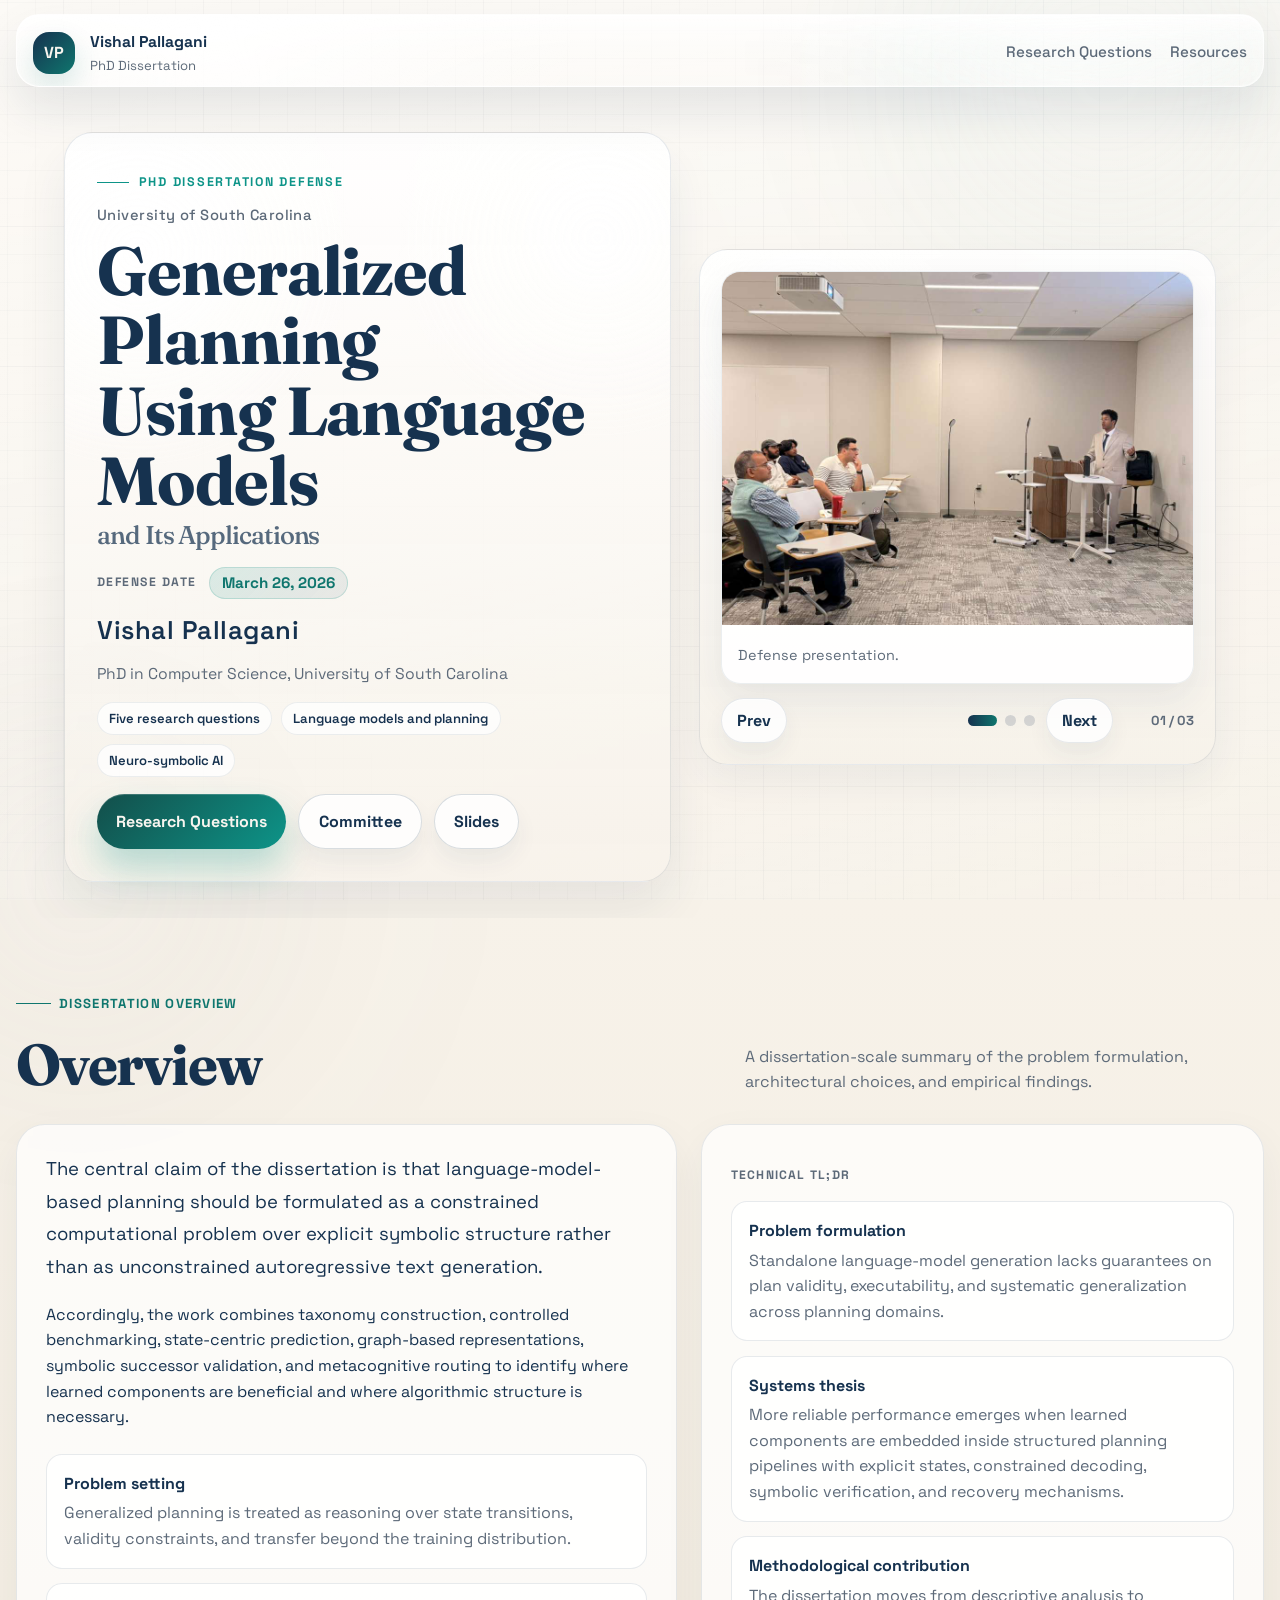
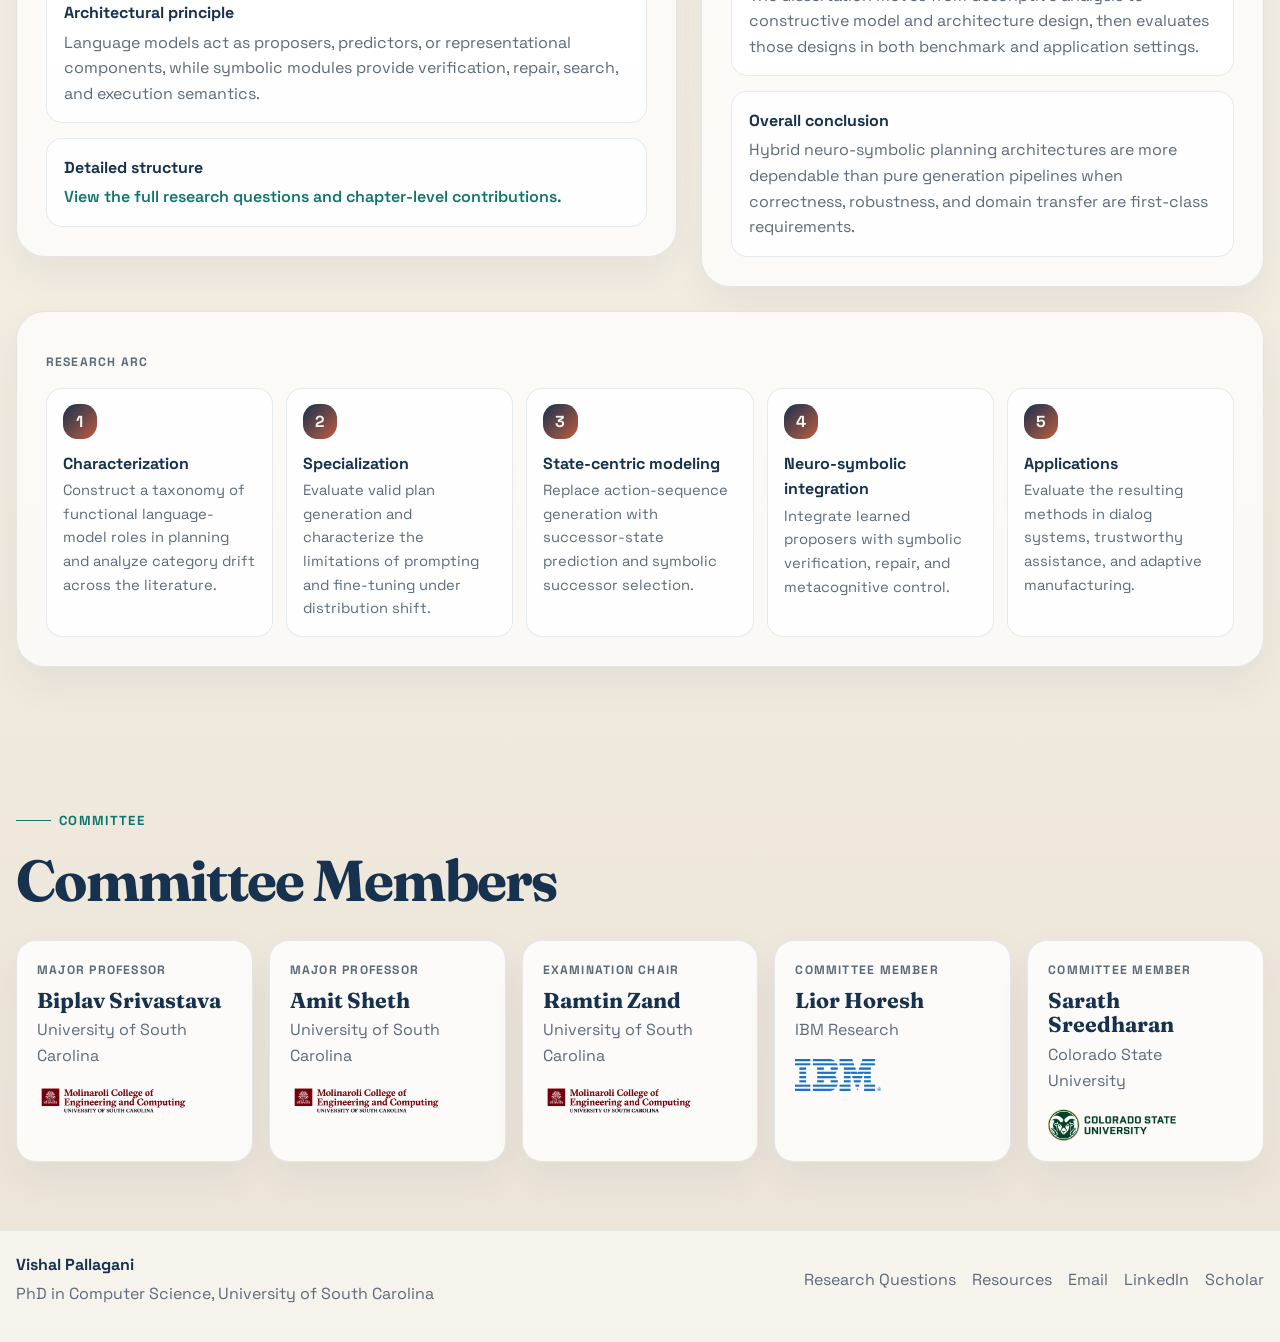
<file: index.html>
<!doctype html>
<html lang="en">

<head>
  <meta charset="UTF-8" />
  <meta name="viewport" content="width=device-width, initial-scale=1.0" />
  <meta name="description"
    content="Landing page for Vishal Pallagani's PhD dissertation, featuring the March 26, 2026 defense milestone, dissertation overview, committee, and defense gallery." />
  <title>Vishal Pallagani | PhD Dissertation</title>
  <link rel="icon"
    href="data:image/svg+xml,%3Csvg xmlns='http://www.w3.org/2000/svg' viewBox='0 0 64 64'%3E%3Crect width='64' height='64' rx='16' fill='%2316324f'/%3E%3Cpath d='M18 18h10l8 18 8-18h10L38 50h-12z' fill='%23f5f0e7'/%3E%3C/svg%3E" />
  <link rel="preconnect" href="https://fonts.googleapis.com" />
  <link rel="preconnect" href="https://fonts.gstatic.com" crossorigin />
  <link
    href="https://fonts.googleapis.com/css2?family=Fraunces:wght@500;600;700;800;900&family=Space+Grotesk:wght@400;500;700&display=swap"
    rel="stylesheet" />
  <link rel="stylesheet" href="styles.css" />
</head>

<body class="home-page">
  <div class="page-shell">
    <div class="ambient-grid" aria-hidden="true"></div>
    <header class="site-header">
      <a class="brand" href="#top">
        <span class="brand-mark">VP</span>
        <span class="brand-copy">
          <strong>Vishal Pallagani</strong>
          <span>PhD Dissertation</span>
        </span>
      </a>
      <button class="nav-toggle" type="button" aria-expanded="false" aria-controls="site-nav"
        aria-label="Toggle navigation">
        Menu
      </button>
      <nav class="site-nav" id="site-nav" aria-label="Primary">
        <a href="research-questions.html">Research Questions</a>
        <a href="resources.html">Resources</a>
      </nav>
    </header>

    <main id="top">
      <section class="hero hero-refined" id="hero-section">
        <div class="hero-inner hero-refined-inner">
          <div class="hero-title-panel panel">
            <p class="hero-eyebrow hero-eyebrow-refined">
              <span class="hero-eyebrow-line" aria-hidden="true"></span>
              PhD Dissertation Defense
            </p>
            <p class="hero-institution">University of South Carolina</p>
            <h1 class="hero-refined-title">
              <span class="hero-refined-line">Generalized Planning</span>
              <span class="hero-refined-line">Using Language Models</span>
              <span class="hero-refined-subtitle">and Its Applications</span>
            </h1>
            <div class="hero-meta-stack">
              <p class="hero-date-line">
                <span class="hero-date-label">Defense Date</span>
                <span class="hero-date-value">March 26, 2026</span>
              </p>
              <p class="hero-name">Vishal Pallagani</p>
              <p class="hero-role-line">PhD in Computer Science, University of South Carolina</p>
            </div>
            <div class="hero-fact-row">
              <span class="hero-fact">Five research questions</span>
              <span class="hero-fact">Language models and planning</span>
              <span class="hero-fact">Neuro-symbolic AI</span>
            </div>
            <div class="hero-actions hero-actions-refined">
              <a class="button button-primary" href="research-questions.html">Research Questions</a>
              <a class="button button-secondary" href="#committee">Committee</a>
              <a class="button button-secondary"
                href="https://docs.google.com/presentation/d/16_v1ZUR5Q1cwCLThZIlaUsHVXcTkjCGpHNDgqr-wP4o/edit?usp=sharing"
                target="_blank" rel="noopener noreferrer">Slides</a>
            </div>
          </div>
          <article class="hero-gallery-card gallery-slider panel reveal" data-gallery id="gallery">
            <div class="gallery-viewport">
              <div class="gallery-track">
                <figure class="gallery-slide">
                  <img src="images/slide2.jpg"
                    alt="Vishal Pallagani presenting his dissertation defense in a classroom on March 26, 2026."
                    loading="eager" />
                  <figcaption>Defense presentation.</figcaption>
                </figure>
                <figure class="gallery-slide">
                  <img src="images/slide_1.jpg"
                    alt="Vishal Pallagani posing after the defense with attendees in the room and remote participants on screen."
                    loading="lazy" />
                  <figcaption>Post-defense photo.</figcaption>
                </figure>
                <figure class="gallery-slide">
                  <img src="images/Vishal-PhD-cake.jpg"
                    alt="Vishal Pallagani celebrating after the dissertation defense."
                    loading="lazy" />
                  <figcaption>Celebration.</figcaption>
                </figure>
              </div>
            </div>
            <div class="gallery-controls">
              <button class="gallery-control" type="button" data-gallery-prev aria-label="Previous slide">Prev</button>
              <div class="gallery-dots" aria-label="Gallery slide navigation">
                <button class="gallery-dot" type="button" data-gallery-dot="0" aria-label="Go to slide 1"></button>
                <button class="gallery-dot" type="button" data-gallery-dot="1" aria-label="Go to slide 2"></button>
                <button class="gallery-dot" type="button" data-gallery-dot="2" aria-label="Go to slide 3"></button>
              </div>
              <button class="gallery-control" type="button" data-gallery-next aria-label="Next slide">Next</button>
              <span class="gallery-counter" data-gallery-counter>01 / 03</span>
            </div>
          </article>
        </div>
      </section>

      <section class="section" id="overview">
        <div class="section-heading reveal">
          <div>
            <p class="eyebrow">Dissertation Overview</p>
            <h2>Overview</h2>
          </div>
          <p>
            A dissertation-scale summary of the problem formulation, architectural choices, and empirical findings.
          </p>
        </div>

        <div class="overview-grid">
          <article class="panel narrative reveal">
            <p class="lead">
              The central claim of the dissertation is that language-model-based planning should be formulated as a
              constrained computational problem over explicit symbolic structure rather than as unconstrained
              autoregressive text generation.
            </p>
            <p>
              Accordingly, the work combines taxonomy construction, controlled benchmarking, state-centric prediction,
              graph-based representations, symbolic successor validation, and metacognitive routing to identify where
              learned components are beneficial and where algorithmic structure is necessary.
            </p>
            <div class="glance-list">
              <div class="glance-item">
                <strong>Problem setting</strong>
                <span>Generalized planning is treated as reasoning over state transitions, validity constraints, and
                  transfer beyond the training distribution.</span>
              </div>
              <div class="glance-item">
                <strong>Architectural principle</strong>
                <span>Language models act as proposers, predictors, or representational components, while symbolic
                  modules provide verification, repair, search, and execution semantics.</span>
              </div>
              <div class="glance-item">
                <strong>Detailed structure</strong>
                <span><a class="overview-link" href="research-questions.html">View the full research questions and
                    chapter-level contributions.</a></span>
              </div>
            </div>
          </article>

          <article class="panel flow reveal overview-synthesis-panel">
            <p class="visual-tag">Technical TL;DR</p>
            <div class="glance-list overview-glance-list">
              <div class="glance-item">
                <strong>Problem formulation</strong>
                <span>Standalone language-model generation lacks guarantees on plan validity, executability, and
                  systematic generalization across planning domains.</span>
              </div>
              <div class="glance-item">
                <strong>Systems thesis</strong>
                <span>More reliable performance emerges when learned components are embedded inside structured planning
                  pipelines with explicit states, constrained decoding, symbolic verification, and recovery
                  mechanisms.</span>
              </div>
              <div class="glance-item">
                <strong>Methodological contribution</strong>
                <span>The dissertation moves from descriptive analysis to constructive model and architecture design,
                  then evaluates those designs in both benchmark and application settings.</span>
              </div>
              <div class="glance-item">
                <strong>Overall conclusion</strong>
                <span>Hybrid neuro-symbolic planning architectures are more dependable than pure generation pipelines
                  when correctness, robustness, and domain transfer are first-class requirements.</span>
              </div>
            </div>
          </article>
        </div>

        <article class="panel flow reveal overview-arc-panel">
          <p class="visual-tag">Research Arc</p>
          <div class="flow-steps overview-arc-steps">
            <div class="flow-step">
              <span class="flow-badge">1</span>
              <div>
                <strong>Characterization</strong>
                <p>Construct a taxonomy of functional language-model roles in planning and analyze category drift across
                  the literature.</p>
              </div>
            </div>
            <div class="flow-step">
              <span class="flow-badge">2</span>
              <div>
                <strong>Specialization</strong>
                <p>Evaluate valid plan generation and characterize the limitations of prompting and fine-tuning under
                  distribution shift.</p>
              </div>
            </div>
            <div class="flow-step">
              <span class="flow-badge">3</span>
              <div>
                <strong>State-centric modeling</strong>
                <p>Replace action-sequence generation with successor-state prediction and symbolic successor
                  selection.</p>
              </div>
            </div>
            <div class="flow-step">
              <span class="flow-badge">4</span>
              <div>
                <strong>Neuro-symbolic integration</strong>
                <p>Integrate learned proposers with symbolic verification, repair, and metacognitive control.</p>
              </div>
            </div>
            <div class="flow-step">
              <span class="flow-badge">5</span>
              <div>
                <strong>Applications</strong>
                <p>Evaluate the resulting methods in dialog systems, trustworthy assistance, and adaptive
                  manufacturing.</p>
              </div>
            </div>
          </div>
        </article>
      </section>

      <section class="section" id="committee">
        <div class="section-heading reveal">
          <div>
            <p class="eyebrow">Committee</p>
            <h2>Committee Members</h2>
          </div>
        </div>

        <div class="committee-grid">
          <article class="committee-card panel reveal">
            <p class="committee-role">Major Professor</p>
            <h3>Biplav Srivastava</h3>
            <p>University of South Carolina</p>
            <img src="images/uofsc.png" alt="University of South Carolina" loading="lazy" />
          </article>
          <article class="committee-card panel reveal">
            <p class="committee-role">Major Professor</p>
            <h3>Amit Sheth</h3>
            <p>University of South Carolina</p>
            <img src="images/uofsc.png" alt="University of South Carolina" loading="lazy" />
          </article>
          <article class="committee-card panel reveal">
            <p class="committee-role">Examination Chair</p>
            <h3>Ramtin Zand</h3>
            <p>University of South Carolina</p>
            <img src="images/uofsc.png" alt="University of South Carolina" loading="lazy" />
          </article>
          <article class="committee-card panel reveal">
            <p class="committee-role">Committee Member</p>
            <h3>Lior Horesh</h3>
            <p>IBM Research</p>
            <img src="images/ibm.png" alt="IBM Research" loading="lazy" />
          </article>
          <article class="committee-card panel reveal">
            <p class="committee-role">Committee Member</p>
            <h3>Sarath Sreedharan</h3>
            <p>Colorado State University</p>
            <img src="images/colorado.png" alt="Colorado State University" loading="lazy" />
          </article>
        </div>
      </section>
    </main>

    <footer class="site-footer">
      <div class="footer-inner">
        <div>
          <strong>Vishal Pallagani</strong>
          <p>PhD in Computer Science, University of South Carolina</p>
        </div>
        <div class="footer-links">
          <a href="research-questions.html">Research Questions</a>
          <a href="resources.html">Resources</a>
          <a href="mailto:vishal.pallagani@gmail.com">Email</a>
          <a href="https://www.linkedin.com/in/vishalpallagani" target="_blank" rel="noopener noreferrer">LinkedIn</a>
          <a href="https://scholar.google.com/citations?user=uUkfixUAAAAJ&hl=en" target="_blank"
            rel="noopener noreferrer">Scholar</a>
        </div>
      </div>
    </footer>
  </div>
  <script src="script.js" defer></script>
</body>

</html>
</file>
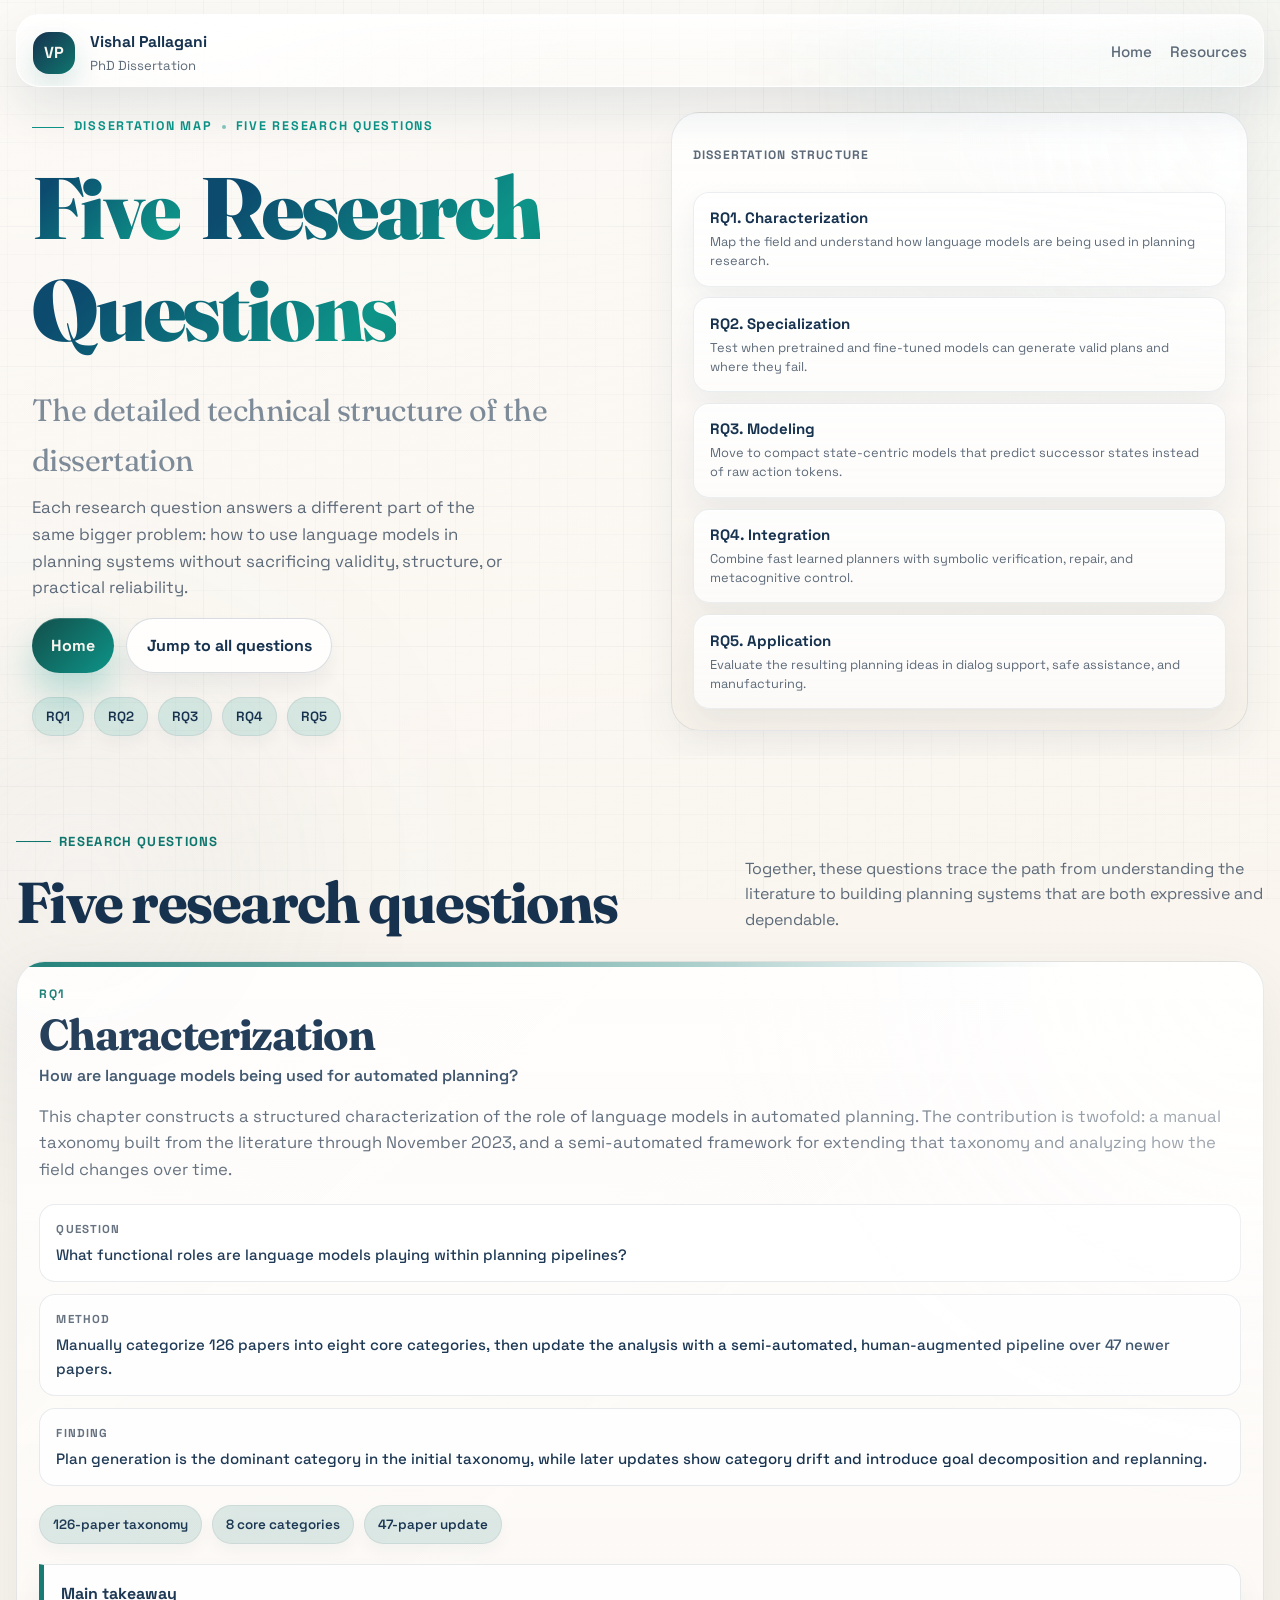
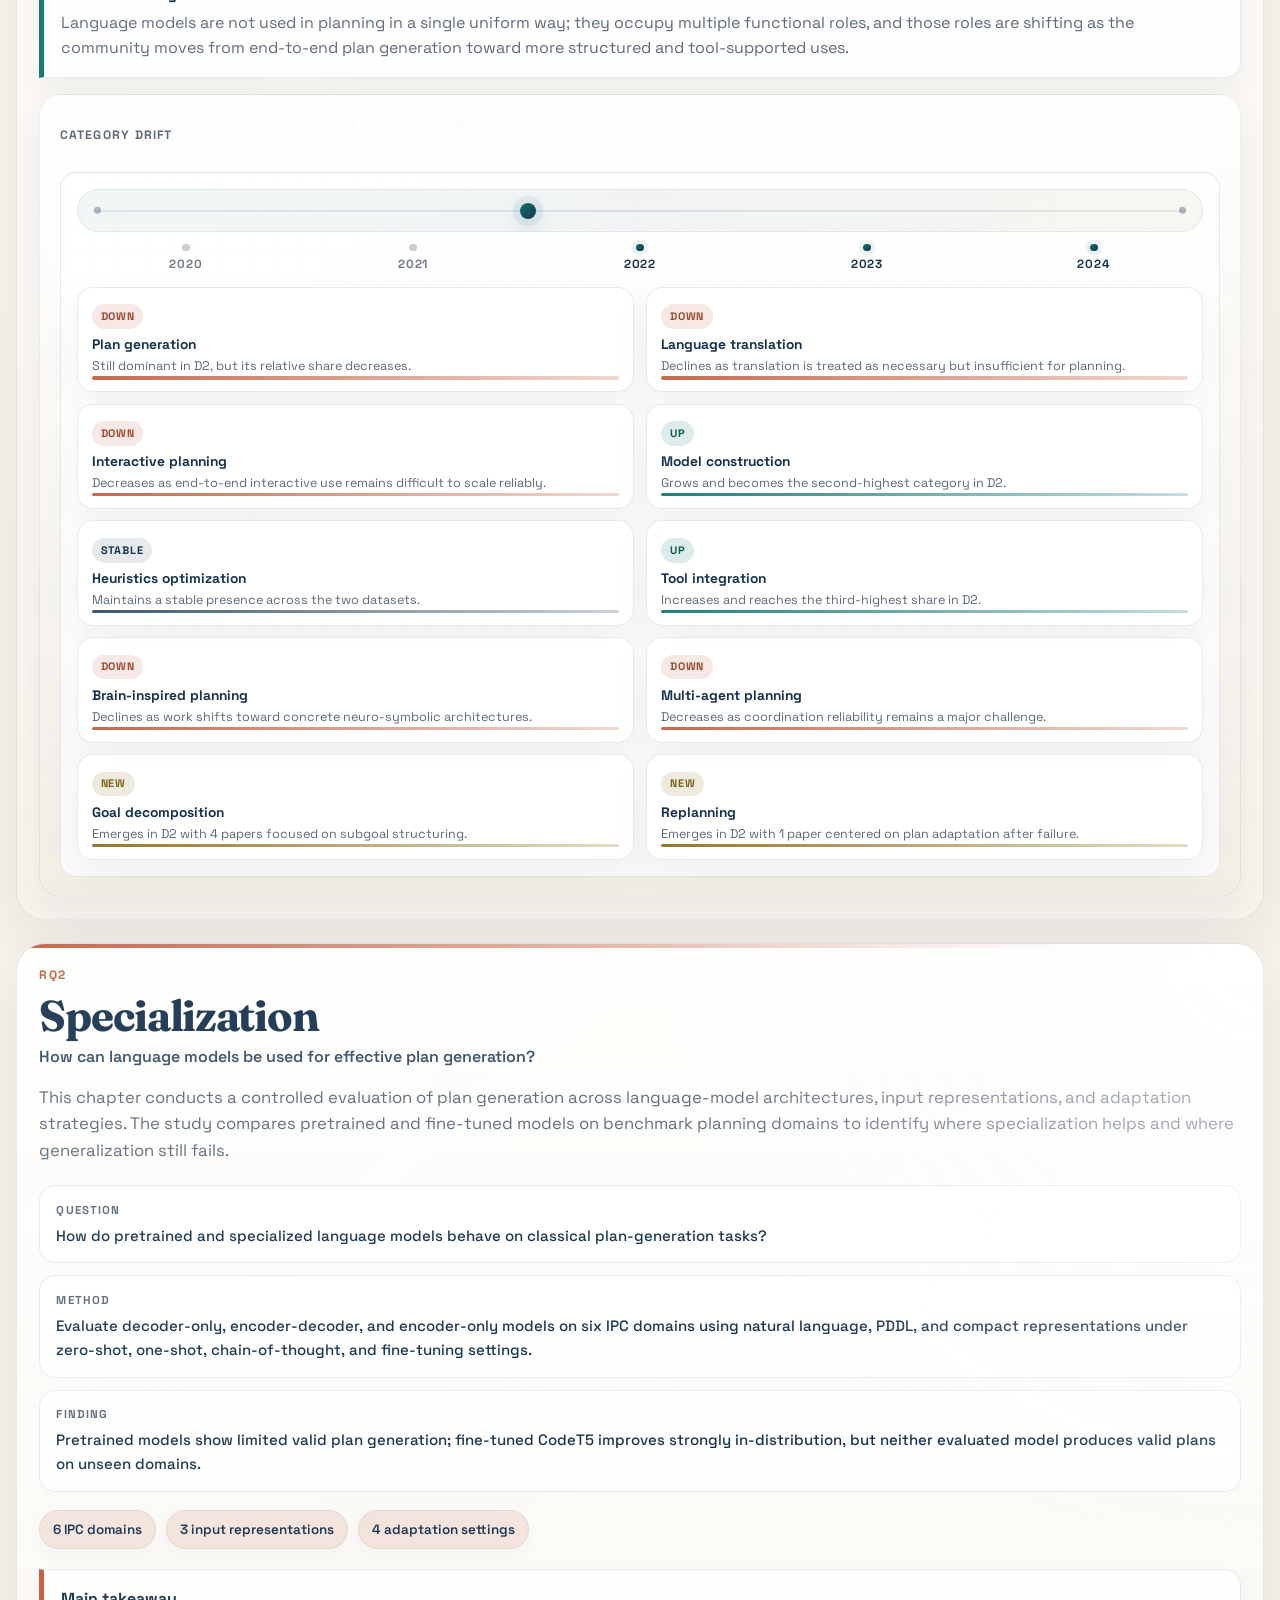
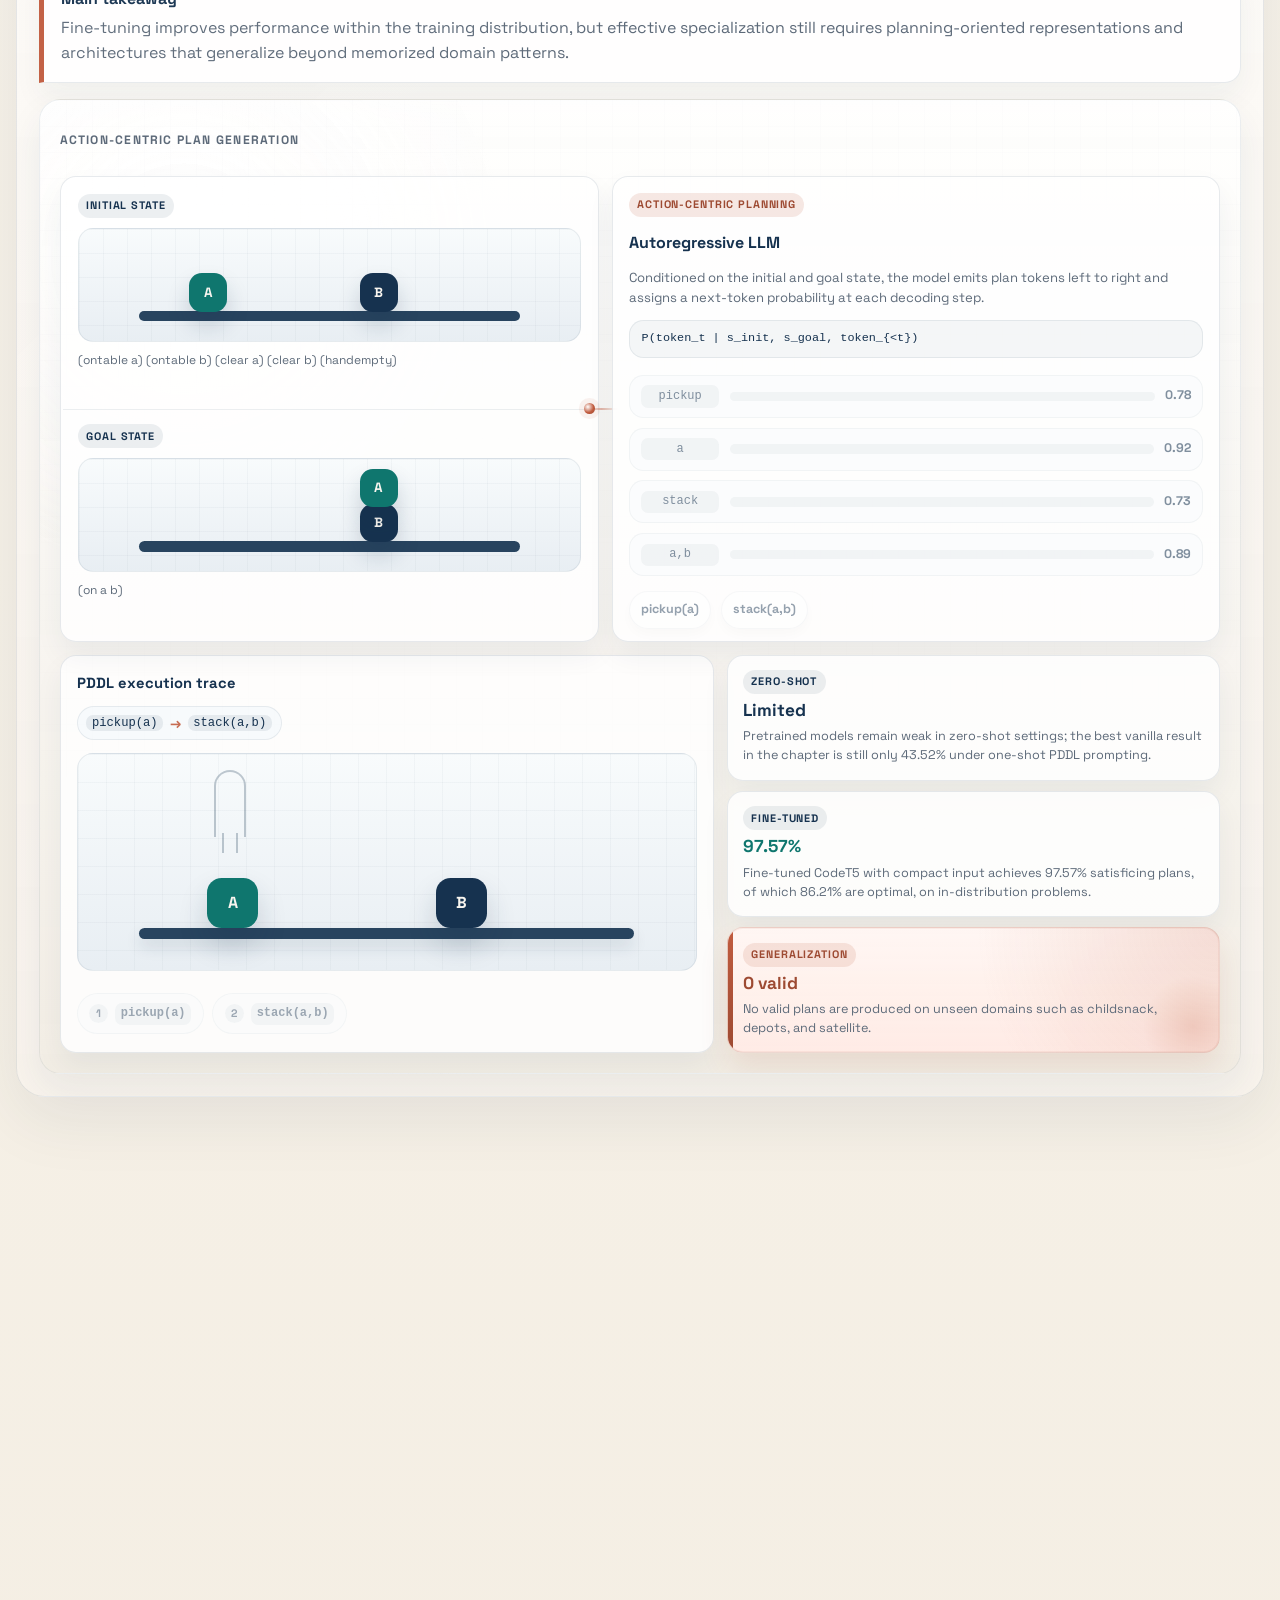
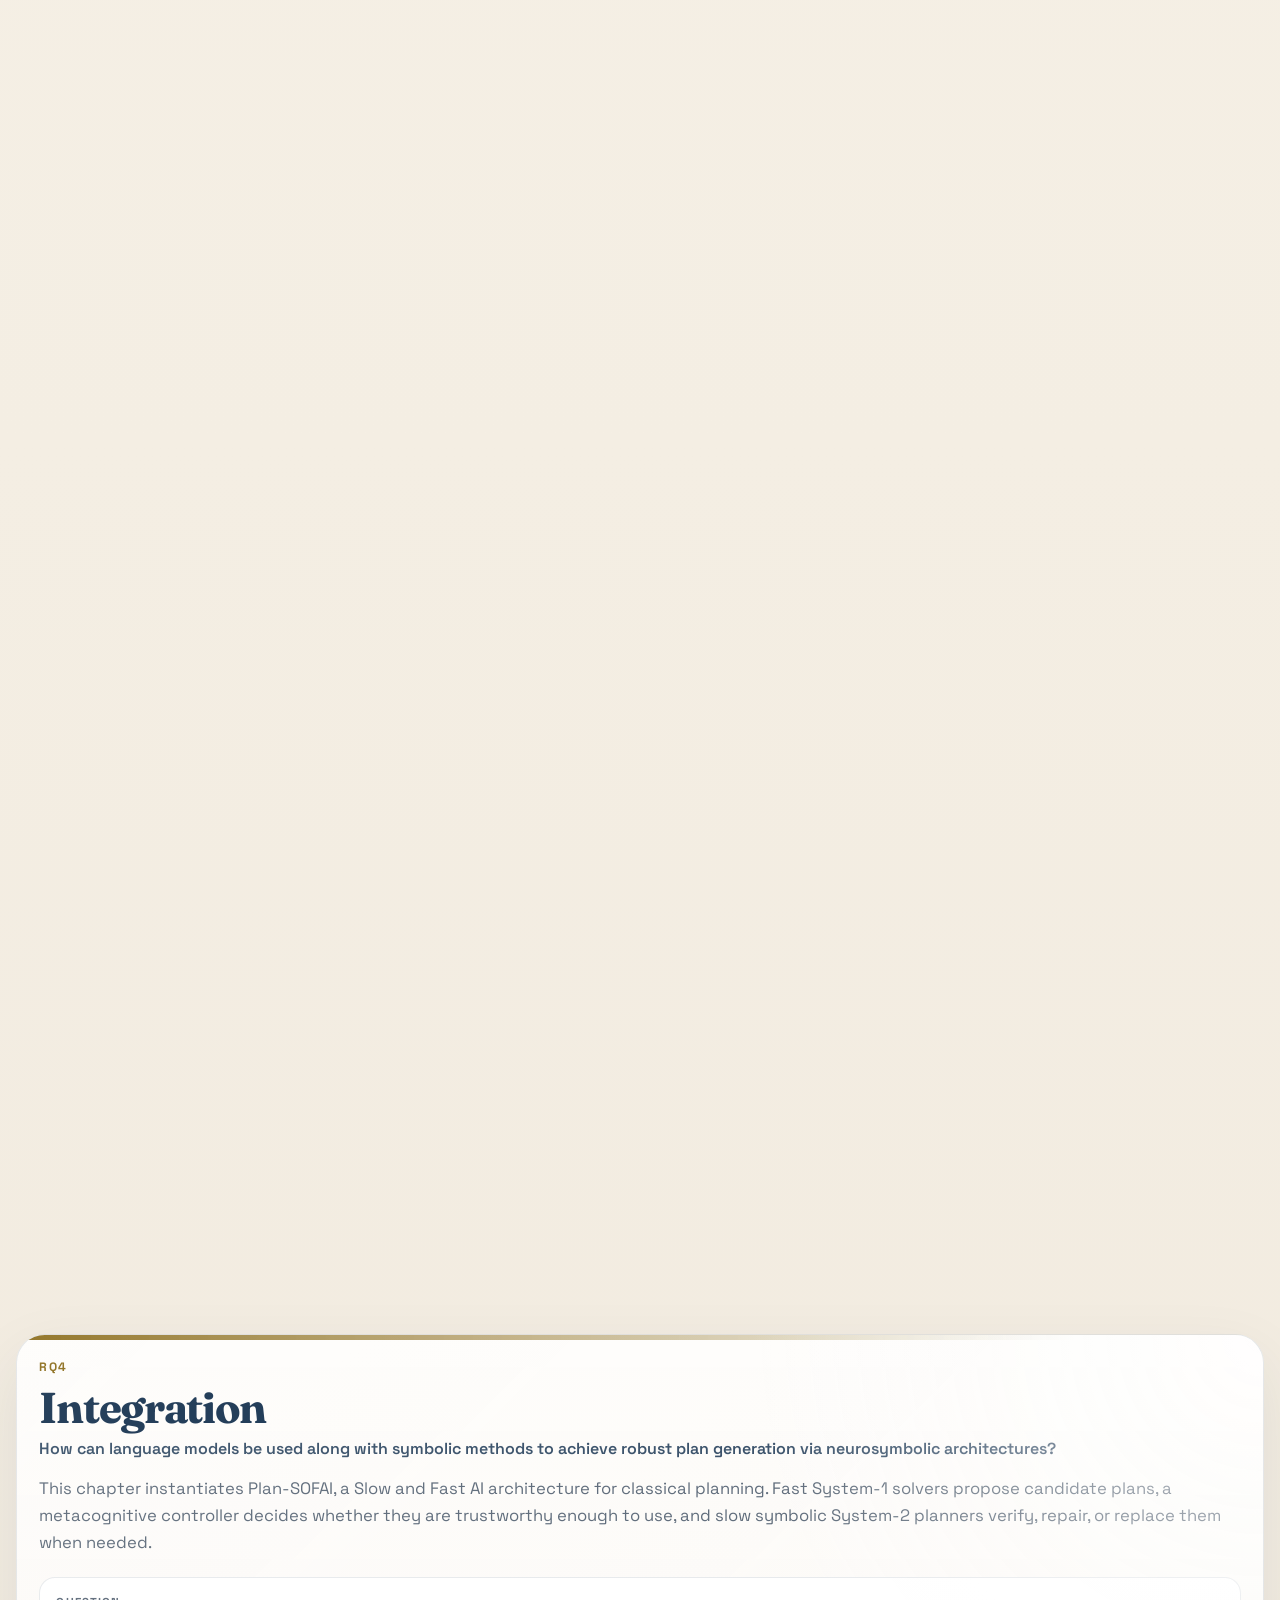
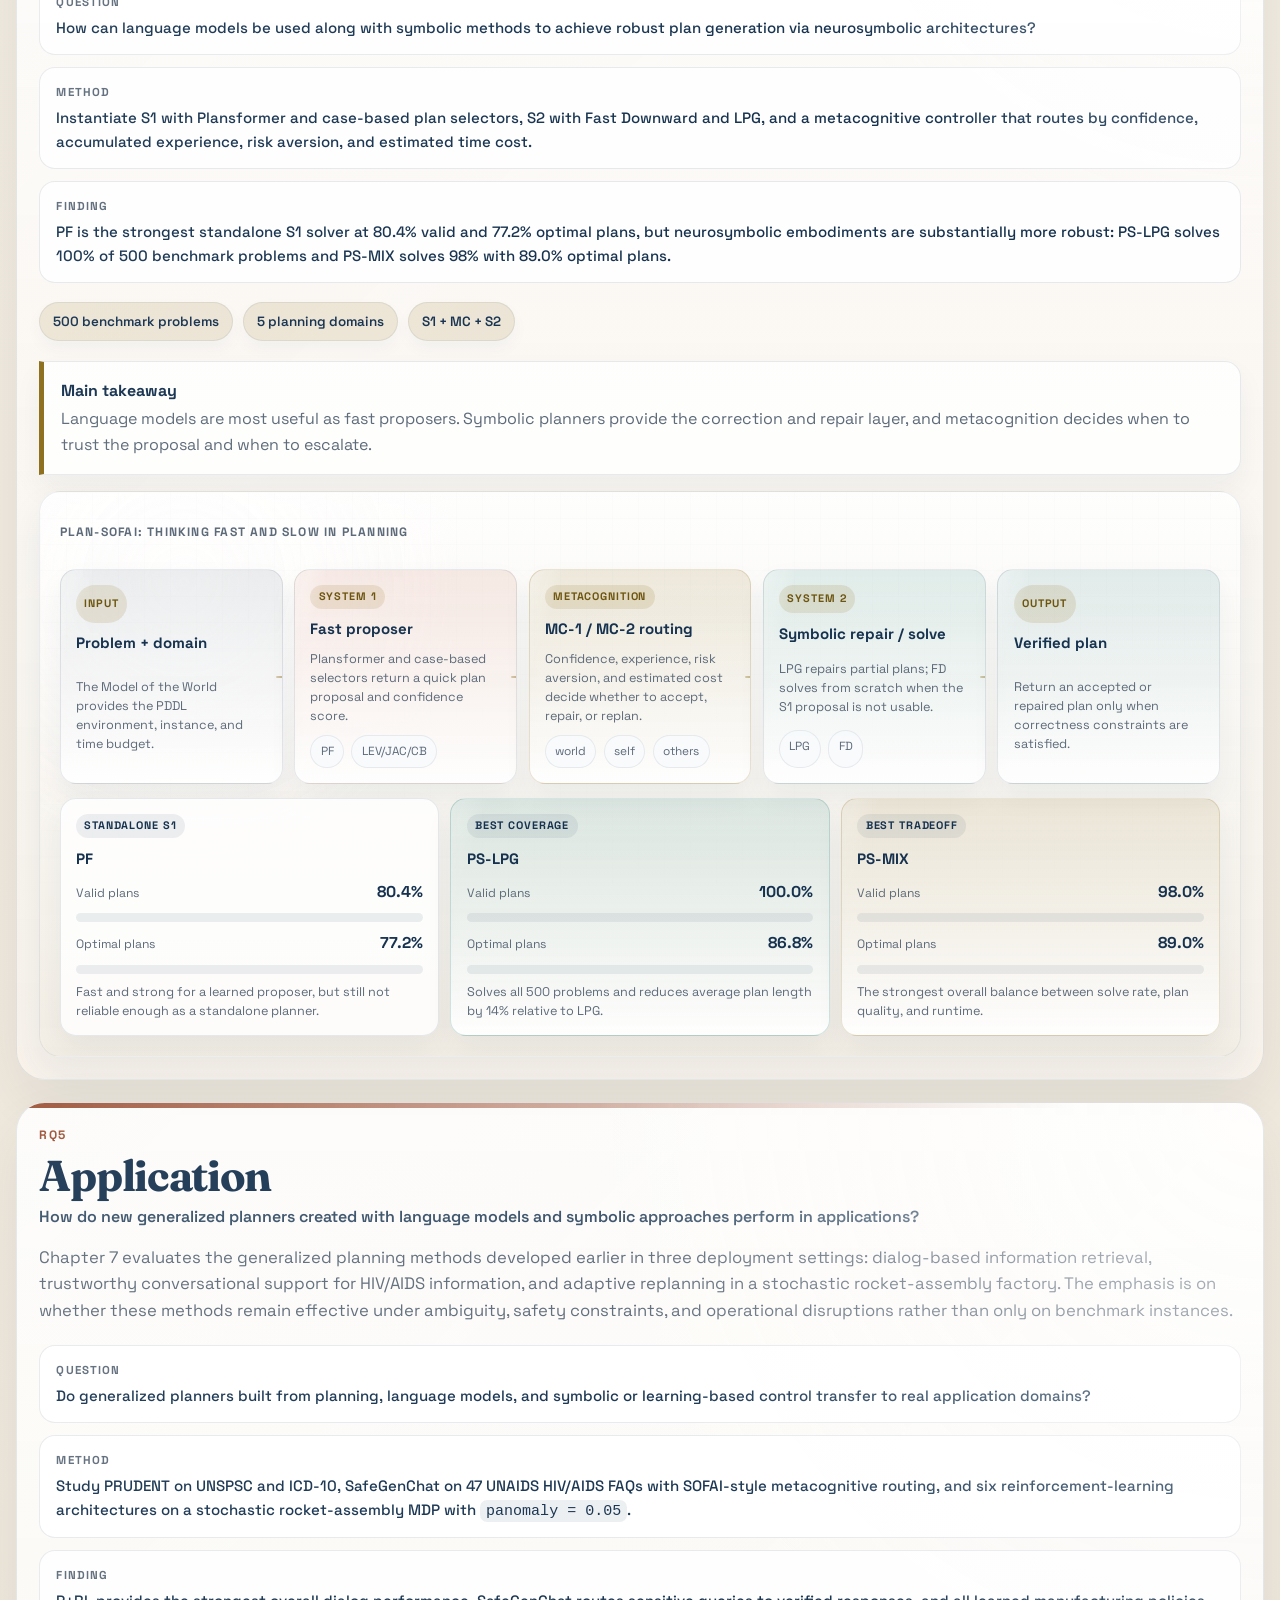
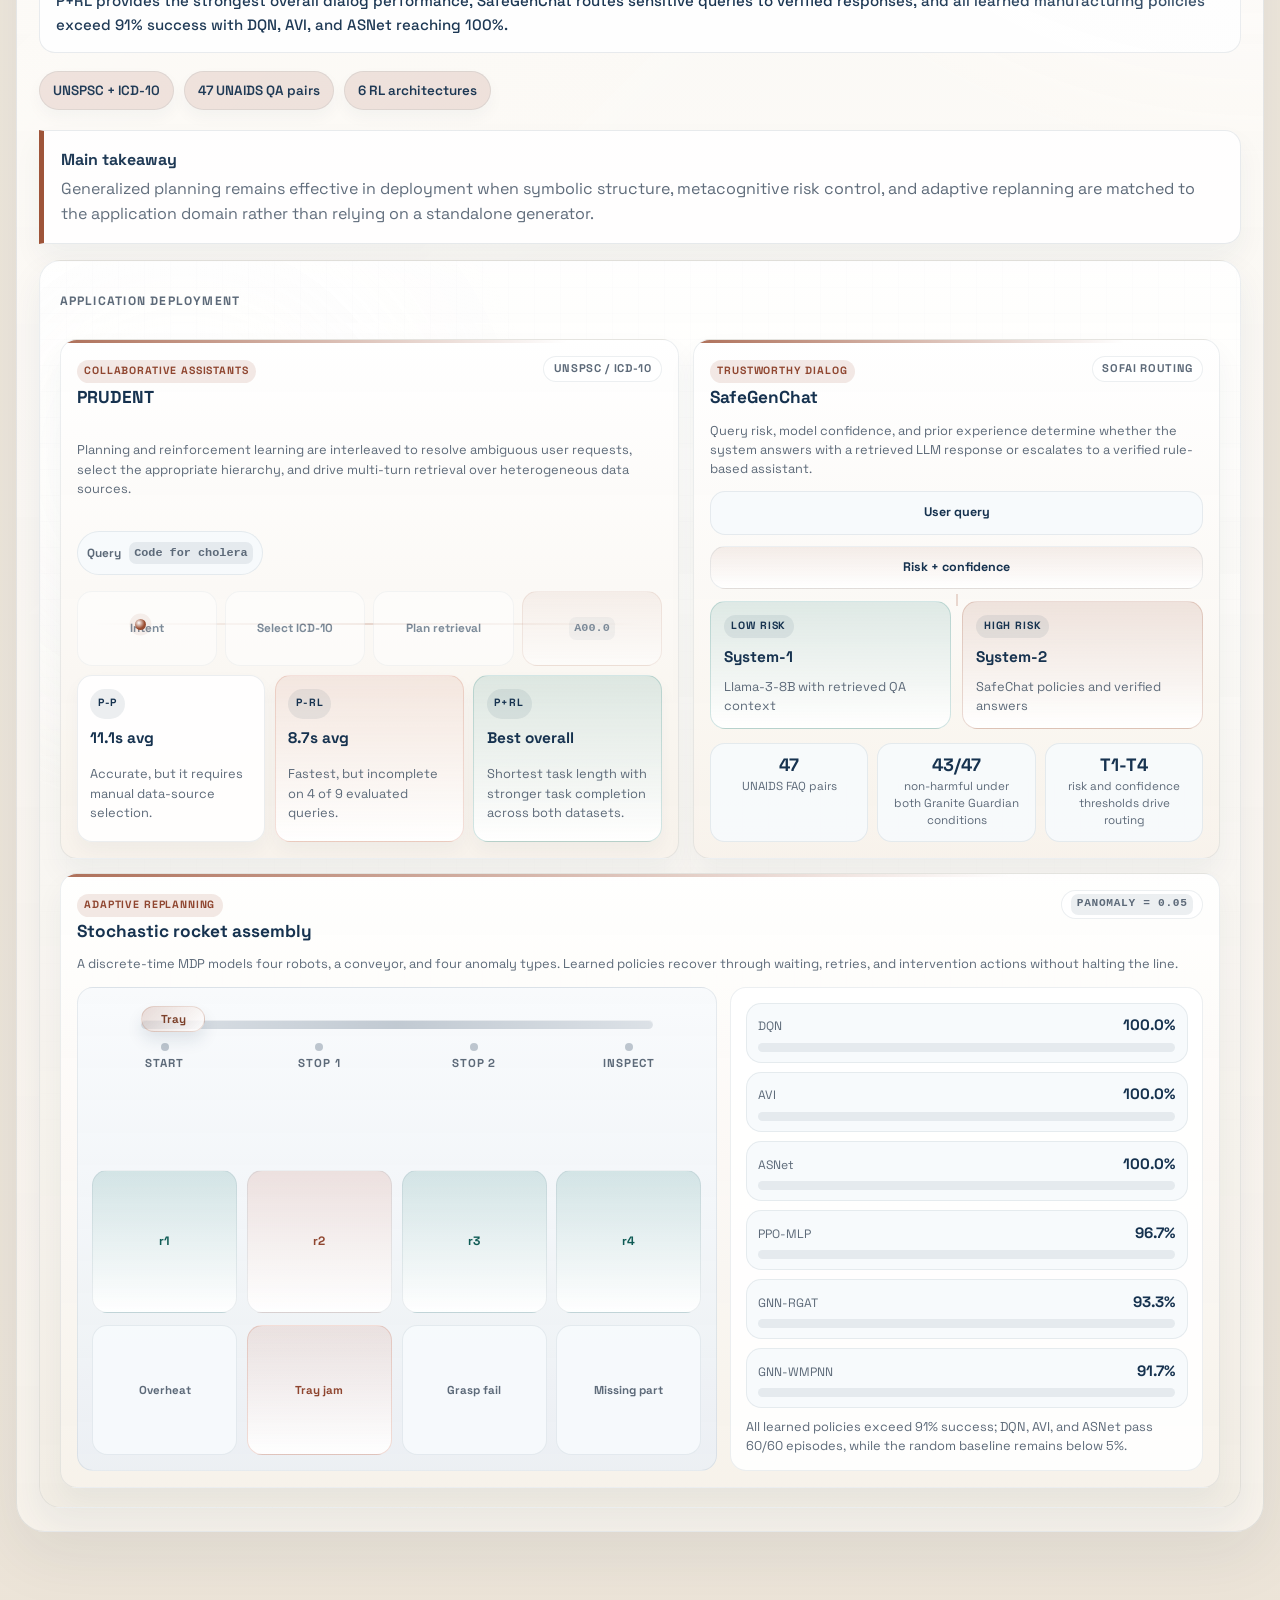
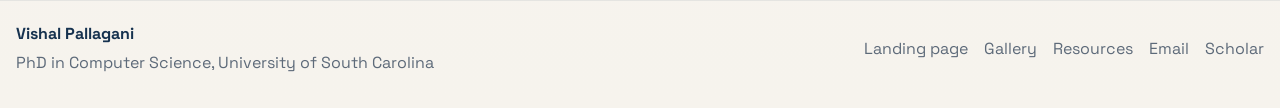
<file: research-questions.html>
<!doctype html>
<html lang="en">

<head>
  <meta charset="UTF-8" />
  <meta name="viewport" content="width=device-width, initial-scale=1.0" />
  <meta name="description"
    content="Detailed research questions from Vishal Pallagani's PhD dissertation on generalized planning using language models." />
  <title>Research Questions | Vishal Pallagani</title>
  <link rel="icon"
    href="data:image/svg+xml,%3Csvg xmlns='http://www.w3.org/2000/svg' viewBox='0 0 64 64'%3E%3Crect width='64' height='64' rx='16' fill='%2316324f'/%3E%3Cpath d='M18 18h10l8 18 8-18h10L38 50h-12z' fill='%23f5f0e7'/%3E%3C/svg%3E" />
  <link rel="preconnect" href="https://fonts.googleapis.com" />
  <link rel="preconnect" href="https://fonts.gstatic.com" crossorigin />
  <link
    href="https://fonts.googleapis.com/css2?family=Fraunces:wght@500;600;700;800;900&family=Space+Grotesk:wght@400;500;700&display=swap"
    rel="stylesheet" />
  <link rel="stylesheet" href="styles.css" />
</head>

<body class="questions-page">
  <div class="page-shell">
    <div class="ambient-grid" aria-hidden="true"></div>
    <header class="site-header">
      <a class="brand" href="index.html">
        <span class="brand-mark">VP</span>
        <span class="brand-copy">
          <strong>Vishal Pallagani</strong>
          <span>PhD Dissertation</span>
        </span>
      </a>
      <button class="nav-toggle" type="button" aria-expanded="false" aria-controls="site-nav"
        aria-label="Toggle navigation">
        Menu
      </button>
      <nav class="site-nav" id="site-nav" aria-label="Primary">
        <a href="index.html">Home</a>
        <a href="resources.html">Resources</a>
      </nav>
    </header>

    <main>
      <section class="hero" id="questions-top">
        <canvas id="hero-mesh" aria-hidden="true"></canvas>
        <div class="hero-inner page-hero-layout">
          <div class="hero-copy page-hero-copy">
            <p class="hero-eyebrow">
              <span class="hero-eyebrow-line" aria-hidden="true"></span>
              Dissertation map
              <span class="hero-eyebrow-dot" aria-hidden="true"></span>
              Five research questions
            </p>
            <h1 class="hero-headline page-hero-title">
              <span class="hero-word hero-word-1">Five</span>
              <span class="hero-word hero-word-2">Research</span>
              <span class="hero-word hero-word-3">Questions</span>
            </h1>
            <p class="hero-subtitle">The detailed technical structure of the dissertation</p>
            <p class="hero-description">
              Each research question answers a different part of the same bigger problem: how to use language
              models in planning systems without sacrificing validity, structure, or practical reliability.
            </p>
            <div class="hero-actions">
              <a class="button button-primary" href="index.html">Home</a>
              <a class="button button-secondary" href="#questions">Jump to all questions</a>
            </div>
            <div class="hero-chip-row page-chip-row">
              <a class="chip chip-link" href="#rq1">RQ1</a>
              <a class="chip chip-link" href="#rq2">RQ2</a>
              <a class="chip chip-link" href="#rq3">RQ3</a>
              <a class="chip chip-link" href="#rq4">RQ4</a>
              <a class="chip chip-link" href="#rq5">RQ5</a>
            </div>
          </div>

          <aside class="page-summary-card panel reveal">
            <p class="visual-tag">Dissertation structure</p>
            <div class="page-summary-list">
              <article class="page-summary-item">
                <strong>RQ1. Characterization</strong>
                <p>Map the field and understand how language models are being used in planning research.</p>
              </article>
              <article class="page-summary-item">
                <strong>RQ2. Specialization</strong>
                <p>Test when pretrained and fine-tuned models can generate valid plans and where they fail.</p>
              </article>
              <article class="page-summary-item">
                <strong>RQ3. Modeling</strong>
                <p>Move to compact state-centric models that predict successor states instead of raw action tokens.</p>
              </article>
              <article class="page-summary-item">
                <strong>RQ4. Integration</strong>
                <p>Combine fast learned planners with symbolic verification, repair, and metacognitive control.</p>
              </article>
              <article class="page-summary-item">
                <strong>RQ5. Application</strong>
                <p>Evaluate the resulting planning ideas in dialog support, safe assistance, and manufacturing.</p>
              </article>
            </div>
          </aside>
        </div>
      </section>

      <section class="section" id="questions">
        <div class="section-heading reveal">
          <div>
            <p class="eyebrow">Research Questions</p>
            <h2>Five research questions</h2>
          </div>
          <p>
            Together, these questions trace the path from understanding the literature to building planning
            systems that are both expressive and dependable.
          </p>
        </div>

        <div class="rq-stack">
          <article class="rq-card reveal" id="rq1" style="--accent: #0f766e; --accent-soft: rgba(15, 118, 110, 0.14);">
            <div class="rq-copy">
              <p class="rq-kicker">RQ1</p>
              <h3>Characterization</h3>
              <p class="rq-question">How are language models being used for automated planning?</p>
              <p class="rq-brief">
                This chapter constructs a structured characterization of the role of language models in
                automated planning. The contribution is twofold: a manual taxonomy built from the
                literature through November 2023, and a semi-automated framework for extending that
                taxonomy and analyzing how the field changes over time.
              </p>
              <div class="fact-grid">
                <div class="fact-row">
                  <span class="fact-label">Question</span>
                  <span class="fact-value">What functional roles are language models playing within planning
                    pipelines?</span>
                </div>
                <div class="fact-row">
                  <span class="fact-label">Method</span>
                  <span class="fact-value">Manually categorize 126 papers into eight core categories, then update the
                    analysis with a semi-automated, human-augmented pipeline over 47 newer papers.</span>
                </div>
                <div class="fact-row">
                  <span class="fact-label">Finding</span>
                  <span class="fact-value">Plan generation is the dominant category in the initial taxonomy, while later
                    updates show category drift and introduce goal decomposition and replanning.</span>
                </div>
              </div>
              <div class="chip-row">
                <span class="chip">126-paper taxonomy</span>
                <span class="chip">8 core categories</span>
                <span class="chip">47-paper update</span>
              </div>
              <div class="takeaway">
                <strong>Main takeaway</strong>
                <p>Language models are not used in planning in a single uniform way; they occupy multiple functional
                  roles, and those roles are shifting as the community moves from end-to-end plan generation toward more
                  structured and tool-supported uses.</p>
              </div>
            </div>

            <div class="visual-panel survey-visual">
              <p class="visual-title">Category drift</p>
              <div class="taxonomy-drift">
                <div class="drift-timeline">
                  <div class="drift-timeline-track" aria-hidden="true">
                    <span class="drift-timeline-line"></span>
                    <span class="drift-timeline-pulse"></span>
                  </div>
                  <div class="drift-year-row">
                    <span class="drift-year">2020</span>
                    <span class="drift-year">2021</span>
                    <span class="drift-year drift-year-active">2022</span>
                    <span class="drift-year drift-year-active">2023</span>
                    <span class="drift-year drift-year-active">2024</span>
                  </div>
                </div>
                <div class="drift-grid">
                  <article class="drift-card drift-card-down">
                    <span class="drift-badge">Down</span>
                    <strong>Plan generation</strong>
                    <p>Still dominant in D2, but its relative share decreases.</p>
                  </article>
                  <article class="drift-card drift-card-down">
                    <span class="drift-badge">Down</span>
                    <strong>Language translation</strong>
                    <p>Declines as translation is treated as necessary but insufficient for planning.</p>
                  </article>
                  <article class="drift-card drift-card-down">
                    <span class="drift-badge">Down</span>
                    <strong>Interactive planning</strong>
                    <p>Decreases as end-to-end interactive use remains difficult to scale reliably.</p>
                  </article>
                  <article class="drift-card drift-card-up">
                    <span class="drift-badge">Up</span>
                    <strong>Model construction</strong>
                    <p>Grows and becomes the second-highest category in D2.</p>
                  </article>
                  <article class="drift-card drift-card-stable">
                    <span class="drift-badge">Stable</span>
                    <strong>Heuristics optimization</strong>
                    <p>Maintains a stable presence across the two datasets.</p>
                  </article>
                  <article class="drift-card drift-card-up">
                    <span class="drift-badge">Up</span>
                    <strong>Tool integration</strong>
                    <p>Increases and reaches the third-highest share in D2.</p>
                  </article>
                  <article class="drift-card drift-card-down">
                    <span class="drift-badge">Down</span>
                    <strong>Brain-inspired planning</strong>
                    <p>Declines as work shifts toward concrete neuro-symbolic architectures.</p>
                  </article>
                  <article class="drift-card drift-card-down">
                    <span class="drift-badge">Down</span>
                    <strong>Multi-agent planning</strong>
                    <p>Decreases as coordination reliability remains a major challenge.</p>
                  </article>
                  <article class="drift-card drift-card-new">
                    <span class="drift-badge">New</span>
                    <strong>Goal decomposition</strong>
                    <p>Emerges in D2 with 4 papers focused on subgoal structuring.</p>
                  </article>
                  <article class="drift-card drift-card-new">
                    <span class="drift-badge">New</span>
                    <strong>Replanning</strong>
                    <p>Emerges in D2 with 1 paper centered on plan adaptation after failure.</p>
                  </article>
                </div>
              </div>
            </div>
          </article>

          <article class="rq-card reveal" id="rq2" style="--accent: #c15c3f; --accent-soft: rgba(193, 92, 63, 0.14);">
            <div class="rq-copy">
              <p class="rq-kicker">RQ2</p>
              <h3>Specialization</h3>
              <p class="rq-question">How can language models be used for effective plan generation?</p>
              <p class="rq-brief">
                This chapter conducts a controlled evaluation of plan generation across language-model
                architectures, input representations, and adaptation strategies. The study compares
                pretrained and fine-tuned models on benchmark planning domains to identify where
                specialization helps and where generalization still fails.
              </p>
              <div class="fact-grid">
                <div class="fact-row">
                  <span class="fact-label">Question</span>
                  <span class="fact-value">How do pretrained and specialized language models behave on classical
                    plan-generation tasks?</span>
                </div>
                <div class="fact-row">
                  <span class="fact-label">Method</span>
                  <span class="fact-value">Evaluate decoder-only, encoder-decoder, and encoder-only models on six IPC
                    domains using natural language, PDDL, and compact representations under zero-shot, one-shot,
                    chain-of-thought, and fine-tuning settings.</span>
                </div>
                <div class="fact-row">
                  <span class="fact-label">Finding</span>
                  <span class="fact-value">Pretrained models show limited valid plan generation; fine-tuned CodeT5
                    improves strongly in-distribution, but neither evaluated model produces valid plans on unseen
                    domains.</span>
                </div>
              </div>
              <div class="chip-row">
                <span class="chip">6 IPC domains</span>
                <span class="chip">3 input representations</span>
                <span class="chip">4 adaptation settings</span>
              </div>
              <div class="takeaway">
                <strong>Main takeaway</strong>
                <p>Fine-tuning improves performance within the training distribution, but effective specialization still
                  requires planning-oriented representations and architectures that generalize beyond memorized domain
                  patterns.</p>
              </div>
            </div>

            <div class="visual-panel plan-visual">
              <p class="visual-title">Action-centric plan generation</p>
              <div class="action-centric-grid">
                <div class="state-column">
                  <article class="planning-state-card">
                    <span class="planning-state-label">Initial state</span>
                    <div class="mini-state-scene mini-state-initial" aria-hidden="true">
                      <div class="mini-table"></div>
                      <div class="mini-block mini-block-a">A</div>
                      <div class="mini-block mini-block-b">B</div>
                    </div>
                    <p>(ontable a) (ontable b) (clear a) (clear b) (handempty)</p>
                  </article>
                  <article class="planning-state-card">
                    <span class="planning-state-label">Goal state</span>
                    <div class="mini-state-scene mini-state-goal" aria-hidden="true">
                      <div class="mini-table"></div>
                      <div class="mini-block mini-block-b">B</div>
                      <div class="mini-block mini-block-a mini-block-a-stacked">A</div>
                    </div>
                    <p>(on a b)</p>
                  </article>
                </div>

                <div class="autoreg-card">
                  <span class="autoreg-badge">Action-centric planning</span>
                  <strong>Autoregressive LLM</strong>
                  <p>Conditioned on the initial and goal state, the model emits plan tokens left to right and assigns a
                    next-token probability at each decoding step.</p>
                  <code class="autoreg-formula">P(token_t | s_init, s_goal, token_{&lt;t})</code>
                  <div class="token-probability-list">
                    <div class="token-probability token-probability-1">
                      <code>pickup</code>
                      <div class="token-probability-bar"><span style="--value: 78%"></span></div>
                      <span>0.78</span>
                    </div>
                    <div class="token-probability token-probability-2">
                      <code>a</code>
                      <div class="token-probability-bar"><span style="--value: 92%"></span></div>
                      <span>0.92</span>
                    </div>
                    <div class="token-probability token-probability-3">
                      <code>stack</code>
                      <div class="token-probability-bar"><span style="--value: 73%"></span></div>
                      <span>0.73</span>
                    </div>
                    <div class="token-probability token-probability-4">
                      <code>a,b</code>
                      <div class="token-probability-bar"><span style="--value: 89%"></span></div>
                      <span>0.89</span>
                    </div>
                  </div>
                  <div class="generated-plan-strip">
                    <span class="generated-plan-chip generated-plan-chip-1">pickup(a)</span>
                    <span class="generated-plan-chip generated-plan-chip-2">stack(a,b)</span>
                  </div>
                </div>
              </div>

              <div class="execution-card">
                <div class="execution-header">
                  <strong>PDDL execution trace</strong>
                  <div class="execution-sequence">
                    <code>pickup(a)</code>
                    <span class="execution-arrow">&rarr;</span>
                    <code>stack(a,b)</code>
                  </div>
                </div>
                <div class="execution-scene" aria-hidden="true">
                  <div class="execution-grid"></div>
                  <div class="execution-table"></div>
                  <div class="execution-gripper"></div>
                  <div class="execution-block execution-block-a">A</div>
                  <div class="execution-block execution-block-b">B</div>
                </div>
                <div class="execution-steps">
                  <span class="execution-step execution-step-1"><span
                      class="execution-step-index">1</span><code>pickup(a)</code></span>
                  <span class="execution-step execution-step-2"><span
                      class="execution-step-index">2</span><code>stack(a,b)</code></span>
                </div>
              </div>

              <div class="rq2-metric-grid">
                <article class="rq2-metric-card">
                  <span class="rq2-metric-label">Zero-shot</span>
                  <strong>Limited</strong>
                  <p>Pretrained models remain weak in zero-shot settings; the best vanilla result in the chapter is
                    still only 43.52% under one-shot PDDL prompting.</p>
                </article>
                <article class="rq2-metric-card">
                  <span class="rq2-metric-label">Fine-tuned</span>
                  <strong>97.57%</strong>
                  <p>Fine-tuned CodeT5 with compact input achieves 97.57% satisficing plans, of which 86.21% are
                    optimal, on in-distribution problems.</p>
                </article>
                <article class="rq2-metric-card rq2-metric-card-generalization">
                  <span class="rq2-metric-label">Generalization</span>
                  <strong>0 valid</strong>
                  <p>No valid plans are produced on unseen domains such as childsnack, depots, and satellite.</p>
                </article>
              </div>
            </div>
          </article>

          <article class="rq-card reveal" id="rq3" style="--accent: #186d73; --accent-soft: rgba(24, 109, 115, 0.14);">
            <div class="rq-copy">
              <p class="rq-kicker">RQ3</p>
              <h3>Modeling</h3>
              <p class="rq-question">How can compact foundation models be trained from scratch to support plan
                generation?</p>
              <p class="rq-brief">
                This chapter reformulates generalized planning as transition-model learning. Instead of
                predicting action tokens autoregressively, a compact model predicts successor-state
                embeddings from explicit symbolic states and goals, then recovers executable actions through
                symbolic successor verification.
              </p>
              <div class="fact-grid">
                <div class="fact-row">
                  <span class="fact-label">Question</span>
                  <span class="fact-value">Can generalized planning be learned as state-to-state transition prediction
                    instead of autoregressive action generation?</span>
                </div>
                <div class="fact-row">
                  <span class="fact-label">Method</span>
                  <span class="fact-value">Encode each state-goal pair as an Instance Learning Graph (ILG), tokenize it
                    with WL, Shortest Path, GraphBPE, or SimHash, learn residual transitions with LSTM or XGBoost, and
                    decode actions by nearest valid successor matching in Succ(s_t).</span>
                </div>
                <div class="fact-row">
                  <span class="fact-label">Finding</span>
                  <span class="fact-value">Compact 1.2M-parameter state-centric models achieve strong size extrapolation
                    when the tokenizer matches the domain structure: WL+XGBoost+ reaches 45.0% on Blocksworld and 87.2%
                    on VisitAll.</span>
                </div>
              </div>
              <div class="chip-row">
                <span class="chip">4 IPC domains</span>
                <span class="chip">4 graph tokenizers</span>
                <span class="chip">1.2M parameters</span>
              </div>
              <div class="takeaway">
                <strong>Main takeaway</strong>
                <p>Generalization comes from the representation as much as the model: explicit symbolic states, ILGs,
                  and the right tokenizer reduce state drift and let compact transition models extrapolate beyond the
                  training object range.</p>
              </div>
            </div>

            <div class="visual-panel state-visual">
              <p class="visual-title">State-centric transition learning</p>
              <div class="state-centric-grid">
                <div class="state-centric-board">
                  <div class="state-problem-pair">
                    <article class="planning-state-card state-problem-card">
                      <span class="planning-state-label">Current state s_t</span>
                      <div class="mini-state-scene" aria-hidden="true">
                        <div class="mini-table"></div>
                        <div class="mini-block mini-block-a">A</div>
                        <div class="mini-block mini-block-b">B</div>
                      </div>
                      <p>(ontable a) (ontable b) (clear a) (clear b) (handempty)</p>
                    </article>
                    <article class="planning-state-card state-problem-card">
                      <span class="planning-state-label">Goal g</span>
                      <div class="mini-state-scene" aria-hidden="true">
                        <div class="mini-table"></div>
                        <div class="mini-block mini-block-b">B</div>
                        <div class="mini-block mini-block-a mini-block-a-stacked">A</div>
                      </div>
                      <p>(on a b)</p>
                    </article>
                  </div>

                  <div class="state-formulation-strip">
                    <article class="state-formulation-node">
                      <strong>ILG encoder</strong>
                      <code>&phi;(s_t, g)</code>
                    </article>
                    <article class="state-formulation-node state-formulation-node-accent">
                      <strong>Residual transition model</strong>
                      <code>v_t = &phi;(s_t) + f(&phi;(s_t), &phi;(g))</code>
                    </article>
                    <article class="state-formulation-node">
                      <strong>Neuro-symbolic decoding</strong>
                      <code>argmin s in Succ(s_t) ||&phi;(s) - v_t||_2</code>
                    </article>
                  </div>

                  <div class="state-decode-grid">
                    <article class="decode-card decode-card-step-1">
                      <span class="decode-label">Step 1</span>
                      <div class="state-rollout-scene state-rollout-scene-holding" aria-hidden="true">
                        <div class="mini-table"></div>
                        <div class="state-gripper"></div>
                        <div class="mini-block mini-block-b">B</div>
                        <div class="mini-block mini-block-a state-block-a-held">A</div>
                      </div>
                      <strong>Predict a valid successor state</strong>
                      <p>From <code>s_0</code>, the model predicts an embedding for the next state and the decoder
                        recovers <code>pickup(a)</code> by matching against valid successors.</p>
                    </article>
                    <article class="decode-card decode-card-step-2">
                      <span class="decode-label">Step 2</span>
                      <div class="state-rollout-scene state-rollout-scene-stacked" aria-hidden="true">
                        <div class="mini-table"></div>
                        <div class="mini-block mini-block-b">B</div>
                        <div class="mini-block mini-block-a mini-block-a-stacked">A</div>
                      </div>
                      <strong>Keep the symbolic state explicit</strong>
                      <p>At the next step, successor verification selects the state that supports
                        <code>stack(a,b)</code>, so the rollout remains executable throughout.</p>
                    </article>
                  </div>
                </div>

                <aside class="ilg-card">
                  <span class="ilg-badge">Instance learning graph</span>
                  <strong>ILG for (s_t, g)</strong>
                  <svg class="ilg-svg" viewBox="0 0 440 296" role="img"
                    aria-label="Instance learning graph for Blocksworld state and goal">
                    <path class="ilg-edge-line ilg-edge-line-1" d="M104 74 L168 122" />
                    <path class="ilg-edge-line ilg-edge-line-2" d="M330 74 L230 122" />
                    <path class="ilg-edge-line ilg-edge-line-3" d="M104 74 L150 186" />
                    <path class="ilg-edge-line ilg-edge-line-4" d="M330 74 L248 186" />
                    <path class="ilg-edge-line ilg-edge-line-5" d="M104 74 L184 244" />
                    <path class="ilg-edge-line ilg-edge-line-6" d="M330 74 L204 244" />
                    <rect class="ilg-node ilg-node-object" x="70" y="44" width="68" height="36" rx="14" />
                    <rect class="ilg-node ilg-node-object" x="296" y="44" width="68" height="36" rx="14" />
                    <rect class="ilg-node ilg-node-state" x="138" y="108" width="122" height="34" rx="14" />
                    <rect class="ilg-node ilg-node-state" x="118" y="172" width="162" height="34" rx="14" />
                    <rect class="ilg-node ilg-node-goal" x="148" y="230" width="112" height="34" rx="14" />
                    <circle class="ilg-node-dot" cx="104" cy="62" r="5" />
                    <circle class="ilg-node-dot" cx="330" cy="62" r="5" />
                    <circle class="ilg-node-dot" cx="198" cy="125" r="5" />
                    <circle class="ilg-node-dot" cx="198" cy="189" r="5" />
                    <circle class="ilg-node-dot" cx="204" cy="247" r="5" />
                    <text x="104" y="67">obj:a</text>
                    <text x="330" y="67">obj:b</text>
                    <text x="199" y="129">state: ontable</text>
                    <text x="199" y="193">state: clear</text>
                    <text x="204" y="251">goal: on(a,b)</text>
                  </svg>
                  <p>Each state-goal pair is encoded as an ILG whose nodes represent objects, state propositions, and
                    goal conditions. Edges connect proposition nodes to their argument objects with position labels.</p>
                  <div class="ilg-legend">
                    <span class="ilg-legend-chip">objects</span>
                    <span class="ilg-legend-chip">state propositions</span>
                    <span class="ilg-legend-chip">goal propositions</span>
                  </div>
                </aside>
              </div>

              <div class="tokenizer-grid">
                <article class="tokenizer-card tokenizer-card-wl">
                  <span class="tokenizer-name">WL</span>
                  <strong>Local color refinement</strong>
                  <p>Permutation- and size-invariant; best when local neighborhoods determine transition dynamics.</p>
                  <div class="tokenizer-metric">
                    <span>Blocksworld best ext.</span>
                    <strong>45.0%</strong>
                  </div>
                </article>
                <article class="tokenizer-card tokenizer-card-sp">
                  <span class="tokenizer-name">Shortest Path</span>
                  <strong>Global connectivity</strong>
                  <p>Captures reachability structure directly; strongest and most consistent on VisitAll.</p>
                  <div class="tokenizer-metric">
                    <span>VisitAll best ext.</span>
                    <strong>87.2%</strong>
                  </div>
                </article>
                <article class="tokenizer-card tokenizer-card-bpe">
                  <span class="tokenizer-name">GraphBPE</span>
                  <strong>Data-driven graph motifs</strong>
                  <p>Learns recurring ILG token patterns from DFS linearizations; best state-centric tokenizer on
                    Gripper.</p>
                  <div class="tokenizer-metric">
                    <span>Gripper best ext.</span>
                    <strong>43.8%</strong>
                  </div>
                </article>
                <article class="tokenizer-card tokenizer-card-sh">
                  <span class="tokenizer-name">SimHash</span>
                  <strong>Random projection hashing</strong>
                  <p>Fast and permutation-invariant, but lossy; retains some transport structure only with LSTM
                    decoding.</p>
                  <div class="tokenizer-metric">
                    <span>Gripper best ext.</span>
                    <strong>31.3%</strong>
                  </div>
                </article>
              </div>
            </div>
          </article>

          <article class="rq-card reveal" id="rq4" style="--accent: #8b6c1a; --accent-soft: rgba(139, 108, 26, 0.14);">
            <div class="rq-copy">
              <p class="rq-kicker">RQ4</p>
              <h3>Integration</h3>
              <p class="rq-question">How can language models be used along with symbolic methods to achieve robust plan
                generation via neurosymbolic architectures?</p>
              <p class="rq-brief">
                This chapter instantiates Plan-SOFAI, a Slow and Fast AI architecture for classical planning.
                Fast System-1 solvers propose candidate plans, a metacognitive controller decides whether
                they are trustworthy enough to use, and slow symbolic System-2 planners verify, repair, or
                replace them when needed.
              </p>
              <div class="fact-grid">
                <div class="fact-row">
                  <span class="fact-label">Question</span>
                  <span class="fact-value">How can language models be used along with symbolic methods to achieve robust
                    plan generation via neurosymbolic architectures?</span>
                </div>
                <div class="fact-row">
                  <span class="fact-label">Method</span>
                  <span class="fact-value">Instantiate S1 with Plansformer and case-based plan selectors, S2 with Fast
                    Downward and LPG, and a metacognitive controller that routes by confidence, accumulated experience,
                    risk aversion, and estimated time cost.</span>
                </div>
                <div class="fact-row">
                  <span class="fact-label">Finding</span>
                  <span class="fact-value">PF is the strongest standalone S1 solver at 80.4% valid and 77.2% optimal
                    plans, but neurosymbolic embodiments are substantially more robust: PS-LPG solves 100% of 500
                    benchmark problems and PS-MIX solves 98% with 89.0% optimal plans.</span>
                </div>
              </div>
              <div class="chip-row">
                <span class="chip">500 benchmark problems</span>
                <span class="chip">5 planning domains</span>
                <span class="chip">S1 + MC + S2</span>
              </div>
              <div class="takeaway">
                <strong>Main takeaway</strong>
                <p>Language models are most useful as fast proposers. Symbolic planners provide the correction and
                  repair layer, and metacognition decides when to trust the proposal and when to escalate.</p>
              </div>
            </div>

            <div class="visual-panel sofai-visual">
              <p class="visual-title">Plan-SOFAI: thinking fast and slow in planning</p>
              <div class="sofai-pipeline">
                <article class="sofai-stage sofai-stage-input">
                  <span class="sofai-stage-tag">Input</span>
                  <strong>Problem + domain</strong>
                  <p>The Model of the World provides the PDDL environment, instance, and time budget.</p>
                </article>
                <article class="sofai-stage sofai-stage-s1">
                  <span class="sofai-stage-tag">System 1</span>
                  <strong>Fast proposer</strong>
                  <p>Plansformer and case-based selectors return a quick plan proposal and confidence score.</p>
                  <div class="sofai-mini-row">
                    <span class="sofai-mini-chip">PF</span>
                    <span class="sofai-mini-chip">LEV/JAC/CB</span>
                  </div>
                </article>
                <article class="sofai-stage sofai-stage-mc">
                  <span class="sofai-stage-tag">Metacognition</span>
                  <strong>MC-1 / MC-2 routing</strong>
                  <p>Confidence, experience, risk aversion, and estimated cost decide whether to accept, repair, or
                    replan.</p>
                  <div class="sofai-model-row">
                    <span class="sofai-model-chip">world</span>
                    <span class="sofai-model-chip">self</span>
                    <span class="sofai-model-chip">others</span>
                  </div>
                </article>
                <article class="sofai-stage sofai-stage-s2">
                  <span class="sofai-stage-tag">System 2</span>
                  <strong>Symbolic repair / solve</strong>
                  <p>LPG repairs partial plans; FD solves from scratch when the S1 proposal is not usable.</p>
                  <div class="sofai-mini-row">
                    <span class="sofai-mini-chip">LPG</span>
                    <span class="sofai-mini-chip">FD</span>
                  </div>
                </article>
                <article class="sofai-stage sofai-stage-output">
                  <span class="sofai-stage-tag">Output</span>
                  <strong>Verified plan</strong>
                  <p>Return an accepted or repaired plan only when correctness constraints are satisfied.</p>
                </article>
              </div>

              <div class="sofai-results">
                <article class="sofai-result-card">
                  <span class="sofai-result-tag">Standalone S1</span>
                  <strong>PF</strong>
                  <div class="sofai-result-metric">
                    <span>Valid plans</span>
                    <strong>80.4%</strong>
                  </div>
                  <div class="sofai-result-bar"><span style="--value: 80.4%"></span></div>
                  <div class="sofai-result-metric">
                    <span>Optimal plans</span>
                    <strong>77.2%</strong>
                  </div>
                  <div class="sofai-result-bar"><span style="--value: 77.2%"></span></div>
                  <p>Fast and strong for a learned proposer, but still not reliable enough as a standalone planner.</p>
                </article>
                <article class="sofai-result-card sofai-result-card-primary">
                  <span class="sofai-result-tag">Best coverage</span>
                  <strong>PS-LPG</strong>
                  <div class="sofai-result-metric">
                    <span>Valid plans</span>
                    <strong>100.0%</strong>
                  </div>
                  <div class="sofai-result-bar"><span style="--value: 100%"></span></div>
                  <div class="sofai-result-metric">
                    <span>Optimal plans</span>
                    <strong>86.8%</strong>
                  </div>
                  <div class="sofai-result-bar"><span style="--value: 86.8%"></span></div>
                  <p>Solves all 500 problems and reduces average plan length by 14% relative to LPG.</p>
                </article>
                <article class="sofai-result-card sofai-result-card-secondary">
                  <span class="sofai-result-tag">Best tradeoff</span>
                  <strong>PS-MIX</strong>
                  <div class="sofai-result-metric">
                    <span>Valid plans</span>
                    <strong>98.0%</strong>
                  </div>
                  <div class="sofai-result-bar"><span style="--value: 98%"></span></div>
                  <div class="sofai-result-metric">
                    <span>Optimal plans</span>
                    <strong>89.0%</strong>
                  </div>
                  <div class="sofai-result-bar"><span style="--value: 89%"></span></div>
                  <p>The strongest overall balance between solve rate, plan quality, and runtime.</p>
                </article>
              </div>
            </div>
          </article>

          <article class="rq-card reveal" id="rq5" style="--accent: #9a4d31; --accent-soft: rgba(154, 77, 49, 0.14);">
            <div class="rq-copy">
              <p class="rq-kicker">RQ5</p>
              <h3>Application</h3>
              <p class="rq-question">How do new generalized planners created with language models and symbolic
                approaches perform in applications?</p>
              <p class="rq-brief">
                Chapter 7 evaluates the generalized planning methods developed earlier in three deployment
                settings: dialog-based information retrieval, trustworthy conversational support for HIV/AIDS
                information, and adaptive replanning in a stochastic rocket-assembly factory. The emphasis is
                on whether these methods remain effective under ambiguity, safety constraints, and operational
                disruptions rather than only on benchmark instances.
              </p>
              <div class="fact-grid">
                <div class="fact-row">
                  <span class="fact-label">Question</span>
                  <span class="fact-value">Do generalized planners built from planning, language models, and symbolic or
                    learning-based control transfer to real application domains?</span>
                </div>
                <div class="fact-row">
                  <span class="fact-label">Method</span>
                  <span class="fact-value">Study PRUDENT on UNSPSC and ICD-10, SafeGenChat on 47 UNAIDS HIV/AIDS FAQs
                    with SOFAI-style metacognitive routing, and six reinforcement-learning architectures on a stochastic
                    rocket-assembly MDP with <code>panomaly = 0.05</code>.</span>
                </div>
                <div class="fact-row">
                  <span class="fact-label">Finding</span>
                  <span class="fact-value">P+RL provides the strongest overall dialog performance, SafeGenChat routes
                    sensitive queries to verified responses, and all learned manufacturing policies exceed 91% success
                    with DQN, AVI, and ASNet reaching 100%.</span>
                </div>
              </div>
              <div class="chip-row">
                <span class="chip">UNSPSC + ICD-10</span>
                <span class="chip">47 UNAIDS QA pairs</span>
                <span class="chip">6 RL architectures</span>
              </div>
              <div class="takeaway">
                <strong>Main takeaway</strong>
                <p>Generalized planning remains effective in deployment when symbolic structure, metacognitive risk
                  control, and adaptive replanning are matched to the application domain rather than relying on a
                  standalone generator.</p>
              </div>
            </div>

            <div class="visual-panel application-visual">
              <p class="visual-title">Application deployment</p>
              <div class="application-grid">
                <article class="application-case prudent-case">
                  <div class="application-case-head">
                    <div>
                      <span class="application-case-kicker">Collaborative assistants</span>
                      <strong>PRUDENT</strong>
                    </div>
                    <span class="application-case-tag">UNSPSC / ICD-10</span>
                  </div>
                  <p class="application-case-copy">
                    Planning and reinforcement learning are interleaved to resolve ambiguous user requests,
                    select the appropriate hierarchy, and drive multi-turn retrieval over heterogeneous data
                    sources.
                  </p>
                  <div class="prudent-flow">
                    <div class="prudent-query">
                      <span>Query</span>
                      <code>Code for cholera</code>
                    </div>
                    <div class="prudent-path">
                      <span class="prudent-node">Intent</span>
                      <span class="prudent-node">Select ICD-10</span>
                      <span class="prudent-node">Plan retrieval</span>
                      <span class="prudent-node prudent-node-answer"><code>A00.0</code></span>
                    </div>
                  </div>
                  <div class="prudent-strategies">
                    <article class="strategy-card">
                      <span class="strategy-label">P-P</span>
                      <strong>11.1s avg</strong>
                      <p>Accurate, but it requires manual data-source selection.</p>
                    </article>
                    <article class="strategy-card strategy-card-warning">
                      <span class="strategy-label">P-RL</span>
                      <strong>8.7s avg</strong>
                      <p>Fastest, but incomplete on 4 of 9 evaluated queries.</p>
                    </article>
                    <article class="strategy-card strategy-card-best">
                      <span class="strategy-label">P+RL</span>
                      <strong>Best overall</strong>
                      <p>Shortest task length with stronger task completion across both datasets.</p>
                    </article>
                  </div>
                </article>

                <article class="application-case safegen-case">
                  <div class="application-case-head">
                    <div>
                      <span class="application-case-kicker">Trustworthy dialog</span>
                      <strong>SafeGenChat</strong>
                    </div>
                    <span class="application-case-tag">SOFAI routing</span>
                  </div>
                  <p class="application-case-copy">
                    Query risk, model confidence, and prior experience determine whether the system answers
                    with a retrieved LLM response or escalates to a verified rule-based assistant.
                  </p>
                  <div class="safegen-pipeline">
                    <div class="safegen-node safegen-node-query">User query</div>
                    <div class="safegen-node safegen-node-risk">Risk + confidence</div>
                    <div class="safegen-branches">
                      <article class="safegen-branch safegen-branch-s1">
                        <span class="safegen-branch-label">Low risk</span>
                        <strong>System-1</strong>
                        <p>Llama-3-8B with retrieved QA context</p>
                      </article>
                      <article class="safegen-branch safegen-branch-s2">
                        <span class="safegen-branch-label">High risk</span>
                        <strong>System-2</strong>
                        <p>SafeChat policies and verified answers</p>
                      </article>
                    </div>
                  </div>
                  <div class="safegen-stat-grid">
                    <div class="safe-stat">
                      <strong>47</strong>
                      <span>UNAIDS FAQ pairs</span>
                    </div>
                    <div class="safe-stat">
                      <strong>43/47</strong>
                      <span>non-harmful under both Granite Guardian conditions</span>
                    </div>
                    <div class="safe-stat">
                      <strong>T1-T4</strong>
                      <span>risk and confidence thresholds drive routing</span>
                    </div>
                  </div>
                </article>

                <article class="application-case factory-case">
                  <div class="application-case-head">
                    <div>
                      <span class="application-case-kicker">Adaptive replanning</span>
                      <strong>Stochastic rocket assembly</strong>
                    </div>
                    <span class="application-case-tag"><code>panomaly = 0.05</code></span>
                  </div>
                  <p class="application-case-copy">
                    A discrete-time MDP models four robots, a conveyor, and four anomaly types. Learned
                    policies recover through waiting, retries, and intervention actions without halting the line.
                  </p>
                  <div class="factory-layout">
                    <div class="factory-floor">
                      <div class="factory-rail">
                        <span class="factory-stop">Start</span>
                        <span class="factory-stop">Stop 1</span>
                        <span class="factory-stop">Stop 2</span>
                        <span class="factory-stop">Inspect</span>
                        <div class="factory-tray">Tray</div>
                      </div>
                      <div class="factory-robot-row">
                        <span class="factory-robot">r1</span>
                        <span class="factory-robot factory-robot-alert">r2</span>
                        <span class="factory-robot">r3</span>
                        <span class="factory-robot">r4</span>
                      </div>
                      <div class="factory-anomaly-row">
                        <span class="factory-anomaly">Overheat</span>
                        <span class="factory-anomaly factory-anomaly-alert">Tray jam</span>
                        <span class="factory-anomaly">Grasp fail</span>
                        <span class="factory-anomaly">Missing part</span>
                      </div>
                    </div>
                    <div class="factory-results">
                      <div class="factory-result">
                        <div class="factory-result-head"><span>DQN</span><strong>100.0%</strong></div>
                        <div class="factory-result-bar"><span style="--value: 100%"></span></div>
                      </div>
                      <div class="factory-result">
                        <div class="factory-result-head"><span>AVI</span><strong>100.0%</strong></div>
                        <div class="factory-result-bar"><span style="--value: 100%"></span></div>
                      </div>
                      <div class="factory-result">
                        <div class="factory-result-head"><span>ASNet</span><strong>100.0%</strong></div>
                        <div class="factory-result-bar"><span style="--value: 100%"></span></div>
                      </div>
                      <div class="factory-result">
                        <div class="factory-result-head"><span>PPO-MLP</span><strong>96.7%</strong></div>
                        <div class="factory-result-bar"><span style="--value: 96.7%"></span></div>
                      </div>
                      <div class="factory-result">
                        <div class="factory-result-head"><span>GNN-RGAT</span><strong>93.3%</strong></div>
                        <div class="factory-result-bar"><span style="--value: 93.3%"></span></div>
                      </div>
                      <div class="factory-result">
                        <div class="factory-result-head"><span>GNN-WMPNN</span><strong>91.7%</strong></div>
                        <div class="factory-result-bar"><span style="--value: 91.7%"></span></div>
                      </div>
                      <p class="factory-result-note">
                        All learned policies exceed 91% success; DQN, AVI, and ASNet pass 60/60 episodes,
                        while the random baseline remains below 5%.
                      </p>
                    </div>
                  </div>
                </article>
              </div>
            </div>
          </article>
        </div>
      </section>
    </main>

    <footer class="site-footer">
      <div class="footer-inner">
        <div>
          <strong>Vishal Pallagani</strong>
          <p>PhD in Computer Science, University of South Carolina</p>
        </div>
        <div class="footer-links">
          <a href="index.html">Landing page</a>
          <a href="index.html#gallery">Gallery</a>
          <a href="resources.html">Resources</a>
          <a href="mailto:vishal.pallagani@gmail.com">Email</a>
          <a href="https://scholar.google.com/citations?user=uUkfixUAAAAJ&hl=en" target="_blank"
            rel="noopener noreferrer">Scholar</a>
        </div>
      </div>
    </footer>
  </div>
  <script src="script.js" defer></script>
</body>

</html>
</file>
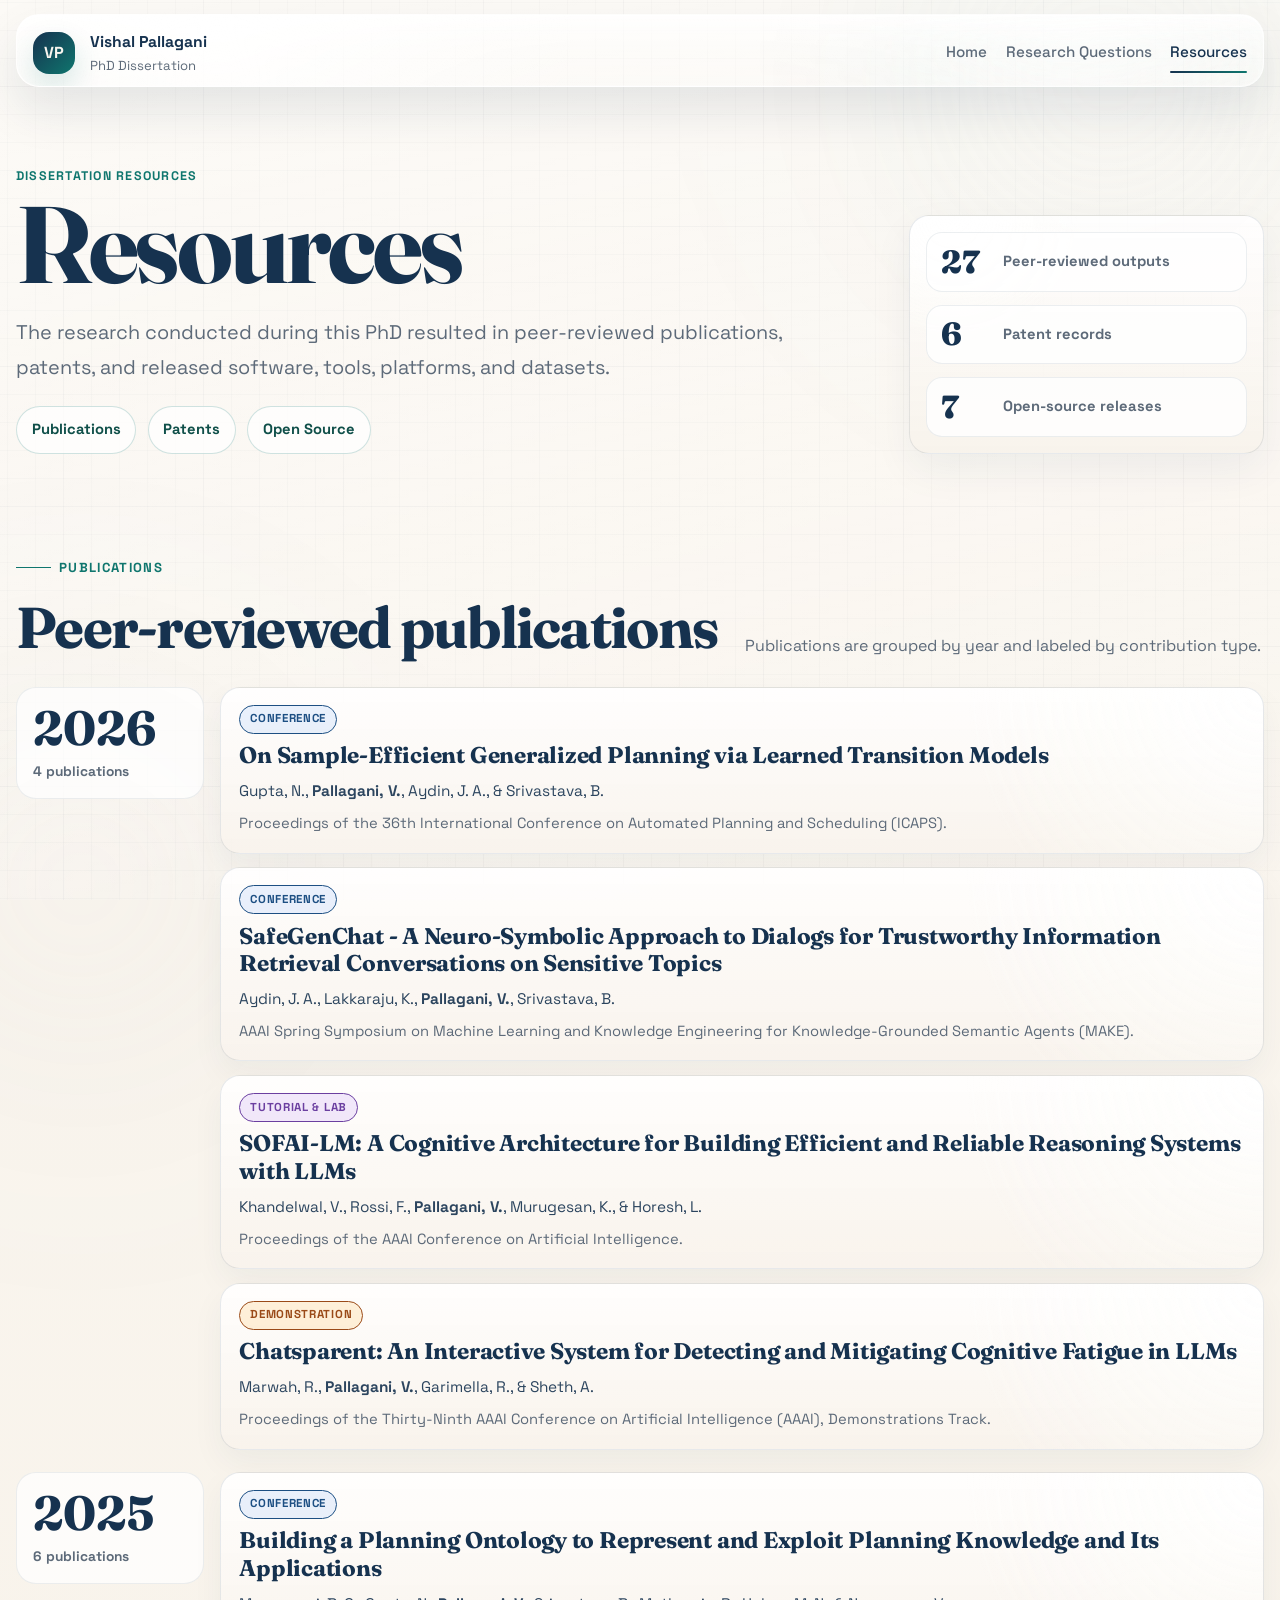
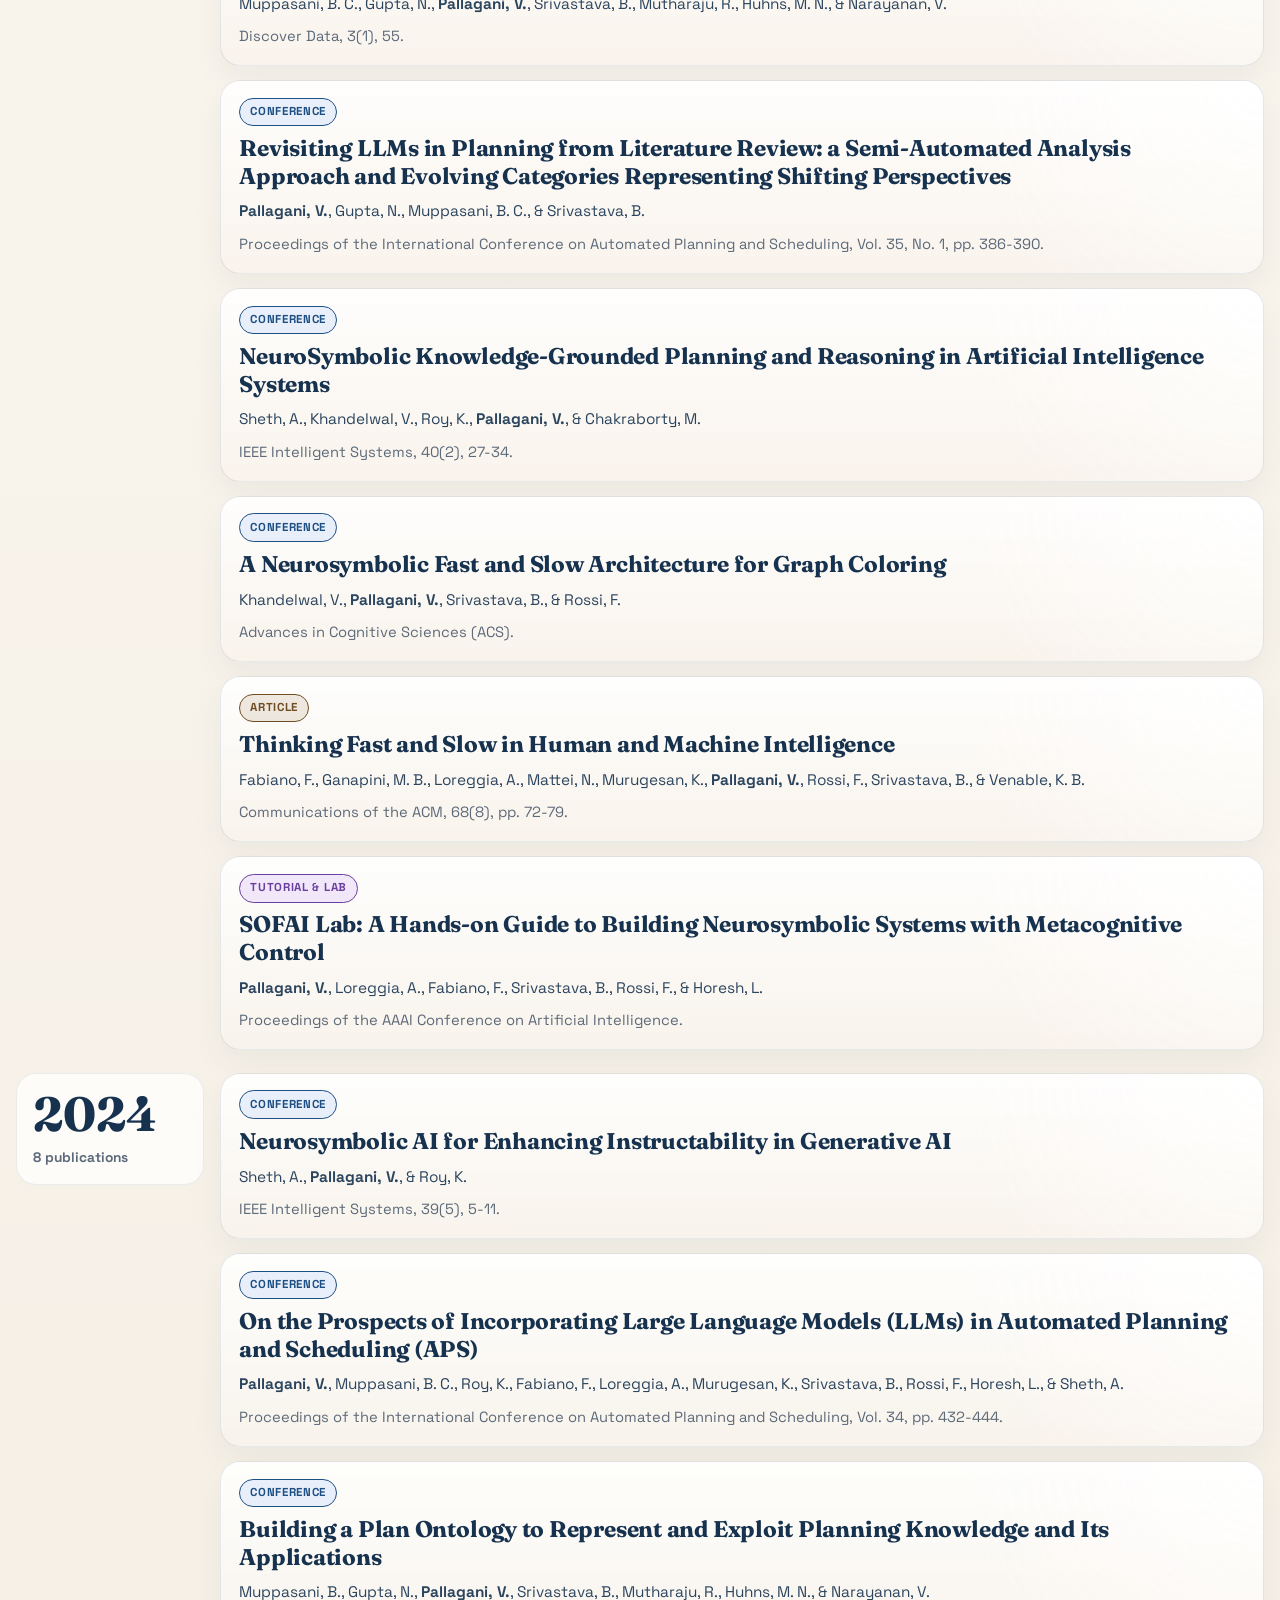
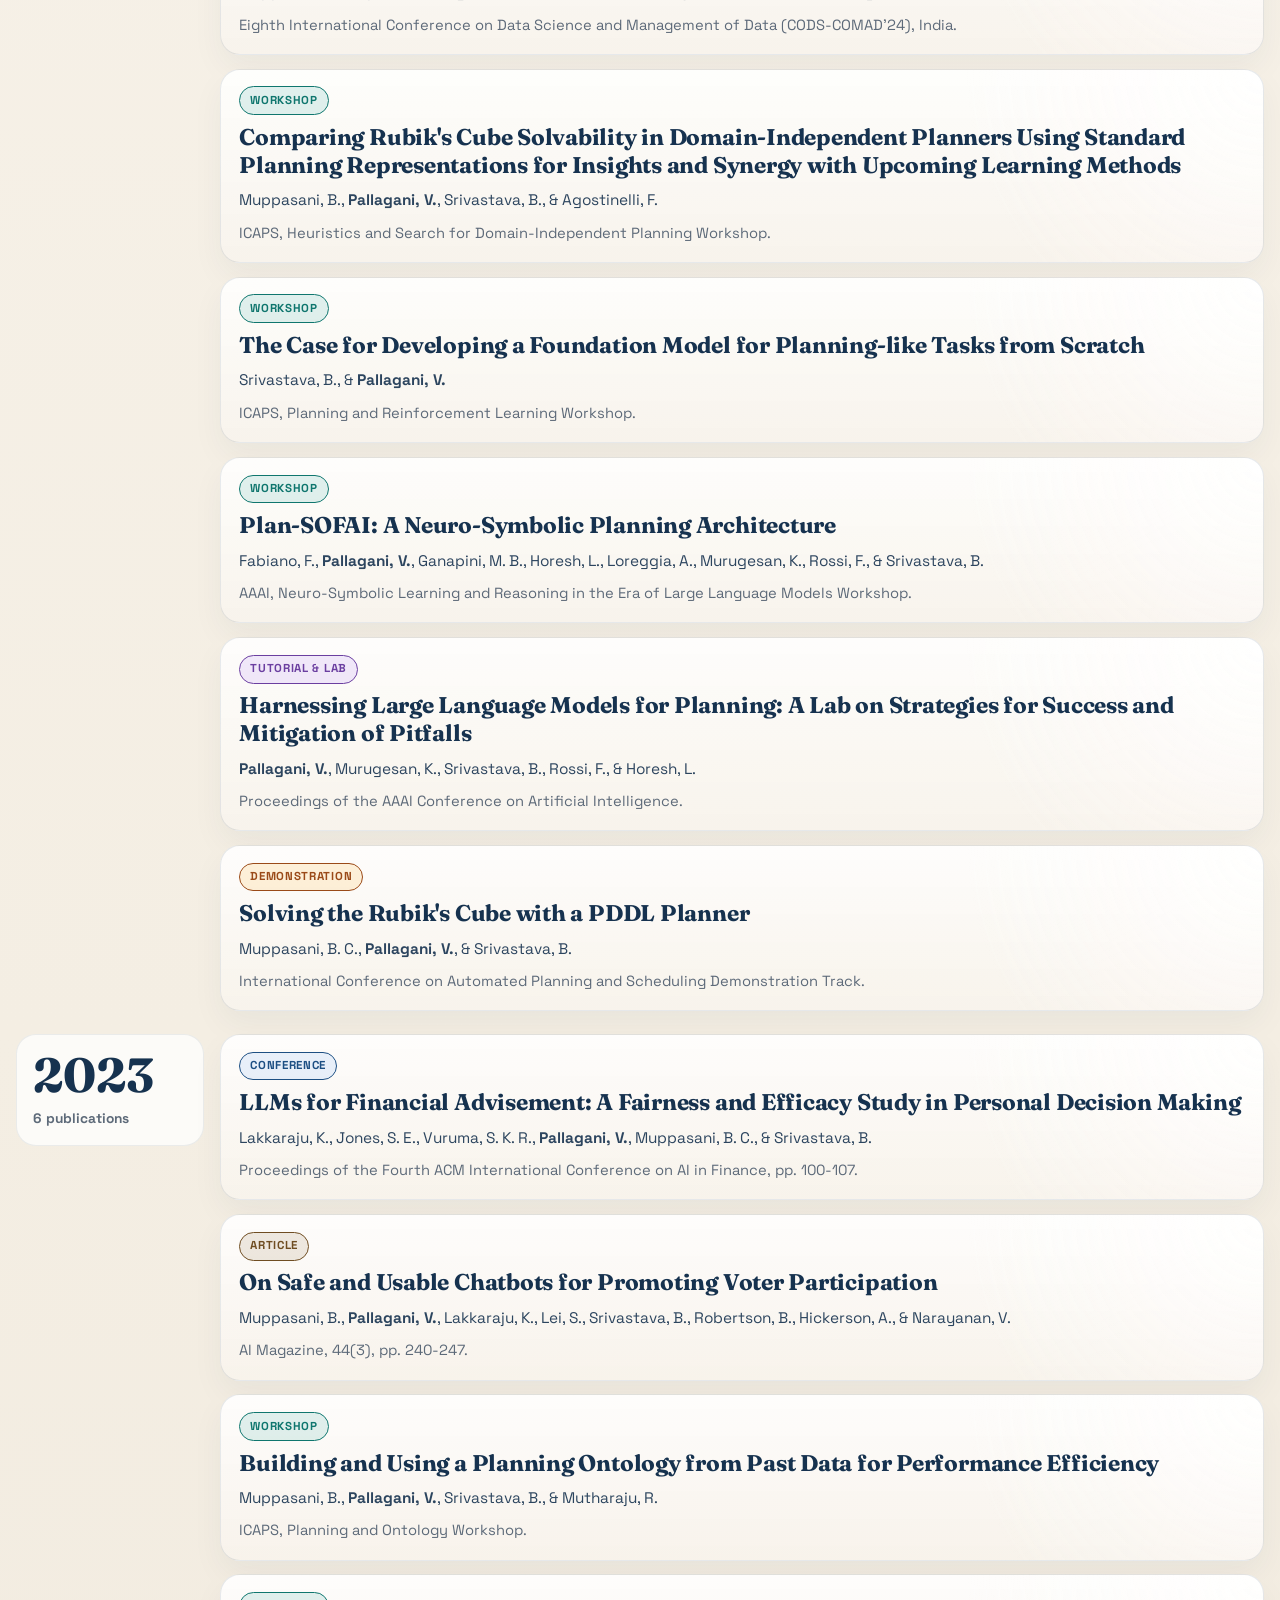
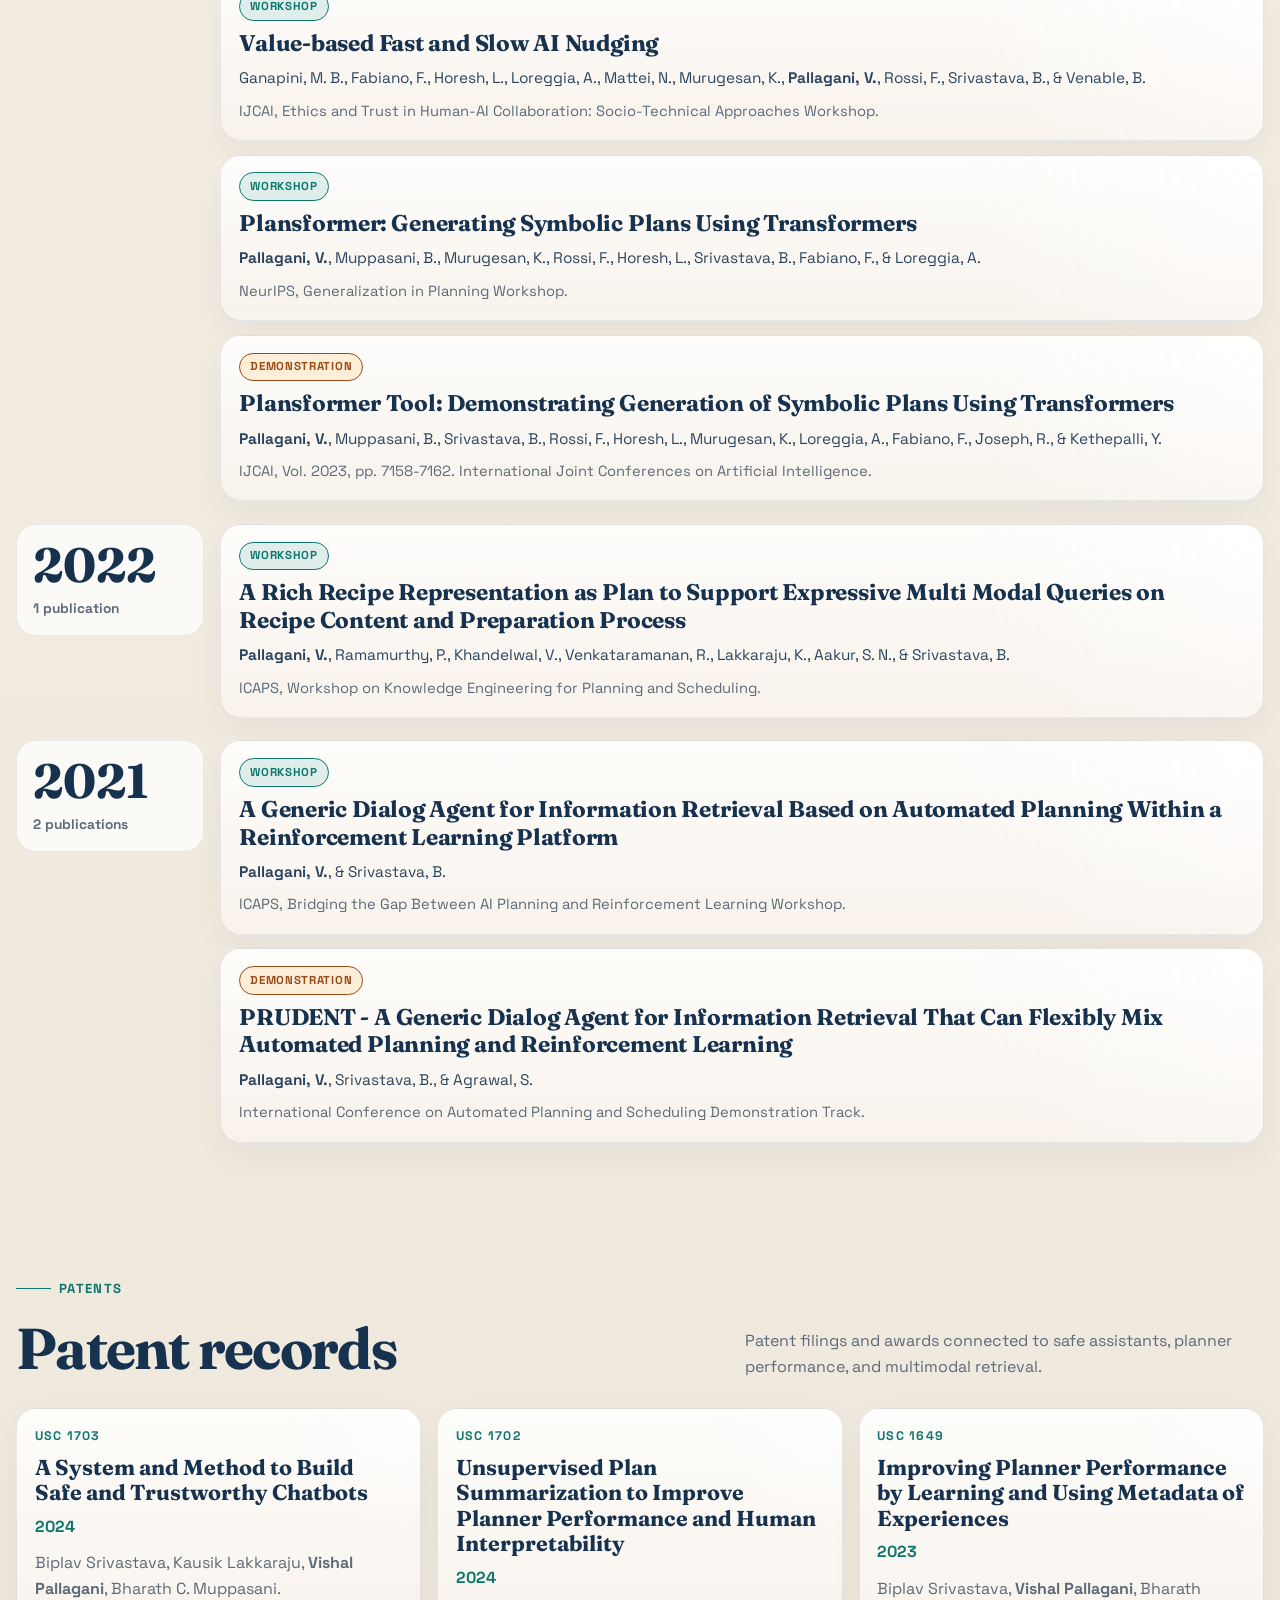
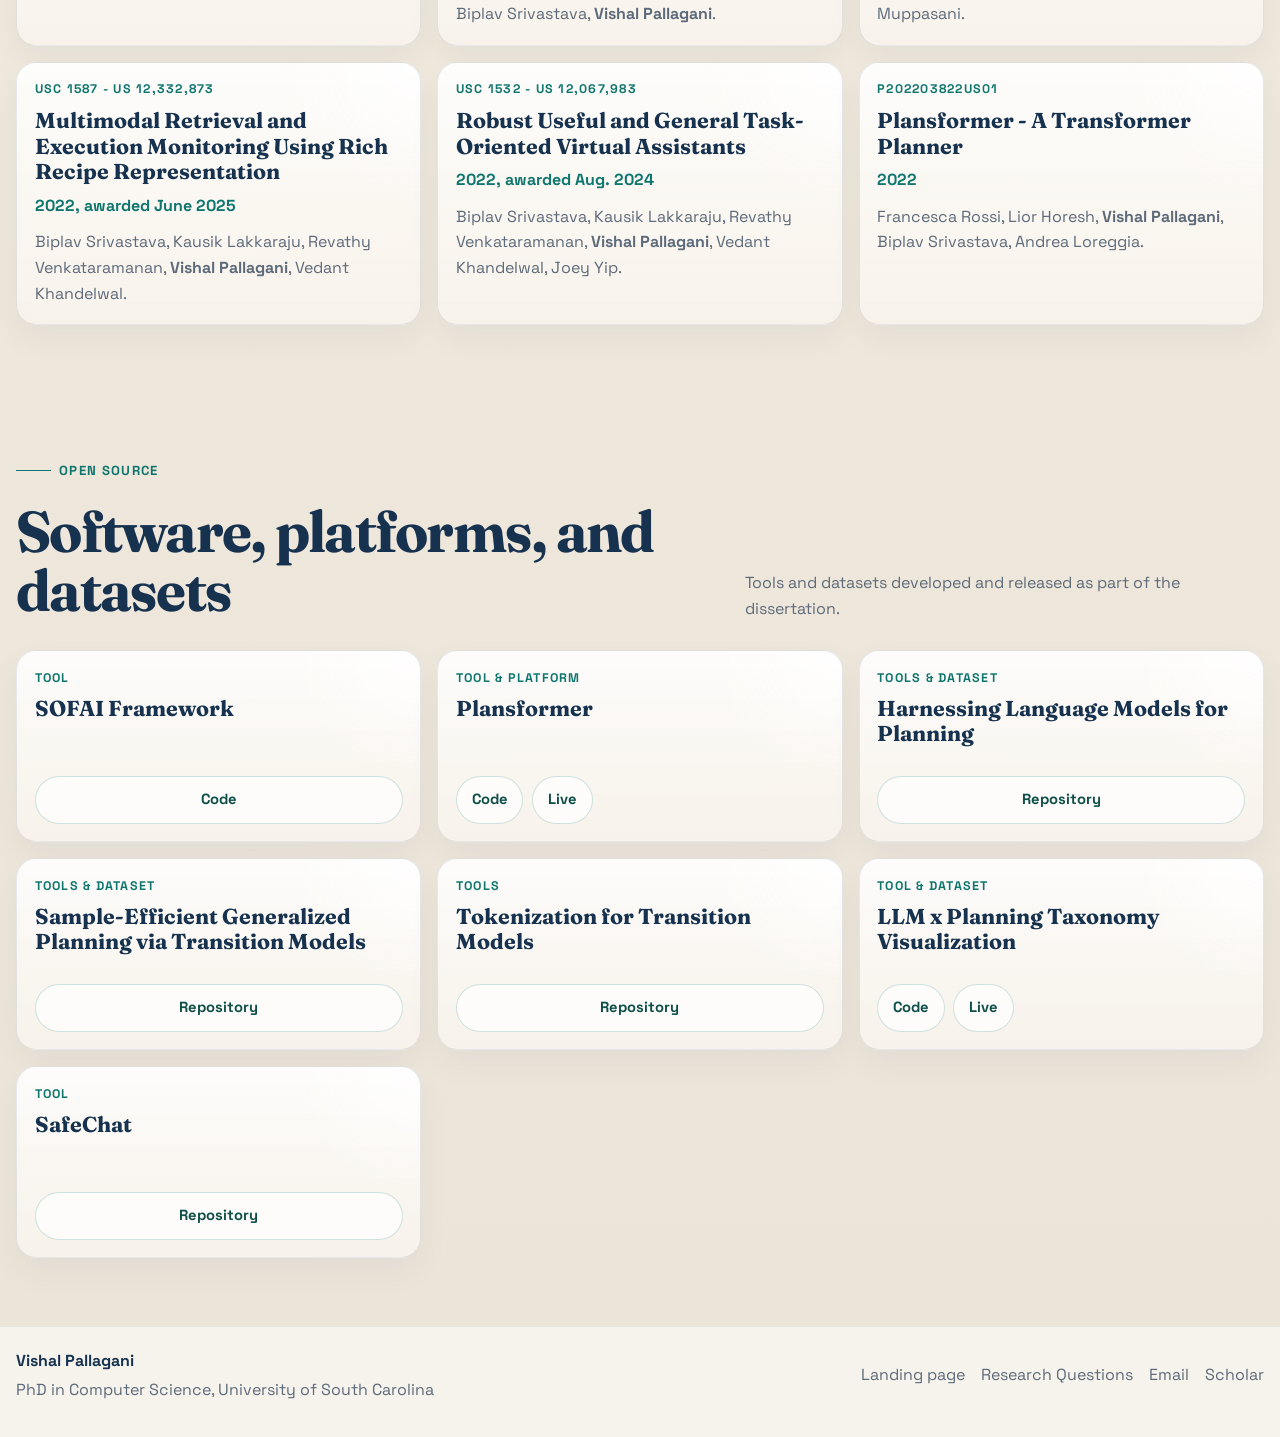
<file: resources.html>
<!doctype html>
<html lang="en" class="resources-root">

<head>
  <meta charset="UTF-8" />
  <meta name="viewport" content="width=device-width, initial-scale=1.0" />
  <meta name="description"
    content="Resources from Vishal Pallagani's PhD dissertation, including publications, patents, and open-source contributions." />
  <title>Resources | Vishal Pallagani</title>
  <link rel="icon"
    href="data:image/svg+xml,%3Csvg xmlns='http://www.w3.org/2000/svg' viewBox='0 0 64 64'%3E%3Crect width='64' height='64' rx='16' fill='%2316324f'/%3E%3Cpath d='M18 18h10l8 18 8-18h10L38 50h-12z' fill='%23f5f0e7'/%3E%3C/svg%3E" />
  <link rel="preconnect" href="https://fonts.googleapis.com" />
  <link rel="preconnect" href="https://fonts.gstatic.com" crossorigin />
  <link
    href="https://fonts.googleapis.com/css2?family=Fraunces:wght@500;600;700;800;900&amp;family=Space+Grotesk:wght@400;500;700&amp;display=swap"
    rel="stylesheet" />
  <link rel="stylesheet" href="styles.css" />
</head>

<body class="resources-page">
  <div class="page-shell">
    <div class="ambient-grid" aria-hidden="true"></div>
    <header class="site-header">
      <a class="brand" href="index.html">
        <span class="brand-mark">VP</span>
        <span class="brand-copy">
          <strong>Vishal Pallagani</strong>
          <span>PhD Dissertation</span>
        </span>
      </a>
      <button class="nav-toggle" type="button" aria-expanded="false" aria-controls="site-nav"
        aria-label="Toggle navigation">
        Menu
      </button>
      <nav class="site-nav" id="site-nav" aria-label="Primary">
        <a href="index.html">Home</a>
        <a href="research-questions.html">Research Questions</a>
        <a href="resources.html" aria-current="page">Resources</a>
      </nav>
    </header>

    <main>
      <section class="resources-hero" id="top">
        <div class="resources-hero-grid">
          <div class="resources-hero-copy">
            <p class="resources-kicker">Dissertation resources</p>
            <h1>Resources</h1>
            <p class="resources-lede">
              The research conducted during this PhD resulted in peer-reviewed publications, patents, and released
              software, tools, platforms, and datasets.
            </p>
            <nav class="resources-jump" aria-label="Resource sections">
              <a href="#publications">Publications</a>
              <a href="#patents">Patents</a>
              <a href="#open-source">Open Source</a>
            </nav>
          </div>

          <aside class="resources-stat-panel" aria-label="Resource summary">
            <div class="resource-stat">
              <span>27</span>
              <strong>Peer-reviewed outputs</strong>
            </div>
            <div class="resource-stat">
              <span>6</span>
              <strong>Patent records</strong>
            </div>
            <div class="resource-stat">
              <span>7</span>
              <strong>Open-source releases</strong>
            </div>
          </aside>
        </div>
      </section>

      <section class="section resource-section" id="publications">
        <div class="section-heading">
          <div>
            <p class="eyebrow">Publications</p>
            <h2>Peer-reviewed publications</h2>
          </div>
          <p>
            Publications are grouped by year and labeled by contribution type.
          </p>
        </div>

        <div class="publication-timeline">
          <section class="publication-year-block" aria-labelledby="pub-2026">
            <div class="publication-year-heading">
              <h3 id="pub-2026">2026</h3>
              <span>4 publications</span>
            </div>
            <div class="publication-list">
              <article class="publication-card">
                <div class="publication-topline">
                  <span class="paper-badge badge-conference">Conference</span>
                </div>
                <h4>On Sample-Efficient Generalized Planning via Learned Transition Models</h4>
                <p class="publication-authors">
                  Gupta, N., <strong>Pallagani, V.</strong>, Aydin, J. A., &amp; Srivastava, B.
                </p>
                <p class="publication-venue">
                  Proceedings of the 36th International Conference on Automated Planning and Scheduling (ICAPS).
                </p>
              </article>

              <article class="publication-card">
                <div class="publication-topline">
                  <span class="paper-badge badge-conference">Conference</span>
                </div>
                <h4>SafeGenChat - A Neuro-Symbolic Approach to Dialogs for Trustworthy Information Retrieval
                  Conversations on Sensitive Topics</h4>
                <p class="publication-authors">
                  Aydin, J. A., Lakkaraju, K., <strong>Pallagani, V.</strong>, Srivastava, B.
                </p>
                <p class="publication-venue">
                  AAAI Spring Symposium on Machine Learning and Knowledge Engineering for Knowledge-Grounded Semantic
                  Agents (MAKE).
                </p>
              </article>

              <article class="publication-card">
                <div class="publication-topline">
                  <span class="paper-badge badge-tutorial">Tutorial &amp; Lab</span>
                </div>
                <h4>SOFAI-LM: A Cognitive Architecture for Building Efficient and Reliable Reasoning Systems with LLMs
                </h4>
                <p class="publication-authors">
                  Khandelwal, V., Rossi, F., <strong>Pallagani, V.</strong>, Murugesan, K., &amp; Horesh, L.
                </p>
                <p class="publication-venue">
                  Proceedings of the AAAI Conference on Artificial Intelligence.
                </p>
              </article>

              <article class="publication-card">
                <div class="publication-topline">
                  <span class="paper-badge badge-demonstration">Demonstration</span>
                </div>
                <h4>Chatsparent: An Interactive System for Detecting and Mitigating Cognitive Fatigue in LLMs</h4>
                <p class="publication-authors">
                  Marwah, R., <strong>Pallagani, V.</strong>, Garimella, R., &amp; Sheth, A.
                </p>
                <p class="publication-venue">
                  Proceedings of the Thirty-Ninth AAAI Conference on Artificial Intelligence (AAAI), Demonstrations
                  Track.
                </p>
              </article>
            </div>
          </section>

          <section class="publication-year-block" aria-labelledby="pub-2025">
            <div class="publication-year-heading">
              <h3 id="pub-2025">2025</h3>
              <span>6 publications</span>
            </div>
            <div class="publication-list">
              <article class="publication-card">
                <div class="publication-topline">
                  <span class="paper-badge badge-conference">Conference</span>
                </div>
                <h4>Building a Planning Ontology to Represent and Exploit Planning Knowledge and Its Applications</h4>
                <p class="publication-authors">
                  Muppasani, B. C., Gupta, N., <strong>Pallagani, V.</strong>, Srivastava, B., Mutharaju, R., Huhns,
                  M. N., &amp; Narayanan, V.
                </p>
                <p class="publication-venue">
                  Discover Data, 3(1), 55.
                </p>
              </article>

              <article class="publication-card">
                <div class="publication-topline">
                  <span class="paper-badge badge-conference">Conference</span>
                </div>
                <h4>Revisiting LLMs in Planning from Literature Review: a Semi-Automated Analysis Approach and Evolving
                  Categories Representing Shifting Perspectives</h4>
                <p class="publication-authors">
                  <strong>Pallagani, V.</strong>, Gupta, N., Muppasani, B. C., &amp; Srivastava, B.
                </p>
                <p class="publication-venue">
                  Proceedings of the International Conference on Automated Planning and Scheduling, Vol. 35, No. 1,
                  pp. 386-390.
                </p>
              </article>

              <article class="publication-card">
                <div class="publication-topline">
                  <span class="paper-badge badge-conference">Conference</span>
                </div>
                <h4>NeuroSymbolic Knowledge-Grounded Planning and Reasoning in Artificial Intelligence Systems</h4>
                <p class="publication-authors">
                  Sheth, A., Khandelwal, V., Roy, K., <strong>Pallagani, V.</strong>, &amp; Chakraborty, M.
                </p>
                <p class="publication-venue">
                  IEEE Intelligent Systems, 40(2), 27-34.
                </p>
              </article>

              <article class="publication-card">
                <div class="publication-topline">
                  <span class="paper-badge badge-conference">Conference</span>
                </div>
                <h4>A Neurosymbolic Fast and Slow Architecture for Graph Coloring</h4>
                <p class="publication-authors">
                  Khandelwal, V., <strong>Pallagani, V.</strong>, Srivastava, B., &amp; Rossi, F.
                </p>
                <p class="publication-venue">
                  Advances in Cognitive Sciences (ACS).
                </p>
              </article>

              <article class="publication-card">
                <div class="publication-topline">
                  <span class="paper-badge badge-article">Article</span>
                </div>
                <h4>Thinking Fast and Slow in Human and Machine Intelligence</h4>
                <p class="publication-authors">
                  Fabiano, F., Ganapini, M. B., Loreggia, A., Mattei, N., Murugesan, K.,
                  <strong>Pallagani, V.</strong>, Rossi, F., Srivastava, B., &amp; Venable, K. B.
                </p>
                <p class="publication-venue">
                  Communications of the ACM, 68(8), pp. 72-79.
                </p>
              </article>

              <article class="publication-card">
                <div class="publication-topline">
                  <span class="paper-badge badge-tutorial">Tutorial &amp; Lab</span>
                </div>
                <h4>SOFAI Lab: A Hands-on Guide to Building Neurosymbolic Systems with Metacognitive Control</h4>
                <p class="publication-authors">
                  <strong>Pallagani, V.</strong>, Loreggia, A., Fabiano, F., Srivastava, B., Rossi, F., &amp; Horesh,
                  L.
                </p>
                <p class="publication-venue">
                  Proceedings of the AAAI Conference on Artificial Intelligence.
                </p>
              </article>
            </div>
          </section>

          <section class="publication-year-block" aria-labelledby="pub-2024">
            <div class="publication-year-heading">
              <h3 id="pub-2024">2024</h3>
              <span>8 publications</span>
            </div>
            <div class="publication-list">
              <article class="publication-card">
                <div class="publication-topline">
                  <span class="paper-badge badge-conference">Conference</span>
                </div>
                <h4>Neurosymbolic AI for Enhancing Instructability in Generative AI</h4>
                <p class="publication-authors">
                  Sheth, A., <strong>Pallagani, V.</strong>, &amp; Roy, K.
                </p>
                <p class="publication-venue">
                  IEEE Intelligent Systems, 39(5), 5-11.
                </p>
              </article>

              <article class="publication-card">
                <div class="publication-topline">
                  <span class="paper-badge badge-conference">Conference</span>
                </div>
                <h4>On the Prospects of Incorporating Large Language Models (LLMs) in Automated Planning and Scheduling
                  (APS)</h4>
                <p class="publication-authors">
                  <strong>Pallagani, V.</strong>, Muppasani, B. C., Roy, K., Fabiano, F., Loreggia, A., Murugesan, K.,
                  Srivastava, B., Rossi, F., Horesh, L., &amp; Sheth, A.
                </p>
                <p class="publication-venue">
                  Proceedings of the International Conference on Automated Planning and Scheduling, Vol. 34, pp.
                  432-444.
                </p>
              </article>

              <article class="publication-card">
                <div class="publication-topline">
                  <span class="paper-badge badge-conference">Conference</span>
                </div>
                <h4>Building a Plan Ontology to Represent and Exploit Planning Knowledge and Its Applications</h4>
                <p class="publication-authors">
                  Muppasani, B., Gupta, N., <strong>Pallagani, V.</strong>, Srivastava, B., Mutharaju, R., Huhns,
                  M. N., &amp; Narayanan, V.
                </p>
                <p class="publication-venue">
                  Eighth International Conference on Data Science and Management of Data (CODS-COMAD'24), India.
                </p>
              </article>

              <article class="publication-card">
                <div class="publication-topline">
                  <span class="paper-badge badge-workshop">Workshop</span>
                </div>
                <h4>Comparing Rubik's Cube Solvability in Domain-Independent Planners Using Standard Planning
                  Representations for Insights and Synergy with Upcoming Learning Methods</h4>
                <p class="publication-authors">
                  Muppasani, B., <strong>Pallagani, V.</strong>, Srivastava, B., &amp; Agostinelli, F.
                </p>
                <p class="publication-venue">
                  ICAPS, Heuristics and Search for Domain-Independent Planning Workshop.
                </p>
              </article>

              <article class="publication-card">
                <div class="publication-topline">
                  <span class="paper-badge badge-workshop">Workshop</span>
                </div>
                <h4>The Case for Developing a Foundation Model for Planning-like Tasks from Scratch</h4>
                <p class="publication-authors">
                  Srivastava, B., &amp; <strong>Pallagani, V.</strong>
                </p>
                <p class="publication-venue">
                  ICAPS, Planning and Reinforcement Learning Workshop.
                </p>
              </article>

              <article class="publication-card">
                <div class="publication-topline">
                  <span class="paper-badge badge-workshop">Workshop</span>
                </div>
                <h4>Plan-SOFAI: A Neuro-Symbolic Planning Architecture</h4>
                <p class="publication-authors">
                  Fabiano, F., <strong>Pallagani, V.</strong>, Ganapini, M. B., Horesh, L., Loreggia, A., Murugesan,
                  K., Rossi, F., &amp; Srivastava, B.
                </p>
                <p class="publication-venue">
                  AAAI, Neuro-Symbolic Learning and Reasoning in the Era of Large Language Models Workshop.
                </p>
              </article>

              <article class="publication-card">
                <div class="publication-topline">
                  <span class="paper-badge badge-tutorial">Tutorial &amp; Lab</span>
                </div>
                <h4>Harnessing Large Language Models for Planning: A Lab on Strategies for Success and Mitigation of
                  Pitfalls</h4>
                <p class="publication-authors">
                  <strong>Pallagani, V.</strong>, Murugesan, K., Srivastava, B., Rossi, F., &amp; Horesh, L.
                </p>
                <p class="publication-venue">
                  Proceedings of the AAAI Conference on Artificial Intelligence.
                </p>
              </article>

              <article class="publication-card">
                <div class="publication-topline">
                  <span class="paper-badge badge-demonstration">Demonstration</span>
                </div>
                <h4>Solving the Rubik's Cube with a PDDL Planner</h4>
                <p class="publication-authors">
                  Muppasani, B. C., <strong>Pallagani, V.</strong>, &amp; Srivastava, B.
                </p>
                <p class="publication-venue">
                  International Conference on Automated Planning and Scheduling Demonstration Track.
                </p>
              </article>
            </div>
          </section>

          <section class="publication-year-block" aria-labelledby="pub-2023">
            <div class="publication-year-heading">
              <h3 id="pub-2023">2023</h3>
              <span>6 publications</span>
            </div>
            <div class="publication-list">
              <article class="publication-card">
                <div class="publication-topline">
                  <span class="paper-badge badge-conference">Conference</span>
                </div>
                <h4>LLMs for Financial Advisement: A Fairness and Efficacy Study in Personal Decision Making</h4>
                <p class="publication-authors">
                  Lakkaraju, K., Jones, S. E., Vuruma, S. K. R., <strong>Pallagani, V.</strong>, Muppasani, B. C.,
                  &amp; Srivastava, B.
                </p>
                <p class="publication-venue">
                  Proceedings of the Fourth ACM International Conference on AI in Finance, pp. 100-107.
                </p>
              </article>

              <article class="publication-card">
                <div class="publication-topline">
                  <span class="paper-badge badge-article">Article</span>
                </div>
                <h4>On Safe and Usable Chatbots for Promoting Voter Participation</h4>
                <p class="publication-authors">
                  Muppasani, B., <strong>Pallagani, V.</strong>, Lakkaraju, K., Lei, S., Srivastava, B., Robertson,
                  B., Hickerson, A., &amp; Narayanan, V.
                </p>
                <p class="publication-venue">
                  AI Magazine, 44(3), pp. 240-247.
                </p>
              </article>

              <article class="publication-card">
                <div class="publication-topline">
                  <span class="paper-badge badge-workshop">Workshop</span>
                </div>
                <h4>Building and Using a Planning Ontology from Past Data for Performance Efficiency</h4>
                <p class="publication-authors">
                  Muppasani, B., <strong>Pallagani, V.</strong>, Srivastava, B., &amp; Mutharaju, R.
                </p>
                <p class="publication-venue">
                  ICAPS, Planning and Ontology Workshop.
                </p>
              </article>

              <article class="publication-card">
                <div class="publication-topline">
                  <span class="paper-badge badge-workshop">Workshop</span>
                </div>
                <h4>Value-based Fast and Slow AI Nudging</h4>
                <p class="publication-authors">
                  Ganapini, M. B., Fabiano, F., Horesh, L., Loreggia, A., Mattei, N., Murugesan, K.,
                  <strong>Pallagani, V.</strong>, Rossi, F., Srivastava, B., &amp; Venable, B.
                </p>
                <p class="publication-venue">
                  IJCAI, Ethics and Trust in Human-AI Collaboration: Socio-Technical Approaches Workshop.
                </p>
              </article>

              <article class="publication-card">
                <div class="publication-topline">
                  <span class="paper-badge badge-workshop">Workshop</span>
                </div>
                <h4>Plansformer: Generating Symbolic Plans Using Transformers</h4>
                <p class="publication-authors">
                  <strong>Pallagani, V.</strong>, Muppasani, B., Murugesan, K., Rossi, F., Horesh, L., Srivastava, B.,
                  Fabiano, F., &amp; Loreggia, A.
                </p>
                <p class="publication-venue">
                  NeurIPS, Generalization in Planning Workshop.
                </p>
              </article>

              <article class="publication-card">
                <div class="publication-topline">
                  <span class="paper-badge badge-demonstration">Demonstration</span>
                </div>
                <h4>Plansformer Tool: Demonstrating Generation of Symbolic Plans Using Transformers</h4>
                <p class="publication-authors">
                  <strong>Pallagani, V.</strong>, Muppasani, B., Srivastava, B., Rossi, F., Horesh, L., Murugesan, K.,
                  Loreggia, A., Fabiano, F., Joseph, R., &amp; Kethepalli, Y.
                </p>
                <p class="publication-venue">
                  IJCAI, Vol. 2023, pp. 7158-7162. International Joint Conferences on Artificial Intelligence.
                </p>
              </article>
            </div>
          </section>

          <section class="publication-year-block" aria-labelledby="pub-2022">
            <div class="publication-year-heading">
              <h3 id="pub-2022">2022</h3>
              <span>1 publication</span>
            </div>
            <div class="publication-list">
              <article class="publication-card">
                <div class="publication-topline">
                  <span class="paper-badge badge-workshop">Workshop</span>
                </div>
                <h4>A Rich Recipe Representation as Plan to Support Expressive Multi Modal Queries on Recipe Content
                  and Preparation Process</h4>
                <p class="publication-authors">
                  <strong>Pallagani, V.</strong>, Ramamurthy, P., Khandelwal, V., Venkataramanan, R., Lakkaraju, K.,
                  Aakur, S. N., &amp; Srivastava, B.
                </p>
                <p class="publication-venue">
                  ICAPS, Workshop on Knowledge Engineering for Planning and Scheduling.
                </p>
              </article>
            </div>
          </section>

          <section class="publication-year-block" aria-labelledby="pub-2021">
            <div class="publication-year-heading">
              <h3 id="pub-2021">2021</h3>
              <span>2 publications</span>
            </div>
            <div class="publication-list">
              <article class="publication-card">
                <div class="publication-topline">
                  <span class="paper-badge badge-workshop">Workshop</span>
                </div>
                <h4>A Generic Dialog Agent for Information Retrieval Based on Automated Planning Within a Reinforcement
                  Learning Platform</h4>
                <p class="publication-authors">
                  <strong>Pallagani, V.</strong>, &amp; Srivastava, B.
                </p>
                <p class="publication-venue">
                  ICAPS, Bridging the Gap Between AI Planning and Reinforcement Learning Workshop.
                </p>
              </article>

              <article class="publication-card">
                <div class="publication-topline">
                  <span class="paper-badge badge-demonstration">Demonstration</span>
                </div>
                <h4>PRUDENT - A Generic Dialog Agent for Information Retrieval That Can Flexibly Mix Automated Planning
                  and Reinforcement Learning</h4>
                <p class="publication-authors">
                  <strong>Pallagani, V.</strong>, Srivastava, B., &amp; Agrawal, S.
                </p>
                <p class="publication-venue">
                  International Conference on Automated Planning and Scheduling Demonstration Track.
                </p>
              </article>
            </div>
          </section>
        </div>
      </section>

      <section class="section resource-section" id="patents">
        <div class="section-heading">
          <div>
            <p class="eyebrow">Patents</p>
            <h2>Patent records</h2>
          </div>
          <p>
            Patent filings and awards connected to safe assistants, planner performance, and multimodal retrieval.
          </p>
        </div>

        <div class="patent-grid">
          <article class="patent-card">
            <p class="patent-id">USC 1703</p>
            <h3>A System and Method to Build Safe and Trustworthy Chatbots</h3>
            <p class="patent-meta">2024</p>
            <p>Biplav Srivastava, Kausik Lakkaraju, <strong>Vishal Pallagani</strong>, Bharath C. Muppasani.</p>
          </article>

          <article class="patent-card">
            <p class="patent-id">USC 1702</p>
            <h3>Unsupervised Plan Summarization to Improve Planner Performance and Human Interpretability</h3>
            <p class="patent-meta">2024</p>
            <p>Biplav Srivastava, <strong>Vishal Pallagani</strong>.</p>
          </article>

          <article class="patent-card">
            <p class="patent-id">USC 1649</p>
            <h3>Improving Planner Performance by Learning and Using Metadata of Experiences</h3>
            <p class="patent-meta">2023</p>
            <p>Biplav Srivastava, <strong>Vishal Pallagani</strong>, Bharath Muppasani.</p>
          </article>

          <article class="patent-card">
            <p class="patent-id">USC 1587 - US 12,332,873</p>
            <h3>Multimodal Retrieval and Execution Monitoring Using Rich Recipe Representation</h3>
            <p class="patent-meta">2022, awarded June 2025</p>
            <p>Biplav Srivastava, Kausik Lakkaraju, Revathy Venkataramanan, <strong>Vishal Pallagani</strong>, Vedant
              Khandelwal.</p>
          </article>

          <article class="patent-card">
            <p class="patent-id">USC 1532 - US 12,067,983</p>
            <h3>Robust Useful and General Task-Oriented Virtual Assistants</h3>
            <p class="patent-meta">2022, awarded Aug. 2024</p>
            <p>Biplav Srivastava, Kausik Lakkaraju, Revathy Venkataramanan, <strong>Vishal Pallagani</strong>, Vedant
              Khandelwal, Joey Yip.</p>
          </article>

          <article class="patent-card">
            <p class="patent-id">P202203822US01</p>
            <h3>Plansformer - A Transformer Planner</h3>
            <p class="patent-meta">2022</p>
            <p>Francesca Rossi, Lior Horesh, <strong>Vishal Pallagani</strong>, Biplav Srivastava, Andrea Loreggia.</p>
          </article>
        </div>
      </section>

      <section class="section resource-section" id="open-source">
        <div class="section-heading">
          <div>
            <p class="eyebrow">Open Source</p>
            <h2>Software, platforms, and datasets</h2>
          </div>
          <p>
            Tools and datasets developed and released as part of the dissertation.
          </p>
        </div>

        <div class="open-source-grid">
          <article class="project-card">
            <div>
              <p class="project-type">Tool</p>
              <h3>SOFAI Framework</h3>
            </div>
            <a class="project-link" href="https://github.com/ai4society/sofai_tool" target="_blank"
              rel="noopener noreferrer">Code</a>
          </article>

          <article class="project-card">
            <div>
              <p class="project-type">Tool &amp; Platform</p>
              <h3>Plansformer</h3>
            </div>
            <div class="project-links">
              <a class="project-link" href="https://github.com/VishalPallagani/plansformer" target="_blank"
                rel="noopener noreferrer">Code</a>
              <a class="project-link" href="https://uo-sc-plansformer.vercel.app/" target="_blank"
                rel="noopener noreferrer">Live</a>
            </div>
          </article>

          <article class="project-card">
            <div>
              <p class="project-type">Tools &amp; Dataset</p>
              <h3>Harnessing Language Models for Planning</h3>
            </div>
            <a class="project-link" href="https://github.com/VishalPallagani/LLMsforPlanningLab-AAAI24" target="_blank"
              rel="noopener noreferrer">Repository</a>
          </article>

          <article class="project-card">
            <div>
              <p class="project-type">Tools &amp; Dataset</p>
              <h3>Sample-Efficient Generalized Planning via Transition Models</h3>
            </div>
            <a class="project-link" href="https://github.com/ai4society/state-centric-gen-planning" target="_blank"
              rel="noopener noreferrer">Repository</a>
          </article>

          <article class="project-card">
            <div>
              <p class="project-type">Tools</p>
              <h3>Tokenization for Transition Models</h3>
            </div>
            <a class="project-link" href="https://github.com/VishalPallagani/stl-tokenization" target="_blank"
              rel="noopener noreferrer">Repository</a>
          </article>

          <article class="project-card">
            <div>
              <p class="project-type">Tool &amp; Dataset</p>
              <h3>LLM x Planning Taxonomy Visualization</h3>
            </div>
            <div class="project-links">
              <a class="project-link" href="https://github.com/ai4society/LLM-Planning-Viz" target="_blank"
                rel="noopener noreferrer">Code</a>
              <a class="project-link" href="https://ai4society.github.io/LLM-Planning-Viz/index.html#" target="_blank"
                rel="noopener noreferrer">Live</a>
            </div>
          </article>

          <article class="project-card">
            <div>
              <p class="project-type">Tool</p>
              <h3>SafeChat</h3>
            </div>
            <a class="project-link" href="https://github.com/ai4society/trustworthy-chatbot" target="_blank"
              rel="noopener noreferrer">Repository</a>
          </article>
        </div>
      </section>
    </main>

    <footer class="site-footer">
      <div class="footer-inner">
        <div>
          <strong>Vishal Pallagani</strong>
          <p>PhD in Computer Science, University of South Carolina</p>
        </div>
        <div class="footer-links">
          <a href="index.html">Landing page</a>
          <a href="research-questions.html">Research Questions</a>
          <a href="mailto:vishal.pallagani@gmail.com">Email</a>
          <a href="https://scholar.google.com/citations?user=uUkfixUAAAAJ&amp;hl=en" target="_blank"
            rel="noopener noreferrer">Scholar</a>
        </div>
      </div>
    </footer>
  </div>
  <script src="script.js" defer></script>
</body>

</html>
</file>
<file: styles.css>
:root {
  --bg: #f5f0e7;
  --panel: rgba(255, 255, 255, 0.72);
  --panel-strong: rgba(255, 255, 255, 0.82);
  --ink: #16324f;
  --muted: #5d6a79;
  --accent: #0d9488;
  --accent-deep: #0f766e;
  --accent-vivid: #14b8a6;
  --accent-warm: #f59e0b;
  --accent-soft: rgba(13, 148, 136, 0.14);
  --line: rgba(22, 50, 79, 0.1);
  --line-strong: rgba(22, 50, 79, 0.16);
  --shadow: 0 1.4rem 4rem rgba(22, 50, 79, 0.08);
  --shadow-soft: 0 1rem 2.6rem rgba(22, 50, 79, 0.06);
  --radius-xl: 1.8rem;
  --radius-lg: 1.25rem;
  --max-width: 1280px;
  --site-header-height: 5rem;
  --site-header-offset: clamp(0.55rem, 1.5svh, 0.95rem);
  --hero-vpad: clamp(0.95rem, 2.2svh, 1.8rem);
}

*,
*::before,
*::after {
  box-sizing: border-box;
}

html {
  scroll-behavior: smooth;
  scroll-padding-top: calc(var(--site-header-height) + var(--site-header-offset) + 1rem);
}

body {
  margin: 0;
  min-height: 100vh;
  color: var(--ink);
  font-family: "Space Grotesk", "Segoe UI", sans-serif;
  line-height: 1.6;
  background: linear-gradient(180deg, #fbf7f1 0%, #f4eee3 54%, #ece4d8 100%);
  position: relative;
  overflow-x: hidden;
}

body::before {
  content: "";
  position: fixed;
  inset: 0;
  pointer-events: none;
  background:
    linear-gradient(180deg, rgba(255, 255, 255, 0.58), rgba(255, 255, 255, 0.08)),
    linear-gradient(90deg, rgba(255, 255, 255, 0.24), rgba(255, 255, 255, 0));
  opacity: 0.58;
}

a {
  color: inherit;
  text-decoration: none;
}

img {
  display: block;
  max-width: 100%;
}

button {
  font: inherit;
}

code {
  font-family: "Consolas", "SFMono-Regular", monospace;
  background: rgba(22, 50, 79, 0.08);
  border-radius: 0.45rem;
  padding: 0.1rem 0.35rem;
}

.page-shell {
  position: relative;
  isolation: isolate;
}

.page-shell::before,
.page-shell::after {
  content: "";
  position: fixed;
  pointer-events: none;
  z-index: -3;
  border-radius: 50%;
  filter: blur(72px);
  opacity: 0.24;
  mix-blend-mode: screen;
}

.page-shell::before {
  top: -16rem;
  right: -10rem;
  width: min(42rem, 52vw);
  height: min(42rem, 52vw);
  background: radial-gradient(circle, rgba(255, 255, 255, 0.82), rgba(15, 118, 110, 0.2) 34%, rgba(15, 118, 110, 0) 72%);
  animation: ambient-bloom-a 24s ease-in-out infinite;
}

.page-shell::after {
  left: -14rem;
  bottom: -18rem;
  width: min(38rem, 48vw);
  height: min(38rem, 48vw);
  background: radial-gradient(circle, rgba(255, 255, 255, 0.62), rgba(22, 50, 79, 0.16) 34%, rgba(22, 50, 79, 0) 74%);
  animation: ambient-bloom-b 28s ease-in-out infinite;
}

.ambient-grid {
  position: fixed;
  inset: 0;
  pointer-events: none;
  overflow: hidden;
  z-index: -2;
}

.ambient-grid::before {
  content: "";
  position: absolute;
  inset: -6%;
  background-image:
    linear-gradient(rgba(22, 50, 79, 0.04) 1px, transparent 1px),
    linear-gradient(90deg, rgba(22, 50, 79, 0.04) 1px, transparent 1px);
  background-size: 28px 28px;
  animation: graph-drift-a 92s linear infinite;
  opacity: 0.52;
}

.ambient-grid::after {
  content: "";
  position: absolute;
  inset: -6%;
  background-image:
    linear-gradient(rgba(22, 50, 79, 0.075) 1.4px, transparent 1.4px),
    linear-gradient(90deg, rgba(22, 50, 79, 0.075) 1.4px, transparent 1.4px);
  background-size: 140px 140px;
  animation: graph-drift-b 150s linear infinite reverse;
  opacity: 0.18;
}

.section {
  width: min(var(--max-width), calc(100% - 2rem));
  margin: 0 auto;
  padding: 4.25rem 0;
  scroll-margin-top: calc(var(--site-header-height) + var(--site-header-offset) + 1rem);
}

.panel {
  background: var(--panel);
  border: 1px solid var(--line);
  border-radius: var(--radius-xl);
  box-shadow: var(--shadow-soft);
  backdrop-filter: blur(18px);
}

.site-header {
  position: sticky;
  top: var(--site-header-offset);
  z-index: 30;
  width: min(var(--max-width), calc(100% - 2rem));
  margin: var(--site-header-offset) auto 0;
  padding: clamp(0.45rem, 1.4svh, 0.9rem) 1rem 0.45rem;
  min-height: 4.6rem;
  display: flex;
  align-items: center;
  justify-content: space-between;
  gap: 1rem;
  border: 1px solid rgba(255, 255, 255, 0.62);
  border-radius: 1.45rem;
  background:
    radial-gradient(circle at 16% -12%, rgba(255, 255, 255, 0.9), rgba(255, 255, 255, 0) 34%),
    radial-gradient(circle at 84% 0%, rgba(255, 255, 255, 0.48), rgba(255, 255, 255, 0) 28%),
    linear-gradient(180deg, rgba(255, 255, 255, 0.82), rgba(255, 255, 255, 0.38) 50%, rgba(255, 255, 255, 0.2));
  box-shadow:
    0 1.45rem 3rem rgba(22, 50, 79, 0.1),
    0 0.35rem 0.85rem rgba(255, 255, 255, 0.26) inset,
    inset 0 1px 0 rgba(255, 255, 255, 0.92),
    inset 0 -1px 0 rgba(255, 255, 255, 0.22);
  backdrop-filter: blur(28px) saturate(180%) brightness(1.04);
  -webkit-backdrop-filter: blur(28px) saturate(180%) brightness(1.04);
  overflow: hidden;
  isolation: isolate;
}

.site-header::before {
  content: "";
  position: absolute;
  inset: -42% auto -42% -12%;
  width: 38%;
  background: linear-gradient(110deg, transparent, rgba(255, 255, 255, 0.78), rgba(255, 255, 255, 0.12), transparent 72%);
  transform: translateX(-145%) skewX(-20deg);
  opacity: 0.52;
  pointer-events: none;
  animation: nav-sheen 12s cubic-bezier(0.22, 1, 0.36, 1) infinite;
}

.site-header::after {
  content: "";
  position: absolute;
  left: 1rem;
  right: 1rem;
  bottom: 0.22rem;
  height: 0.16rem;
  border-radius: 999px;
  background: linear-gradient(90deg, rgba(22, 50, 79, 0.82), rgba(15, 118, 110, 0.82), rgba(193, 92, 63, 0.82));
  transform: scaleX(var(--scroll-progress, 0));
  transform-origin: left center;
  opacity: 0.68;
  box-shadow: 0 0 0.9rem rgba(15, 118, 110, 0.14);
  pointer-events: none;
}

.site-header.is-scrolled {
  border-color: rgba(255, 255, 255, 0.74);
  background:
    radial-gradient(circle at 16% -12%, rgba(255, 255, 255, 0.94), rgba(255, 255, 255, 0) 34%),
    radial-gradient(circle at 84% 0%, rgba(255, 255, 255, 0.56), rgba(255, 255, 255, 0) 28%),
    linear-gradient(180deg, rgba(255, 255, 255, 0.88), rgba(255, 255, 255, 0.46) 50%, rgba(255, 255, 255, 0.24));
  box-shadow:
    0 1.7rem 3.4rem rgba(22, 50, 79, 0.13),
    0 0.35rem 0.9rem rgba(255, 255, 255, 0.3) inset,
    inset 0 1px 0 rgba(255, 255, 255, 0.96),
    inset 0 -1px 0 rgba(255, 255, 255, 0.24);
}

.brand {
  display: flex;
  align-items: center;
  gap: 0.9rem;
  min-width: 0;
}

.brand-mark {
  width: 2.65rem;
  height: 2.65rem;
  display: grid;
  place-items: center;
  border-radius: 1rem;
  color: #f8f5ef;
  background: linear-gradient(135deg, #16324f, #0f766e);
  box-shadow: 0 0.8rem 1.8rem rgba(15, 118, 110, 0.16);
  font-weight: 700;
  letter-spacing: 0.04em;
}

.brand-copy {
  display: grid;
}

.brand-copy strong {
  font-size: 0.98rem;
}

.brand-copy span {
  color: var(--muted);
  font-size: 0.82rem;
}

.site-nav {
  display: flex;
  align-items: center;
  gap: 1.15rem;
  margin-left: auto;
  padding: 0;
  border-radius: 0;
  background: none;
  box-shadow: none;
}

.site-nav a {
  position: relative;
  padding: 0.45rem 0 0.5rem;
  color: var(--muted);
  font-size: 0.95rem;
  font-weight: 500;
  border: 0;
  background: none;
  overflow: visible;
  box-shadow: none;
  transition:
    color 180ms ease,
    transform 180ms ease,
    opacity 180ms ease;
}

.site-nav a::before {
  content: "";
  position: absolute;
  left: 0;
  right: 0;
  bottom: 0;
  height: 2px;
  border-radius: 999px;
  background: linear-gradient(90deg, #16324f, #0f766e);
  opacity: 0;
  transform: scaleX(0.3);
  transform-origin: center;
  transition:
    opacity 180ms ease,
    transform 180ms ease;
}

.site-nav a::after {
  content: none;
}

.site-nav a:hover,
.site-nav a.is-active {
  color: var(--ink);
  background: none;
  box-shadow: none;
  transform: translateY(-1px);
}

.site-nav a:hover::before,
.site-nav a.is-active::before {
  opacity: 1;
  transform: scaleX(1);
}

.nav-toggle {
  display: none;
  border: 1px solid rgba(255, 255, 255, 0.54);
  background: linear-gradient(180deg, rgba(255, 255, 255, 0.72), rgba(255, 255, 255, 0.3));
  color: var(--ink);
  border-radius: 999px;
  padding: 0.68rem 1rem;
  box-shadow:
    inset 0 1px 0 rgba(255, 255, 255, 0.86),
    0 0.65rem 1.4rem rgba(22, 50, 79, 0.08);
  backdrop-filter: blur(18px) saturate(160%);
  -webkit-backdrop-filter: blur(18px) saturate(160%);
}

/* ===== NEW HERO ===== */
.hero {
  position: relative;
  min-height: calc(100svh - var(--site-header-height) - var(--site-header-offset));
  height: calc(100svh - var(--site-header-height) - var(--site-header-offset));
  display: flex;
  align-items: stretch;
  justify-content: center;
  padding: var(--hero-vpad) 2rem max(var(--hero-vpad), 1.05rem);
  overflow: hidden;
  background: transparent;
}

/* animated mesh-gradient canvas */
#hero-mesh {
  position: absolute;
  inset: 0;
  width: 100%;
  height: 100%;
  pointer-events: none;
  z-index: 0;
  opacity: 1;
  clip-path: inset(0);
}

.hero-inner {
  position: relative;
  z-index: 1;
  width: 100%;
  max-width: 72rem;
  margin: 0 auto;
  display: flex;
  flex-direction: column;
  align-items: center;
  justify-content: center;
  min-height: 100%;
  gap: clamp(0.45rem, 1.4svh, 1.15rem);
}

/* --- hero copy --- */
.hero-copy {
  text-align: center;
  max-width: 56rem;
  display: flex;
  flex-direction: column;
  align-items: center;
  gap: clamp(0.38rem, 1svh, 0.78rem);
  padding-top: clamp(0.35rem, 1.1svh, 0.85rem);
}

.hero-eyebrow {
  display: inline-flex;
  align-items: center;
  gap: 0.6rem;
  margin: 0;
  font-size: 0.78rem;
  font-weight: 700;
  letter-spacing: 0.14em;
  text-transform: uppercase;
  color: #0d9488;
  opacity: 0;
  animation: fade-up 0.7s cubic-bezier(0.22,1,0.36,1) 0.15s forwards;
}

.hero-eyebrow-line {
  display: inline-block;
  width: 2rem;
  height: 1px;
  background: currentColor;
  transform-origin: left;
  animation: line-grow 0.6s ease 0.5s forwards;
  transform: scaleX(0);
}

.hero-eyebrow-dot {
  display: inline-block;
  width: 4px;
  height: 4px;
  border-radius: 50%;
  background: currentColor;
  opacity: 0.5;
}

.hero-headline {
  margin: clamp(0.15rem, 0.7svh, 0.45rem) 0 0;
  font-family: "Fraunces", Georgia, serif;
  font-size: clamp(2.85rem, 6.9vw, 5.45rem);
  font-weight: 900;
  line-height: 1.08;
  letter-spacing: -0.04em;
  display: flex;
  flex-wrap: wrap;
  justify-content: center;
  gap: 0.02em 0.24em;
  overflow: visible;
  padding: 0.08em 0 0.18em;
}

.hero-word {
  display: inline-block;
  padding: 0.03em 0 0.08em;
  opacity: 0;
  transform: translateY(38px) rotateX(18deg);
  animation: word-in 0.8s cubic-bezier(0.22,1,0.36,1) forwards;
  background: linear-gradient(135deg, #0c4a6e 8%, #0d9488 42%, #0f766e 68%, #134e4a 92%);
  background-size: 200% 200%;
  -webkit-background-clip: text;
  -webkit-text-fill-color: transparent;
  background-clip: text;
  color: transparent;
  animation-name: word-in, title-sheen;
  animation-duration: 0.8s, 14s;
  animation-timing-function: cubic-bezier(0.22,1,0.36,1), ease-in-out;
  animation-fill-mode: forwards, none;
  animation-iteration-count: 1, infinite;
}

.hero-word-1 { animation-delay: 0.25s, 0.25s; }
.hero-word-2 { animation-delay: 0.38s, 0.38s; }
.hero-word-3 { animation-delay: 0.51s, 0.51s; }
.hero-word-4 { animation-delay: 0.64s, 0.64s; }
.hero-word-5 { animation-delay: 0.77s, 0.77s; }

.hero-subtitle {
  margin: 0;
  font-family: "Fraunces", Georgia, serif;
  font-size: clamp(1.22rem, 2.4vw, 1.95rem);
  font-weight: 400;
  letter-spacing: -0.02em;
  color: rgba(22, 50, 79, 0.55);
  opacity: 0;
  animation: fade-up 0.7s cubic-bezier(0.22,1,0.36,1) 0.9s forwards;
}

.hero-description {
  max-width: 44ch;
  margin: 0;
  font-size: clamp(0.98rem, 1.35vw, 1.05rem);
  color: var(--muted);
  opacity: 0;
  animation: fade-up 0.7s cubic-bezier(0.22,1,0.36,1) 1.05s forwards;
}

.eyebrow {
  display: inline-flex;
  align-items: center;
  gap: 0.5rem;
  margin: 0 0 1rem;
  color: #0f766e;
  font-size: 0.82rem;
  font-weight: 700;
  letter-spacing: 0.1em;
  text-transform: uppercase;
}

.eyebrow::before {
  content: "";
  width: 2.2rem;
  height: 1px;
  background: currentColor;
}

.hero-headline,
.section-heading h2,
.rq-card h3 {
  font-family: "Fraunces", Georgia, serif;
  letter-spacing: -0.03em;
  line-height: 1.04;
}

/* hero actions â€” centered */
.hero-actions {
  display: flex;
  flex-wrap: wrap;
  justify-content: center;
  gap: 0.75rem;
  margin-top: clamp(0.3rem, 0.9svh, 0.65rem);
  opacity: 0;
  animation: fade-up 0.7s cubic-bezier(0.22,1,0.36,1) 1.2s forwards;
}

.button-primary svg {
  margin-left: 0.45rem;
  flex-shrink: 0;
}

/* --- hero horizontal timeline --- */
.hero-timeline {
  width: min(100%, 70rem);
  position: relative;
  margin-top: clamp(0.1rem, 0.5svh, 0.3rem);
  opacity: 0;
  animation: fade-up 0.8s cubic-bezier(0.22,1,0.36,1) 1.4s forwards;
}

.hero-timeline-track {
  position: absolute;
  left: 0; right: 0;
  top: 0.45rem;
  height: 2px;
  background: rgba(22,50,79,0.08);
  border-radius: 2px;
  overflow: hidden;
}

.hero-timeline-line {
  display: block;
  position: absolute;
  inset: 0;
  background: linear-gradient(90deg, rgba(15,118,110,0.06), rgba(15,118,110,0.32), rgba(15,118,110,0.06));
  transform: scaleX(0);
  transform-origin: left;
  animation: line-grow 1.2s cubic-bezier(0.22,1,0.36,1) 1.6s forwards;
}

.hero-timeline-glow {
  display: block;
  position: absolute;
  top: -3px;
  width: 5rem;
  height: 8px;
  border-radius: 4px;
  background: radial-gradient(ellipse at center, rgba(13,148,136,0.42), transparent 70%);
  opacity: 0;
  animation: timeline-glow 4s ease-in-out 2.6s infinite;
}

.hero-timeline-nodes {
  display: flex;
  justify-content: space-between;
  padding-top: 1.15rem;
  gap: clamp(0.45rem, 1vw, 0.75rem);
}

.hero-tl-node {
  position: relative;
  flex: 1 1 0;
  max-width: none;
  padding: 0.82rem 0.72rem 0.72rem;
  border-radius: 1rem;
  background: linear-gradient(180deg, rgba(255,255,255,0.88), rgba(255,255,255,0.62));
  border: 1px solid rgba(255,255,255,0.56);
  box-shadow:
    0 0.75rem 1.8rem rgba(22,50,79,0.06),
    inset 0 1px 0 rgba(255,255,255,0.72);
  backdrop-filter: blur(18px) saturate(140%);
  opacity: 0;
  transform: translateY(16px);
  transition:
    box-shadow 220ms ease,
    border-color 220ms ease,
    transform 220ms ease;
}

.hero-tl-node:hover {
  border-color: rgba(13,148,136,0.32);
  box-shadow:
    0 1rem 2.4rem rgba(22,50,79,0.1),
    0 0 0 1px rgba(13,148,136,0.08),
    inset 0 1px 0 rgba(255,255,255,0.86);
  transform: translateY(-3px);
}


.hero-tl-node-1 { animation: fade-up 0.6s cubic-bezier(0.22,1,0.36,1) 1.8s forwards; }
.hero-tl-node-2 { animation: fade-up 0.6s cubic-bezier(0.22,1,0.36,1) 1.95s forwards; }
.hero-tl-node-3 { animation: fade-up 0.6s cubic-bezier(0.22,1,0.36,1) 2.1s forwards; }
.hero-tl-node-4 { animation: fade-up 0.6s cubic-bezier(0.22,1,0.36,1) 2.25s forwards; }
.hero-tl-node-5 { animation: fade-up 0.6s cubic-bezier(0.22,1,0.36,1) 2.4s forwards; }

.hero-tl-dot {
  position: absolute;
  top: -1.05rem;
  left: 50%;
  width: 0.6rem;
  height: 0.6rem;
  border-radius: 50%;
  background: linear-gradient(135deg, #0d9488, #134e4a);
  box-shadow: 0 0 0 3px rgba(13,148,136,0.14), 0 0 8px rgba(13,148,136,0.18);
  transform: translateX(-50%);
}

.hero-tl-id {
  display: inline-block;
  padding: 0.15rem 0.55rem;
  margin-bottom: 0.25rem;
  border-radius: 999px;
  font-size: 0.68rem;
  font-weight: 700;
  letter-spacing: 0.09em;
  text-transform: uppercase;
  background: rgba(13,148,136,0.12);
  color: #0d9488;
}

.hero-tl-node strong {
  display: block;
  margin-top: 0.2rem;
  font-size: 0.88rem;
  line-height: 1.22;
  color: var(--ink);
}

.hero-tl-node p {
  margin: 0.2rem 0 0;
  color: var(--muted);
  font-size: 0.72rem;
  line-height: 1.35;
}

/* scroll cue */
.hero-scroll-cue {
  position: absolute;
  left: 50%;
  bottom: clamp(0.55rem, 1.45svh, 1rem);
  translate: -50% 0;
  z-index: 1;
  margin-top: 0;
  opacity: 0;
  animation: fade-up 0.6s ease 1.85s forwards;
  cursor: pointer;
}

.hero-scroll-cue span {
  display: block;
  width: 1.62rem;
  height: 2.5rem;
  border-radius: 999px;
  border: 2px solid rgba(22, 50, 79, 0.34);
  background: linear-gradient(180deg, rgba(255, 255, 255, 0.7), rgba(255, 255, 255, 0.28));
  position: relative;
  box-shadow:
    0 0.75rem 1.6rem rgba(22, 50, 79, 0.12),
    0 0 0 1px rgba(255, 255, 255, 0.45) inset,
    0 0 1.1rem rgba(15, 118, 110, 0.14);
}

.hero-scroll-cue span::after {
  content: "";
  position: absolute;
  top: 0.34rem;
  left: 50%;
  width: 0.34rem;
  height: 0.34rem;
  border-radius: 50%;
  background: rgba(13, 148, 136, 0.9);
  box-shadow: 0 0 0.6rem rgba(13, 148, 136, 0.42);
  transform: translateX(-50%);
  animation: scroll-bob 1.8s ease-in-out infinite;
}

/* === new hero keyframes === */
@keyframes word-in {
  from { opacity: 0; transform: translateY(38px) rotateX(18deg); }
  to   { opacity: 1; transform: translateY(0) rotateX(0); }
}

@keyframes fade-up {
  from { opacity: 0; transform: translateY(18px); }
  to   { opacity: 1; transform: translateY(0); }
}

@keyframes line-grow {
  from { transform: scaleX(0); }
  to   { transform: scaleX(1); }
}

@keyframes timeline-glow {
  0%, 100% { opacity: 0; left: -5rem; }
  50%      { opacity: 1; left: calc(100% + 1rem); }
}

@keyframes scroll-bob {
  0%, 100% { transform: translateX(-50%) translateY(0); opacity: 0.6; }
  50%      { transform: translateX(-50%) translateY(10px); opacity: 1; }
}

.button {
  display: inline-flex;
  align-items: center;
  justify-content: center;
  min-height: 3.25rem;
  padding: 0.85rem 1.2rem;
  border-radius: 999px;
  font-weight: 700;
  position: relative;
  overflow: hidden;
  isolation: isolate;
  transition:
    transform 180ms ease,
    box-shadow 180ms ease,
    background-color 180ms ease,
    color 180ms ease,
    border-color 180ms ease;
}

.button::before {
  content: "";
  position: absolute;
  inset: 0 auto 0 -30%;
  width: 28%;
  background: linear-gradient(90deg, transparent, rgba(255, 255, 255, 0.62), transparent);
  transform: skewX(-18deg);
  opacity: 0;
  pointer-events: none;
}

.button:hover {
  transform: translateY(-2px);
}

.button:hover::before {
  opacity: 1;
  animation: button-sheen 1.2s ease forwards;
}

.button-primary {
  color: #f8f5ef;
  background: linear-gradient(135deg, #134e4a, #0d9488);
  box-shadow:
    0 1.2rem 2.2rem rgba(13, 148, 136, 0.28),
    inset 0 1px 0 rgba(255, 255, 255, 0.18);
}

.button-secondary {
  color: var(--ink);
  background: rgba(255, 255, 255, 0.84);
  border: 1px solid var(--line-strong);
  box-shadow:
    0 0.8rem 1.4rem rgba(22, 50, 79, 0.06),
    inset 0 1px 0 rgba(255, 255, 255, 0.72);
}

#hero-mesh {
  display: none;
}

.home-page .ambient-grid::before,
.home-page .ambient-grid::after,
.home-page .page-shell::before,
.home-page .page-shell::after {
  animation: none;
}

.home-page .page-shell::before {
  opacity: 0.18;
}

.home-page .page-shell::after {
  opacity: 0.16;
}

.home-page .hero.hero-refined {
  min-height: clamp(34rem, 78svh, 43rem);
  height: auto;
  padding: clamp(1.4rem, 5vh, 3.6rem) 1.5rem clamp(1.6rem, 4vh, 2.4rem);
}

.hero-refined-inner {
  width: min(100%, 74rem);
  min-height: 100%;
  display: grid;
  grid-template-columns: minmax(0, 1.08fr) minmax(20rem, 0.92fr);
  align-items: center;
  gap: clamp(1rem, 3vw, 1.8rem);
}

.hero-title-panel {
  width: 100%;
  padding: clamp(1.35rem, 3vw, 2rem);
  text-align: left;
  background:
    radial-gradient(circle at 12% 16%, rgba(255, 255, 255, 0.92), rgba(255, 255, 255, 0) 26%),
    radial-gradient(circle at 88% 14%, rgba(255, 255, 255, 0.7), rgba(255, 255, 255, 0) 24%),
    linear-gradient(180deg, rgba(255, 255, 255, 0.86), rgba(247, 242, 234, 0.82));
  box-shadow:
    0 1.6rem 3.2rem rgba(22, 50, 79, 0.08),
    inset 0 1px 0 rgba(255, 255, 255, 0.9);
  opacity: 0;
  animation: fade-up 0.8s cubic-bezier(0.22, 1, 0.36, 1) 0.08s forwards;
}

.hero-eyebrow-refined {
  justify-content: flex-start;
  margin-bottom: 0.7rem;
}

.hero-institution {
  margin: 0;
  color: var(--muted);
  font-size: 0.92rem;
  font-weight: 500;
  letter-spacing: 0.03em;
  opacity: 0;
  animation: fade-up 0.7s cubic-bezier(0.22, 1, 0.36, 1) 0.28s forwards;
}

.hero-refined-title {
  margin: 0.55rem 0 0;
  display: grid;
  gap: 0.12rem;
  justify-items: start;
  font-family: "Fraunces", Georgia, serif;
  color: var(--ink);
  line-height: 1.02;
  letter-spacing: -0.045em;
}

.hero-refined-line,
.hero-refined-subtitle {
  display: block;
  opacity: 0;
  transform: translateY(18px);
  animation: fade-up 0.7s cubic-bezier(0.22, 1, 0.36, 1) forwards;
}

.hero-refined-line {
  font-size: clamp(2.45rem, 5.3vw, 4.35rem);
  font-weight: 700;
}

.hero-refined-line:first-child {
  animation-delay: 0.34s;
}

.hero-refined-line:nth-child(2) {
  animation-delay: 0.46s;
}

.hero-refined-subtitle {
  margin-top: 0.35rem;
  font-size: clamp(1.1rem, 2.2vw, 1.6rem);
  font-weight: 500;
  color: rgba(22, 50, 79, 0.72);
  animation-delay: 0.58s;
}

.hero-meta-stack {
  display: grid;
  gap: 0.72rem;
  margin-top: 1.15rem;
}

.hero-date-line {
  display: flex;
  flex-wrap: wrap;
  align-items: center;
  gap: 0.75rem;
  margin: 0;
  opacity: 0;
  animation: fade-up 0.7s cubic-bezier(0.22, 1, 0.36, 1) 0.72s forwards;
}

.hero-date-label {
  font-size: 0.76rem;
  font-weight: 700;
  letter-spacing: 0.12em;
  text-transform: uppercase;
  color: var(--muted);
}

.hero-date-value {
  display: inline-flex;
  align-items: center;
  min-height: 2rem;
  padding: 0.3rem 0.78rem;
  border-radius: 999px;
  background: linear-gradient(135deg, rgba(13, 148, 136, 0.14), rgba(22, 50, 79, 0.08));
  border: 1px solid rgba(13, 148, 136, 0.18);
  color: var(--accent-deep);
  font-size: 0.95rem;
  font-weight: 700;
  line-height: 1;
}

.hero-name {
  margin: 0;
  font-size: clamp(1.26rem, 2.1vw, 1.6rem);
  font-weight: 600;
  letter-spacing: 0.02em;
  opacity: 0;
  animation: fade-up 0.7s cubic-bezier(0.22, 1, 0.36, 1) 0.82s forwards;
}

.hero-role-line {
  margin: 0;
  color: var(--muted);
  font-size: 0.98rem;
  line-height: 1.5;
  opacity: 0;
  animation: fade-up 0.7s cubic-bezier(0.22, 1, 0.36, 1) 0.94s forwards;
}

.hero-fact-row {
  display: flex;
  flex-wrap: wrap;
  gap: 0.55rem;
  margin-top: 1rem;
  opacity: 0;
  animation: fade-up 0.7s cubic-bezier(0.22, 1, 0.36, 1) 1.02s forwards;
}

.hero-fact {
  display: inline-flex;
  align-items: center;
  min-height: 1.9rem;
  padding: 0.32rem 0.7rem;
  border-radius: 999px;
  border: 1px solid rgba(22, 50, 79, 0.08);
  background: rgba(255, 255, 255, 0.74);
  color: var(--ink);
  font-size: 0.82rem;
  font-weight: 600;
}

.hero-actions-refined {
  justify-content: flex-start;
  margin-top: 1.05rem;
  opacity: 0;
  animation: fade-up 0.7s cubic-bezier(0.22, 1, 0.36, 1) 1.16s forwards;
}

.hero-gallery-card {
  width: 100%;
  padding: 0.95rem;
  background:
    radial-gradient(circle at 20% 16%, rgba(255, 255, 255, 0.9), rgba(255, 255, 255, 0) 24%),
    linear-gradient(180deg, rgba(255, 255, 255, 0.88), rgba(246, 241, 233, 0.84));
  display: grid;
  gap: 0.8rem;
}

.hero-gallery-card .gallery-viewport {
  border-radius: 1.2rem;
}

.hero-gallery-card .gallery-slide img {
  width: 100%;
  aspect-ratio: 4 / 3;
  object-fit: contain;
  background: linear-gradient(180deg, #fbf7f1, #efe7dc);
}

.hero-gallery-card .gallery-slide figcaption {
  text-align: left;
}

.hero-gallery-card .gallery-controls {
  margin-top: 0;
}

.gallery-slider-wide {
  padding: 1.25rem;
}

.hero-layout,
.page-hero-layout {
  width: 100%;
  max-width: 76rem;
  display: grid;
  grid-template-columns: minmax(0, 1.02fr) minmax(20rem, 0.98fr);
  align-items: center;
  gap: clamp(1.25rem, 3vw, 2.8rem);
}

.home-page .hero-copy,
.page-hero-copy {
  max-width: 39rem;
  text-align: left;
  align-items: flex-start;
}

.home-page .hero-headline,
.page-hero-title {
  justify-content: flex-start;
}

.home-page .hero-actions,
.page-hero-copy .hero-actions {
  justify-content: flex-start;
}

.hero-meta-grid {
  width: min(100%, 34rem);
  display: grid;
  grid-template-columns: repeat(2, minmax(0, 1fr));
  gap: 0.75rem;
  margin-top: 0.4rem;
  opacity: 0;
  animation: fade-up 0.7s cubic-bezier(0.22, 1, 0.36, 1) 1.3s forwards;
}

.hero-meta-card,
.page-summary-item {
  padding: 0.95rem 1rem;
  border-radius: 1rem;
  border: 1px solid rgba(22, 50, 79, 0.08);
  background: linear-gradient(180deg, rgba(255, 255, 255, 0.88), rgba(255, 255, 255, 0.62));
  box-shadow:
    0 0.8rem 1.8rem rgba(22, 50, 79, 0.06),
    inset 0 1px 0 rgba(255, 255, 255, 0.76);
}

.hero-meta-card span {
  display: block;
  font-size: 0.72rem;
  font-weight: 700;
  letter-spacing: 0.08em;
  text-transform: uppercase;
  color: var(--muted);
}

.hero-meta-card strong {
  display: block;
  margin-top: 0.35rem;
  font-size: 1rem;
  line-height: 1.3;
}

.hero-chip-row {
  display: flex;
  flex-wrap: wrap;
  gap: 0.65rem;
  margin-top: 0.95rem;
  opacity: 0;
  animation: fade-up 0.7s cubic-bezier(0.22, 1, 0.36, 1) 1.38s forwards;
}

.chip-link {
  color: var(--ink);
  background: rgba(13, 148, 136, 0.12);
  border-color: rgba(13, 148, 136, 0.14);
  transition:
    transform 180ms ease,
    box-shadow 180ms ease,
    background-color 180ms ease,
    border-color 180ms ease;
}

.chip-link:hover {
  transform: translateY(-2px);
  background: rgba(13, 148, 136, 0.16);
  border-color: rgba(13, 148, 136, 0.22);
  box-shadow: 0 0.75rem 1.6rem rgba(13, 148, 136, 0.12);
}

.doctorate-card {
  position: relative;
  display: grid;
  gap: 1rem;
  padding: 1.35rem;
  background:
    radial-gradient(circle at 14% 18%, rgba(255, 255, 255, 0.72), transparent 24%),
    linear-gradient(180deg, rgba(255, 255, 255, 0.92), rgba(245, 240, 231, 0.82));
  border-color: rgba(22, 50, 79, 0.08);
  overflow: hidden;
}

.doctorate-card::before {
  content: "";
  position: absolute;
  inset: 0 auto auto 0;
  width: 100%;
  height: 0.22rem;
  background: linear-gradient(90deg, rgba(22, 50, 79, 0.84), rgba(15, 118, 110, 0.82), rgba(245, 158, 11, 0.86));
}

.doctorate-stage {
  position: relative;
  min-height: 21rem;
  border-radius: 1.35rem;
  border: 1px solid rgba(22, 50, 79, 0.08);
  background:
    radial-gradient(circle at 50% 42%, rgba(255, 255, 255, 0.9), rgba(255, 255, 255, 0) 48%),
    linear-gradient(180deg, rgba(248, 251, 252, 0.98), rgba(232, 238, 243, 0.92));
  box-shadow:
    inset 0 1px 0 rgba(255, 255, 255, 0.82),
    0 1rem 2.3rem rgba(22, 50, 79, 0.08);
  overflow: hidden;
  isolation: isolate;
}

.doctorate-stage::before {
  content: "";
  position: absolute;
  inset: 0;
  background-image:
    linear-gradient(rgba(22, 50, 79, 0.03) 1px, transparent 1px),
    linear-gradient(90deg, rgba(22, 50, 79, 0.03) 1px, transparent 1px);
  background-size: 26px 26px;
  opacity: 0.8;
}

.doctorate-orbit {
  position: absolute;
  inset: 12% 20%;
  border-radius: 50%;
  border: 1px solid rgba(13, 148, 136, 0.15);
  animation: doctorate-orbit 18s linear infinite;
}

.doctorate-orbit-b {
  inset: 18% 12%;
  border-color: rgba(245, 158, 11, 0.12);
  animation-direction: reverse;
  animation-duration: 24s;
}

.doctorate-progress {
  position: absolute;
  left: 12%;
  right: 12%;
  bottom: 1.2rem;
  height: 3.6rem;
}

.doctorate-progress::before {
  content: "";
  position: absolute;
  top: 1.42rem;
  left: 0;
  right: 0;
  height: 2px;
  border-radius: 999px;
  background: rgba(22, 50, 79, 0.12);
}

.doctorate-progress-line {
  position: absolute;
  top: 1.42rem;
  left: 0;
  width: 100%;
  height: 2px;
  border-radius: 999px;
  background: linear-gradient(90deg, rgba(22, 50, 79, 0.88), rgba(15, 118, 110, 0.88), rgba(245, 158, 11, 0.88));
  transform: scaleX(0);
  transform-origin: left;
  animation: doctorate-progress 2.5s cubic-bezier(0.22, 1, 0.36, 1) 0.4s forwards;
}

.doctorate-progress-node {
  position: absolute;
  top: 0.98rem;
  width: 0.92rem;
  height: 0.92rem;
  border-radius: 50%;
  background: rgba(22, 50, 79, 0.22);
  box-shadow: 0 0 0 0 rgba(15, 118, 110, 0.08);
  animation: doctorate-node-glow 3.5s ease-in-out infinite;
}

.doctorate-progress-node-1 {
  left: 0;
}

.doctorate-progress-node-2 {
  left: calc(50% - 0.46rem);
  animation-delay: 0.4s;
}

.doctorate-progress-node-3 {
  right: 0;
  background: linear-gradient(135deg, #f59e0b, #0f766e);
  animation-delay: 0.8s;
}

.doctorate-cap {
  position: absolute;
  left: 13%;
  bottom: 4.8rem;
  width: 5rem;
  height: 4rem;
  transform-origin: center;
  animation: doctorate-cap-flight 5.4s cubic-bezier(0.22, 1, 0.36, 1) infinite;
  z-index: 3;
}

.doctorate-cap-top {
  position: absolute;
  top: 0.25rem;
  left: 50%;
  width: 3.1rem;
  height: 1.5rem;
  background: linear-gradient(135deg, #16324f, #0f766e);
  transform: translateX(-50%) rotate(-12deg);
  clip-path: polygon(50% 0, 100% 50%, 50% 100%, 0 50%);
  box-shadow: 0 0.7rem 1.5rem rgba(15, 118, 110, 0.2);
}

.doctorate-cap-base {
  position: absolute;
  top: 1.55rem;
  left: 50%;
  width: 2rem;
  height: 0.48rem;
  border-radius: 999px;
  background: #16324f;
  transform: translateX(-50%);
}

.doctorate-cap-tassel {
  position: absolute;
  top: 1.12rem;
  left: calc(50% + 1.25rem);
  width: 2px;
  height: 1.65rem;
  background: linear-gradient(180deg, #f7c64d, #d28a12);
  transform-origin: top center;
  animation: doctorate-tassel 1.8s ease-in-out infinite;
}

.doctorate-cap-tassel::after {
  content: "";
  position: absolute;
  bottom: -0.18rem;
  left: -0.16rem;
  width: 0.34rem;
  height: 0.34rem;
  border-radius: 50%;
  background: #f7c64d;
}

.doctorate-seal {
  position: absolute;
  top: 50%;
  left: 50%;
  width: min(84%, 22rem);
  padding: 1.5rem 1.4rem;
  border-radius: 1.8rem;
  text-align: center;
  background:
    radial-gradient(circle at top, rgba(255, 255, 255, 0.84), rgba(255, 255, 255, 0) 56%),
    linear-gradient(180deg, rgba(255, 255, 255, 0.96), rgba(244, 239, 231, 0.9));
  border: 1px solid rgba(22, 50, 79, 0.08);
  box-shadow:
    0 1.2rem 2.6rem rgba(22, 50, 79, 0.11),
    inset 0 1px 0 rgba(255, 255, 255, 0.88);
  transform: translate(-50%, -56%) scale(0.82);
  opacity: 0;
  animation: doctorate-seal-pop 0.9s cubic-bezier(0.22, 1, 0.36, 1) 1.65s forwards;
  z-index: 2;
}

.doctorate-seal::before {
  content: "";
  position: absolute;
  inset: 0.5rem;
  border-radius: 1.35rem;
  border: 1px solid rgba(15, 118, 110, 0.14);
  pointer-events: none;
}

.doctorate-seal-kicker {
  display: inline-flex;
  align-items: center;
  justify-content: center;
  min-height: 1.6rem;
  padding: 0.14rem 0.62rem;
  border-radius: 999px;
  background: rgba(13, 148, 136, 0.12);
  color: #0d9488;
  font-size: 0.68rem;
  font-weight: 700;
  letter-spacing: 0.08em;
  text-transform: uppercase;
}

.doctorate-seal strong {
  display: block;
  margin-top: 0.72rem;
  font-family: "Fraunces", Georgia, serif;
  font-size: clamp(1.8rem, 4vw, 2.5rem);
  line-height: 1.08;
  letter-spacing: -0.04em;
}

.doctorate-seal p {
  margin: 0.5rem 0 0;
  font-size: 0.95rem;
  color: var(--muted);
}

.doctorate-spark {
  position: absolute;
  width: 0.52rem;
  height: 0.52rem;
  border-radius: 50%;
  background: radial-gradient(circle, rgba(245, 158, 11, 0.98), rgba(245, 158, 11, 0));
  opacity: 0;
  animation: doctorate-spark 3.4s ease-in-out infinite;
}

.doctorate-spark-1 {
  top: 18%;
  left: 22%;
}

.doctorate-spark-2 {
  top: 24%;
  right: 18%;
  animation-delay: 0.55s;
}

.doctorate-spark-3 {
  bottom: 24%;
  left: 18%;
  animation-delay: 1s;
}

.doctorate-spark-4 {
  bottom: 20%;
  right: 24%;
  animation-delay: 1.45s;
}

.doctorate-story {
  display: grid;
  grid-template-columns: repeat(3, minmax(0, 1fr));
  gap: 0.72rem;
}

.doctorate-step {
  padding: 0.88rem 0.92rem;
  border-radius: 1rem;
  border: 1px solid rgba(22, 50, 79, 0.08);
  background: rgba(255, 255, 255, 0.78);
  box-shadow: 0 0.55rem 1.2rem rgba(22, 50, 79, 0.05);
}

.doctorate-step-accent {
  background: linear-gradient(180deg, rgba(15, 118, 110, 0.14), rgba(255, 255, 255, 0.84));
  border-color: rgba(15, 118, 110, 0.16);
}

.doctorate-step-label {
  display: inline-flex;
  align-items: center;
  justify-content: center;
  width: fit-content;
  min-height: 1.45rem;
  padding: 0.12rem 0.5rem;
  border-radius: 999px;
  background: rgba(22, 50, 79, 0.08);
  color: var(--ink);
  font-size: 0.65rem;
  font-weight: 700;
  letter-spacing: 0.08em;
  text-transform: uppercase;
}

.doctorate-step strong {
  display: block;
  margin-top: 0.48rem;
  font-size: 0.92rem;
  line-height: 1.28;
}

.doctorate-step p,
.gallery-slide figcaption,
.page-summary-item p {
  margin: 0.28rem 0 0;
  color: var(--muted);
  font-size: 0.8rem;
  line-height: 1.5;
}

.gallery-layout {
  display: grid;
  grid-template-columns: minmax(0, 0.78fr) minmax(0, 1.22fr);
  gap: 1.5rem;
  align-items: stretch;
}

.gallery-copy,
.gallery-slider {
  padding: 1.3rem;
}

.gallery-copy {
  display: grid;
  align-content: start;
  gap: 1rem;
}

.gallery-slider {
  display: grid;
  gap: 0.9rem;
}

.gallery-viewport {
  overflow: hidden;
  border-radius: 1.25rem;
  border: 1px solid rgba(22, 50, 79, 0.08);
  background: rgba(255, 255, 255, 0.92);
  box-shadow:
    inset 0 1px 0 rgba(255, 255, 255, 0.84),
    0 1rem 2.2rem rgba(22, 50, 79, 0.08);
}

.gallery-track {
  display: flex;
  transition: transform 760ms cubic-bezier(0.22, 1, 0.36, 1);
  will-change: transform;
}

.gallery-slide {
  min-width: 100%;
  margin: 0;
}

.gallery-slide img {
  width: 100%;
  aspect-ratio: 16 / 10.5;
  object-fit: cover;
}

.gallery-slide figcaption {
  padding: 0.95rem 1rem 1rem;
  font-size: 0.9rem;
}

.gallery-controls {
  display: flex;
  align-items: center;
  gap: 0.7rem;
}

.gallery-control {
  min-height: 2.55rem;
  padding: 0.55rem 0.95rem;
  border: 1px solid rgba(22, 50, 79, 0.1);
  border-radius: 999px;
  background: rgba(255, 255, 255, 0.84);
  color: var(--ink);
  font-weight: 700;
  box-shadow:
    0 0.7rem 1.35rem rgba(22, 50, 79, 0.06),
    inset 0 1px 0 rgba(255, 255, 255, 0.76);
  transition:
    transform 180ms ease,
    box-shadow 180ms ease,
    border-color 180ms ease;
}

.gallery-control:hover {
  transform: translateY(-2px);
  border-color: rgba(13, 148, 136, 0.22);
  box-shadow: 0 0.95rem 1.6rem rgba(13, 148, 136, 0.1);
}

.gallery-dots {
  display: flex;
  align-items: center;
  gap: 0.48rem;
  margin-left: auto;
}

.gallery-dot {
  width: 0.7rem;
  height: 0.7rem;
  padding: 0;
  border: 0;
  border-radius: 999px;
  background: rgba(22, 50, 79, 0.16);
  transition:
    width 220ms ease,
    background-color 220ms ease,
    transform 220ms ease;
}

.gallery-dot.is-active {
  width: 1.85rem;
  background: linear-gradient(90deg, #16324f, #0f766e);
}

.gallery-counter {
  min-width: 4rem;
  margin-left: 0.35rem;
  color: var(--muted);
  font-size: 0.82rem;
  font-weight: 700;
  text-align: right;
}

.page-summary-card {
  display: grid;
  gap: 0.88rem;
  padding: 1.3rem;
  background:
    radial-gradient(circle at 100% 0%, rgba(255, 255, 255, 0.58), transparent 34%),
    linear-gradient(180deg, rgba(255, 255, 255, 0.9), rgba(244, 239, 231, 0.84));
}

.page-summary-list {
  display: grid;
  gap: 0.68rem;
}

.page-summary-item strong {
  display: block;
  font-size: 0.94rem;
  line-height: 1.3;
}

.page-chip-row {
  margin-top: 0.95rem;
}

.questions-page .hero {
  min-height: auto;
  height: auto;
  padding-bottom: max(var(--hero-vpad), 1.2rem);
}

.questions-page .hero-copy {
  padding-top: 0.65rem;
}

.site-nav a[aria-current="page"] {
  color: var(--ink);
}

.site-nav a[aria-current="page"]::before {
  opacity: 1;
  transform: scaleX(1);
}

html.resources-root {
  scroll-behavior: auto;
}

.resources-page *,
.resources-page *::before,
.resources-page *::after,
.resources-page::before,
.resources-page::after {
  animation: none !important;
  transition: none !important;
}

.resources-page .page-shell::before,
.resources-page .page-shell::after,
.resources-page .ambient-grid::before,
.resources-page .ambient-grid::after {
  animation: none !important;
}

.resources-page .site-header::before,
.resources-page .site-header::after,
.resources-page .button::before {
  content: none;
  display: none;
}

.resources-page .site-nav a:hover,
.resources-page .button:hover {
  transform: none;
}

.resources-page .page-shell::before {
  opacity: 0.14;
}

.resources-page .page-shell::after {
  opacity: 0.12;
}

.resources-hero {
  width: min(var(--max-width), calc(100% - 2rem));
  margin: 0 auto;
  padding: clamp(3rem, 7vw, 5rem) 0 2.25rem;
}

.resources-hero-grid {
  display: grid;
  grid-template-columns: minmax(0, 1fr) minmax(18rem, 0.42fr);
  gap: clamp(1.2rem, 4vw, 3rem);
  align-items: end;
}

.resources-hero-copy {
  max-width: 48rem;
}

.resources-kicker,
.project-type,
.patent-id {
  margin: 0;
  color: var(--accent-deep);
  font-size: 0.78rem;
  font-weight: 700;
  letter-spacing: 0.1em;
  text-transform: uppercase;
}

.resources-hero h1 {
  margin: 0.35rem 0 0;
  font-family: "Fraunces", Georgia, serif;
  font-size: clamp(3rem, 9vw, 6.8rem);
  line-height: 0.95;
  letter-spacing: -0.03em;
}

.resources-lede {
  max-width: 54rem;
  margin: 1.2rem 0 0;
  color: var(--muted);
  font-size: clamp(1.05rem, 1.6vw, 1.24rem);
  line-height: 1.75;
}

.resources-jump {
  display: flex;
  flex-wrap: wrap;
  gap: 0.7rem;
  margin-top: 1.35rem;
}

.resources-jump a,
.project-link {
  display: inline-flex;
  align-items: center;
  justify-content: center;
  min-height: 2.55rem;
  padding: 0.68rem 0.92rem;
  border: 1px solid rgba(15, 118, 110, 0.2);
  border-radius: 999px;
  color: #0f4f49;
  background: rgba(255, 255, 255, 0.72);
  font-size: 0.92rem;
  font-weight: 700;
}

.resources-jump a:hover,
.project-link:hover {
  color: var(--ink);
  border-color: rgba(22, 50, 79, 0.22);
  background: rgba(255, 255, 255, 0.92);
}

.resources-stat-panel {
  display: grid;
  gap: 0.8rem;
  padding: 1rem;
  border: 1px solid var(--line);
  border-radius: var(--radius-lg);
  background:
    radial-gradient(circle at 12% 0%, rgba(255, 255, 255, 0.92), rgba(255, 255, 255, 0) 32%),
    linear-gradient(180deg, rgba(255, 255, 255, 0.84), rgba(247, 242, 235, 0.9));
  box-shadow: var(--shadow-soft);
}

.resource-stat {
  display: grid;
  grid-template-columns: auto 1fr;
  gap: 0.75rem;
  align-items: center;
  padding: 0.8rem 0.9rem;
  border: 1px solid rgba(22, 50, 79, 0.08);
  border-radius: 1rem;
  background: rgba(255, 255, 255, 0.78);
}

.resource-stat span {
  min-width: 3.1rem;
  color: var(--ink);
  font-family: "Fraunces", Georgia, serif;
  font-size: 2rem;
  font-weight: 800;
  line-height: 1;
}

.resource-stat strong {
  color: var(--muted);
  font-size: 0.92rem;
  line-height: 1.3;
}

.resource-section {
  padding-top: 3.75rem;
}

.publication-timeline {
  display: grid;
  gap: 1.4rem;
}

.publication-year-block {
  display: grid;
  grid-template-columns: minmax(7.5rem, 0.18fr) minmax(0, 1fr);
  gap: 1rem;
  align-items: start;
}

.publication-year-heading {
  padding: 1rem;
  border: 1px solid rgba(22, 50, 79, 0.08);
  border-radius: var(--radius-lg);
  background: rgba(255, 255, 255, 0.74);
}

.publication-year-heading h3 {
  margin: 0;
  font-family: "Fraunces", Georgia, serif;
  font-size: clamp(2rem, 4vw, 3rem);
  line-height: 1;
}

.publication-year-heading span {
  display: block;
  margin-top: 0.5rem;
  color: var(--muted);
  font-size: 0.86rem;
  font-weight: 700;
}

.publication-list {
  display: grid;
  gap: 0.85rem;
}

.publication-card,
.patent-card,
.project-card {
  border: 1px solid var(--line);
  border-radius: var(--radius-lg);
  background:
    radial-gradient(circle at 100% 0%, rgba(255, 255, 255, 0.78), rgba(255, 255, 255, 0) 28%),
    linear-gradient(180deg, rgba(255, 255, 255, 0.88), rgba(248, 243, 236, 0.9));
  box-shadow: 0 0.85rem 2rem rgba(22, 50, 79, 0.05);
}

.publication-card {
  display: grid;
  gap: 0.55rem;
  padding: 1.05rem 1.15rem;
}

.publication-topline {
  display: flex;
  align-items: center;
  justify-content: space-between;
  gap: 0.75rem;
}

.paper-badge {
  display: inline-flex;
  align-items: center;
  width: fit-content;
  min-height: 1.8rem;
  padding: 0.32rem 0.62rem;
  border: 1px solid currentColor;
  border-radius: 999px;
  font-size: 0.72rem;
  font-weight: 800;
  letter-spacing: 0.06em;
  line-height: 1;
  text-transform: uppercase;
}

.badge-conference {
  color: #1d4f83;
  background: rgba(59, 130, 246, 0.11);
}

.badge-tutorial {
  color: #6b3fa0;
  background: rgba(124, 58, 237, 0.11);
}

.badge-demonstration {
  color: #9a4a18;
  background: rgba(245, 158, 11, 0.14);
}

.badge-article {
  color: #6f4d22;
  background: rgba(120, 83, 33, 0.12);
}

.badge-workshop {
  color: #0f766e;
  background: rgba(13, 148, 136, 0.12);
}

.publication-card h4 {
  margin: 0;
  color: var(--ink);
  font-family: "Fraunces", Georgia, serif;
  font-size: clamp(1.18rem, 2vw, 1.42rem);
  line-height: 1.22;
  letter-spacing: -0.01em;
}

.publication-authors,
.publication-venue {
  margin: 0;
}

.publication-authors {
  color: rgba(22, 50, 79, 0.9);
  font-size: 0.96rem;
}

.publication-venue {
  color: var(--muted);
  font-size: 0.92rem;
}

.patent-grid,
.open-source-grid {
  display: grid;
  grid-template-columns: repeat(3, minmax(0, 1fr));
  gap: 1rem;
}

.patent-card,
.project-card {
  padding: 1.1rem;
}

.patent-card {
  display: grid;
  align-content: start;
  gap: 0.5rem;
}

.patent-card h3,
.project-card h3 {
  margin: 0;
  font-family: "Fraunces", Georgia, serif;
  font-size: 1.35rem;
  line-height: 1.18;
}

.patent-meta {
  margin: 0;
  color: var(--accent-deep);
  font-weight: 700;
}

.patent-card p:last-child {
  margin: 0.2rem 0 0;
  color: var(--muted);
}

.project-card {
  display: flex;
  min-height: 12rem;
  flex-direction: column;
  justify-content: space-between;
  gap: 1.2rem;
}

.project-type {
  margin-bottom: 0.45rem;
}

.project-links {
  display: flex;
  flex-wrap: wrap;
  gap: 0.55rem;
}




.visual-tag,
.visual-title,
.artifact-label,
.committee-role,
.rq-kicker {
  font-size: 0.76rem;
  font-weight: 700;
  letter-spacing: 0.1em;
  text-transform: uppercase;
}

.visual-tag,
.visual-title,
.artifact-label {
  color: var(--muted);
}












.section-heading {
  display: grid;
  grid-template-columns: minmax(0, 0.95fr) minmax(0, 0.7fr);
  gap: 1.5rem;
  align-items: end;
  margin-bottom: 1.8rem;
}

.section-heading h2 {
  margin: 0.3rem 0 0;
  font-size: clamp(2.2rem, 4.5vw, 3.6rem);
}

.section-heading>p {
  margin: 0;
  color: var(--muted);
  max-width: 35rem;
}

.overview-grid {
  display: grid;
  grid-template-columns: minmax(0, 1.08fr) minmax(0, 0.92fr);
  gap: 1.5rem;
  align-items: start;
}

.overview-grid > .panel {
  align-self: start;
  height: fit-content;
}

.narrative,
.flow {
  padding: 1.8rem;
}

.lead {
  font-size: 1.16rem;
  line-height: 1.75;
  margin-top: 0;
}

.narrative p:last-child,
.flow p:last-child {
  margin-bottom: 0;
}

.glance-list {
  display: grid;
  gap: 0.9rem;
  margin-top: 1.5rem;
}

.glance-item,
.fact-row,
.takeaway,
.score-item,
.committee-card,
.flow-step {
  background: rgba(255, 255, 255, 0.82);
}

.glance-item {
  padding: 1rem 1.1rem;
  border-radius: 1rem;
  border: 1px solid var(--line);
}

.glance-item strong {
  display: block;
  margin-bottom: 0.25rem;
}

.glance-item span {
  color: var(--muted);
}

.flow-steps {
  display: grid;
  gap: 0.85rem;
  margin-top: 1.35rem;
}

.flow-step {
  display: grid;
  grid-template-columns: auto 1fr;
  gap: 0.9rem;
  padding: 0.95rem 1rem;
  border-radius: 1rem;
  border: 1px solid var(--line);
}

.flow-step p {
  margin: 0.2rem 0 0;
  color: var(--muted);
  font-size: 0.92rem;
}

.flow-badge {
  width: 2.3rem;
  height: 2.3rem;
  display: grid;
  place-items: center;
  border-radius: 0.9rem;
  color: #f8f5ef;
  background: linear-gradient(135deg, #16324f, #c15c3f);
  font-weight: 700;
}

.overview-link {
  color: var(--accent-deep);
  font-weight: 600;
}

.overview-link:hover {
  color: var(--ink);
}

.overview-synthesis-panel .overview-glance-list {
  margin-top: 1rem;
}

.overview-arc-panel {
  margin-top: 1.5rem;
}

.overview-arc-steps {
  grid-template-columns: repeat(5, minmax(0, 1fr));
  gap: 0.8rem;
  margin-top: 1rem;
}

.overview-arc-panel .flow-step {
  grid-template-columns: 1fr;
  align-content: start;
  gap: 0.75rem;
  min-height: 100%;
}

.overview-arc-panel .flow-badge {
  width: 2.15rem;
  height: 2.15rem;
}

.rq-stack {
  display: grid;
  gap: 1.4rem;
}

.rq-card {
  display: grid;
  grid-template-columns: minmax(0, 1.03fr) minmax(0, 0.97fr);
  gap: 1.4rem;
  padding: 1.4rem;
  border-radius: var(--radius-xl);
  border: 1px solid var(--line);
  background: linear-gradient(180deg, rgba(255, 255, 255, 0.86), rgba(248, 243, 236, 0.94));
  box-shadow: var(--shadow);
  position: relative;
  overflow: hidden;
  transition:
    transform 220ms ease,
    box-shadow 220ms ease,
    border-color 220ms ease;
}

.rq-card::before {
  content: "";
  position: absolute;
  inset: 0 auto auto 0;
  width: 100%;
  height: 0.28rem;
  background: linear-gradient(90deg, var(--accent), transparent 85%);
}

.rq-card::after {
  content: "";
  position: absolute;
  inset: 0;
  background:
    radial-gradient(circle at 100% 0%, rgba(255, 255, 255, 0.62), transparent 28%),
    linear-gradient(135deg, rgba(255, 255, 255, 0.08), transparent 46%);
  pointer-events: none;
}

.rq-card:hover {
  transform: translateY(-4px);
  box-shadow: 0 1.85rem 4.1rem rgba(22, 50, 79, 0.12);
  border-color: rgba(22, 50, 79, 0.14);
}

.rq-kicker {
  margin: 0 0 0.55rem;
  color: var(--accent);
}

.rq-card h3 {
  margin: 0;
  font-size: clamp(1.9rem, 4vw, 2.7rem);
}

.rq-question {
  margin: 0.4rem 0 0;
  font-size: 1rem;
  font-weight: 600;
  color: rgba(22, 50, 79, 0.86);
  line-height: 1.45;
}

.rq-brief {
  margin: 1rem 0 0;
  color: var(--muted);
  font-size: 1.04rem;
}

.fact-grid {
  display: grid;
  gap: 0.75rem;
  margin-top: 1.3rem;
}

.fact-row {
  display: grid;
  gap: 0.3rem;
  padding: 0.9rem 1rem;
  border-radius: 1rem;
  border: 1px solid var(--line);
  transition:
    transform 180ms ease,
    border-color 180ms ease,
    box-shadow 180ms ease;
}

.fact-row:hover {
  transform: translateY(-2px);
  border-color: rgba(22, 50, 79, 0.16);
  box-shadow: 0 0.8rem 1.8rem rgba(22, 50, 79, 0.06);
}

.fact-label {
  font-size: 0.72rem;
  font-weight: 700;
  color: var(--muted);
  letter-spacing: 0.1em;
  text-transform: uppercase;
}

.fact-value {
  font-size: 0.94rem;
  font-weight: 500;
}

.chip-row {
  display: flex;
  flex-wrap: wrap;
  gap: 0.65rem;
  margin-top: 1.15rem;
}

.chip {
  padding: 0.48rem 0.8rem;
  border-radius: 999px;
  background: var(--accent-soft);
  border: 1px solid rgba(22, 50, 79, 0.08);
  font-size: 0.84rem;
  font-weight: 600;
  box-shadow: 0 0.45rem 1rem rgba(22, 50, 79, 0.04);
}

.takeaway {
  margin-top: 1.25rem;
  padding: 1rem 1.05rem;
  border: 1px solid var(--line);
  border-left: 0.32rem solid var(--accent);
  border-radius: 0 1rem 1rem 0;
  box-shadow: 0 0.9rem 1.8rem rgba(22, 50, 79, 0.05);
}

.takeaway strong {
  display: block;
  margin-bottom: 0.2rem;
}

.takeaway p {
  margin: 0;
  color: var(--muted);
}

.visual-panel {
  min-height: 19rem;
  border-radius: 1.35rem;
  padding: 1.2rem;
  background:
    radial-gradient(circle at 12% 16%, rgba(255, 255, 255, 0.7), transparent 24%),
    linear-gradient(180deg, rgba(255, 255, 255, 0.86), rgba(241, 236, 227, 0.82));
  border: 1px solid rgba(22, 50, 79, 0.08);
  position: relative;
  overflow: hidden;
  box-shadow:
    inset 0 1px 0 rgba(255, 255, 255, 0.72),
    0 1rem 2.3rem rgba(22, 50, 79, 0.07);
}

.visual-panel::before {
  content: "";
  position: absolute;
  inset: 0;
  background:
    linear-gradient(rgba(22, 50, 79, 0.02) 1px, transparent 1px),
    linear-gradient(90deg, rgba(22, 50, 79, 0.02) 1px, transparent 1px);
  background-size: 26px 26px;
  mask-image: linear-gradient(180deg, rgba(0, 0, 0, 0.44), transparent 90%);
  pointer-events: none;
}

.survey-bars,
.score-grid {
  display: grid;
  gap: 0.9rem;
}

.bar-row {
  display: grid;
  grid-template-columns: minmax(0, 7rem) minmax(0, 1fr) auto;
  gap: 0.8rem;
  align-items: center;
}

.bar-label strong {
  display: block;
  font-size: 0.92rem;
}

.bar-label span {
  display: block;
  color: var(--muted);
  font-size: 0.74rem;
}

.bar-track,
.score-track {
  background: rgba(22, 50, 79, 0.08);
  border-radius: 999px;
  overflow: hidden;
}

.bar-track {
  height: 0.82rem;
}

.bar-fill,
.score-fill {
  display: block;
  height: 100%;
  width: calc(var(--value) * 1%);
  transform: scaleX(0);
  transform-origin: left;
  border-radius: inherit;
  background: linear-gradient(90deg, var(--accent), rgba(255, 255, 255, 0.95));
  transition: transform 1100ms cubic-bezier(0.2, 0.8, 0.2, 1);
}

.rq-card.is-visible .bar-fill,
.rq-card.is-visible .score-fill {
  transform: scaleX(1);
}

.bar-value {
  font-size: 0.82rem;
  font-weight: 700;
}

.survey-footnote {
  margin: 1rem 0 0;
  color: var(--muted);
  font-size: 0.88rem;
}

.survey-visual {
  display: grid;
  align-content: start;
  gap: 0.9rem;
  min-height: auto;
  height: 100%;
}

.taxonomy-drift {
  border-radius: 1rem;
  border: 1px solid var(--line);
  background: rgba(255, 255, 255, 0.84);
  display: grid;
  align-content: start;
  gap: 0.8rem;
  opacity: 0;
  transform: translateY(10px);
  transition:
    opacity 680ms cubic-bezier(0.22, 1, 0.36, 1),
    transform 680ms cubic-bezier(0.22, 1, 0.36, 1);
}

.taxonomy-drift {
  padding: 1rem;
}

.drift-timeline {
  display: grid;
  gap: 0.72rem;
}

.drift-timeline-track {
  position: relative;
  height: 2.7rem;
  border-radius: 999px;
  overflow: hidden;
  background:
    linear-gradient(90deg, rgba(15, 118, 110, 0.06), rgba(22, 50, 79, 0.06), rgba(139, 108, 26, 0.06)),
    rgba(255, 255, 255, 0.72);
  border: 1px solid rgba(22, 50, 79, 0.08);
}

.drift-timeline-track::after {
  content: "";
  position: absolute;
  inset: 0;
  background: linear-gradient(118deg, transparent 0%, rgba(255, 255, 255, 0.34) 50%, transparent 100%);
  transform: translateX(-130%);
  opacity: 0;
}

.drift-timeline-line {
  position: absolute;
  inset: 50% 1rem auto;
  height: 1px;
  background:
    linear-gradient(90deg, rgba(22, 50, 79, 0.18), rgba(15, 118, 110, 0.28), rgba(22, 50, 79, 0.18));
  transform: translateY(-50%);
}

.drift-timeline-line::before,
.drift-timeline-line::after {
  content: "";
  position: absolute;
  top: 50%;
  width: 0.46rem;
  height: 0.46rem;
  border-radius: 50%;
  background: rgba(22, 50, 79, 0.32);
  transform: translateY(-50%);
}

.drift-timeline-line::before {
  left: 0;
}

.drift-timeline-line::after {
  right: 0;
}

.drift-timeline-pulse {
  position: absolute;
  top: 50%;
  left: calc(40% - 0.5rem);
  width: 1rem;
  height: 1rem;
  border-radius: 50%;
  transform: translateY(-50%);
  background: linear-gradient(135deg, #0f766e, #16324f);
  box-shadow:
    0 0 0 0.45rem rgba(15, 118, 110, 0.08),
    0 0.45rem 1.1rem rgba(22, 50, 79, 0.16);
  opacity: 0;
}

.drift-year-row {
  display: grid;
  grid-template-columns: repeat(5, minmax(0, 1fr));
  gap: 0.5rem;
}

.drift-year {
  position: relative;
  display: grid;
  justify-items: center;
  padding-top: 0.7rem;
  text-align: center;
  font-size: 0.74rem;
  font-weight: 700;
  letter-spacing: 0.08em;
  text-transform: uppercase;
  color: rgba(93, 106, 121, 0.88);
}

.drift-year::before {
  content: "";
  position: absolute;
  top: 0;
  width: 0.46rem;
  height: 0.46rem;
  border-radius: 50%;
  background: rgba(22, 50, 79, 0.24);
  box-shadow: 0 0 0 0 rgba(22, 50, 79, 0);
}

.drift-year-active {
  color: var(--ink);
}

.drift-year-active::before {
  background: linear-gradient(135deg, #0f766e, #16324f);
  box-shadow: 0 0 0 0.28rem rgba(15, 118, 110, 0.08);
}

.drift-grid {
  display: grid;
  grid-template-columns: repeat(2, minmax(0, 1fr));
  gap: 0.72rem;
}

.drift-card {
  position: relative;
  min-height: 6.2rem;
  padding: 0.88rem 0.92rem 0.94rem;
  border-radius: 1rem;
  border: 1px solid var(--line);
  background: rgba(255, 255, 255, 0.88);
  box-shadow: var(--shadow-soft);
  opacity: 0;
  transform: translateY(10px);
  transition:
    opacity 720ms cubic-bezier(0.22, 1, 0.36, 1),
    transform 720ms cubic-bezier(0.22, 1, 0.36, 1),
    box-shadow 220ms ease;
}

.drift-card::after {
  content: "";
  position: absolute;
  left: 0.92rem;
  right: 0.92rem;
  bottom: 0.72rem;
  height: 0.22rem;
  border-radius: 999px;
  transform: scaleX(0);
  transform-origin: left;
  transition: transform 880ms cubic-bezier(0.2, 0.8, 0.2, 1);
}

.drift-card strong {
  display: block;
  margin-top: 0.45rem;
  font-size: 0.86rem;
  line-height: 1.25;
}

.drift-card p {
  margin: 0.24rem 0 0;
  color: var(--muted);
  font-size: 0.79rem;
  line-height: 1.5;
}

.drift-badge {
  display: inline-flex;
  align-items: center;
  justify-content: center;
  min-height: 1.55rem;
  padding: 0.18rem 0.52rem;
  border-radius: 999px;
  font-size: 0.68rem;
  font-weight: 700;
  letter-spacing: 0.08em;
  text-transform: uppercase;
}

.drift-card-down .drift-badge {
  background: rgba(193, 92, 63, 0.14);
  color: #9d4a32;
}

.drift-card-up .drift-badge {
  background: rgba(15, 118, 110, 0.14);
  color: #0f5b55;
}

.drift-card-stable .drift-badge {
  background: rgba(22, 50, 79, 0.1);
  color: #16324f;
}

.drift-card-new .drift-badge {
  background: rgba(139, 108, 26, 0.14);
  color: #7b6218;
}

.drift-card-down::after {
  background: linear-gradient(90deg, rgba(193, 92, 63, 0.92), rgba(193, 92, 63, 0.24));
}

.drift-card-up::after {
  background: linear-gradient(90deg, rgba(15, 118, 110, 0.92), rgba(15, 118, 110, 0.24));
}

.drift-card-stable::after {
  background: linear-gradient(90deg, rgba(22, 50, 79, 0.82), rgba(22, 50, 79, 0.22));
}

.drift-card-new::after {
  background: linear-gradient(90deg, rgba(139, 108, 26, 0.92), rgba(139, 108, 26, 0.24));
}

.rq-card.is-visible .taxonomy-drift {
  opacity: 1;
  transform: none;
}

.rq-card.is-visible .taxonomy-drift {
  transition-delay: 720ms;
}

.rq-card.is-visible .drift-timeline-track::after {
  opacity: 1;
  animation: timeline-sheen 4.8s ease-in-out 1s infinite;
}

.rq-card.is-visible .drift-timeline-pulse {
  opacity: 1;
  animation: timeline-pulse 5.4s ease-in-out 0.8s infinite;
}

.rq-card.is-visible .drift-year-active::before {
  animation: timeline-year-pulse 3.2s ease-in-out infinite;
}

.rq-card.is-visible .drift-year-row .drift-year:nth-child(3)::before {
  animation-delay: 0.1s;
}

.rq-card.is-visible .drift-year-row .drift-year:nth-child(4)::before {
  animation-delay: 0.55s;
}

.rq-card.is-visible .drift-year-row .drift-year:nth-child(5)::before {
  animation-delay: 1s;
}

.rq-card.is-visible .drift-card {
  opacity: 1;
  transform: none;
}

.rq-card.is-visible .drift-card:nth-child(1) {
  transition-delay: 780ms;
}

.rq-card.is-visible .drift-card:nth-child(2) {
  transition-delay: 860ms;
}

.rq-card.is-visible .drift-card:nth-child(3) {
  transition-delay: 940ms;
}

.rq-card.is-visible .drift-card:nth-child(4) {
  transition-delay: 1020ms;
}

.rq-card.is-visible .drift-card:nth-child(5) {
  transition-delay: 1100ms;
}

.rq-card.is-visible .drift-card:nth-child(6) {
  transition-delay: 1180ms;
}

.rq-card.is-visible .drift-card:nth-child(7) {
  transition-delay: 1260ms;
}

.rq-card.is-visible .drift-card:nth-child(8) {
  transition-delay: 1340ms;
}

.rq-card.is-visible .drift-card:nth-child(9) {
  transition-delay: 1420ms;
}

.rq-card.is-visible .drift-card:nth-child(10) {
  transition-delay: 1500ms;
}

.rq-card.is-visible .drift-card::after {
  transform: scaleX(1);
}

.rq-card.is-visible .drift-badge {
  animation: badge-pulse 3.4s ease-in-out 1.8s infinite;
}

.plan-visual {
  display: grid;
  grid-template-columns: minmax(0, 1.14fr) minmax(15.5rem, 0.86fr);
  align-content: start;
  gap: 0.82rem;
  min-height: 100%;
}

.plan-visual>.visual-title,
.plan-visual>.action-centric-grid {
  grid-column: 1 / -1;
}

.action-centric-grid {
  position: relative;
  display: grid;
  grid-template-columns: minmax(0, 0.94fr) minmax(0, 1.06fr);
  gap: 0.78rem;
  align-items: stretch;
}

.action-centric-grid::before {
  content: "";
  position: absolute;
  top: calc(50% - 1px);
  left: calc(45.7% - 0.4rem);
  width: 2.2rem;
  height: 2px;
  border-radius: 999px;
  background: linear-gradient(90deg, rgba(193, 92, 63, 0), rgba(193, 92, 63, 0.55), rgba(193, 92, 63, 0));
  opacity: 0.78;
}

.action-centric-grid::after {
  content: "";
  position: absolute;
  top: calc(50% - 0.33rem);
  left: calc(45.7% - 0.38rem);
  width: 0.66rem;
  height: 0.66rem;
  border-radius: 50%;
  background: radial-gradient(circle at 35% 35%, rgba(255, 255, 255, 0.95), var(--accent) 56%, #9d4a32);
  box-shadow: 0 0 0 0.32rem rgba(193, 92, 63, 0.08);
  animation: rq2-flow-pulse 6.8s ease-in-out infinite;
}

.state-column,
.autoreg-card,
.execution-card,
.rq2-metric-card {
  border-radius: 1rem;
  border: 1px solid var(--line);
  background: rgba(255, 255, 255, 0.84);
  box-shadow: 0 0.85rem 1.7rem rgba(22, 50, 79, 0.06);
}

.state-column {
  display: grid;
  grid-template-rows: repeat(2, minmax(0, 1fr));
  gap: 0;
  padding: 0.16rem;
}

.planning-state-card {
  display: grid;
  align-content: start;
  gap: 0.62rem;
  padding: 0.92rem;
}

.planning-state-card+.planning-state-card {
  border-top: 1px solid rgba(22, 50, 79, 0.08);
}

.planning-state-label,
.autoreg-badge,
.rq2-metric-label {
  display: inline-flex;
  align-items: center;
  justify-content: center;
  width: fit-content;
  min-height: 1.5rem;
  padding: 0.16rem 0.52rem;
  border-radius: 999px;
  font-size: 0.68rem;
  font-weight: 700;
  letter-spacing: 0.08em;
  text-transform: uppercase;
}

.planning-state-label,
.rq2-metric-label {
  background: rgba(22, 50, 79, 0.08);
  color: var(--ink);
}

.autoreg-badge {
  background: rgba(193, 92, 63, 0.14);
  color: #9d4a32;
}

.mini-state-scene {
  position: relative;
  min-height: 7.1rem;
  border-radius: 0.95rem;
  border: 1px solid rgba(22, 50, 79, 0.08);
  background: linear-gradient(180deg, #f8fbfc, #e8eef3);
  overflow: hidden;
}

.mini-state-scene::before {
  content: "";
  position: absolute;
  inset: 0;
  background-image:
    linear-gradient(rgba(22, 50, 79, 0.03) 1px, transparent 1px),
    linear-gradient(90deg, rgba(22, 50, 79, 0.03) 1px, transparent 1px);
  background-size: 24px 24px;
}

.mini-table {
  position: absolute;
  left: 12%;
  right: 12%;
  bottom: 1.2rem;
  height: 0.65rem;
  border-radius: 999px;
  background: #28445f;
}

.mini-block {
  position: absolute;
  bottom: 1.8rem;
  width: 2.4rem;
  height: 2.4rem;
  display: grid;
  place-items: center;
  border-radius: 0.8rem;
  color: #f8f5ef;
  font-size: 0.84rem;
  font-weight: 700;
  box-shadow: 0 0.8rem 1.4rem rgba(22, 50, 79, 0.18);
}

.mini-block-a {
  left: 22%;
  background: #0f766e;
}

.mini-block-b {
  left: 56%;
  background: #16324f;
}

.mini-block-a-stacked {
  left: 56%;
  bottom: 4rem;
}

.planning-state-card p {
  margin: 0;
  color: var(--muted);
  font-size: 0.75rem;
  line-height: 1.45;
}

.autoreg-card {
  position: relative;
  display: grid;
  gap: 0.8rem;
  padding: 1rem;
}

.autoreg-formula {
  display: block;
  padding: 0.62rem 0.74rem;
  border-radius: 0.9rem;
  border: 1px solid rgba(22, 50, 79, 0.08);
  background: rgba(22, 50, 79, 0.04);
  color: var(--ink);
  font-size: 0.74rem;
  line-height: 1.35;
  white-space: nowrap;
  overflow-x: auto;
}

.autoreg-card strong {
  font-size: 1rem;
}

.autoreg-card p {
  margin: 0;
  color: var(--muted);
  font-size: 0.82rem;
  line-height: 1.5;
}

.token-probability-list {
  display: grid;
  gap: 0.62rem;
}

.token-probability {
  position: relative;
  display: grid;
  grid-template-columns: auto minmax(0, 1fr) auto;
  gap: 0.65rem;
  align-items: center;
  padding: 0.58rem 0.7rem;
  border-radius: 0.9rem;
  border: 1px solid rgba(22, 50, 79, 0.08);
  background: rgba(248, 250, 252, 0.94);
  opacity: 0.54;
  transform: translateY(4px);
  animation: rq2-row-cycle 6.8s ease-in-out infinite;
  overflow: hidden;
}

.token-probability::after {
  content: "";
  position: absolute;
  inset: 0 auto 0 -35%;
  width: 35%;
  background: linear-gradient(90deg, transparent, rgba(255, 255, 255, 0.58), transparent);
  opacity: 0;
  transform: skewX(-18deg);
  animation: rq2-flow-pulse 6.8s ease-in-out infinite;
}

.token-probability code {
  min-width: 4.9rem;
  text-align: center;
  font-size: 0.75rem;
}

.token-probability>span:last-child {
  font-size: 0.78rem;
  font-weight: 700;
  color: var(--ink);
}

.token-probability-bar {
  height: 0.58rem;
  border-radius: 999px;
  background: rgba(22, 50, 79, 0.08);
  overflow: hidden;
}

.token-probability-bar span {
  display: block;
  height: 100%;
  width: var(--value);
  border-radius: inherit;
  background: linear-gradient(90deg, var(--accent), rgba(255, 255, 255, 0.94));
  transform: scaleX(0);
  transform-origin: left;
  animation: rq2-probability-fill 6.8s ease-in-out infinite;
}

.token-probability-2 .token-probability-bar span {
  animation-delay: 0.4s;
}

.token-probability-2 {
  animation-delay: 0.4s;
}

.token-probability-2::after {
  animation-delay: 0.4s;
}

.token-probability-3 .token-probability-bar span {
  animation-delay: 0.8s;
}

.token-probability-3 {
  animation-delay: 0.8s;
}

.token-probability-3::after {
  animation-delay: 0.8s;
}

.token-probability-4 .token-probability-bar span {
  animation-delay: 1.2s;
}

.token-probability-4 {
  animation-delay: 1.2s;
}

.token-probability-4::after {
  animation-delay: 1.2s;
}

.generated-plan-strip {
  display: flex;
  flex-wrap: wrap;
  gap: 0.6rem;
  padding-top: 0.1rem;
}

.generated-plan-chip {
  padding: 0.5rem 0.7rem;
  border-radius: 999px;
  border: 1px solid rgba(22, 50, 79, 0.08);
  background: rgba(255, 255, 255, 0.94);
  font-size: 0.78rem;
  font-weight: 700;
  opacity: 0.45;
  transform: translateY(4px);
  animation: rq2-chip-cycle 6.8s ease-in-out infinite;
  box-shadow: 0 0.35rem 0.9rem rgba(22, 50, 79, 0.05);
}

.generated-plan-chip-2 {
  animation-delay: 1.05s;
}

.execution-card {
  grid-column: 1;
  display: grid;
  gap: 0.8rem;
  padding: 1rem;
  min-height: 100%;
}

.execution-header {
  display: grid;
  gap: 0.28rem;
}

.execution-header strong {
  font-size: 0.92rem;
}

.execution-sequence {
  display: inline-flex;
  align-items: center;
  gap: 0.42rem;
  width: fit-content;
  padding: 0.36rem 0.55rem;
  border-radius: 999px;
  border: 1px solid rgba(22, 50, 79, 0.08);
  background: rgba(247, 250, 252, 0.9);
  color: var(--muted);
  font-size: 0.78rem;
  line-height: 1;
}

.execution-sequence code {
  font-size: 0.76rem;
  color: var(--ink);
}

.execution-arrow {
  color: rgba(193, 92, 63, 0.9);
  font-size: 0.88rem;
  font-weight: 700;
}

.execution-scene {
  position: relative;
  min-height: 12.85rem;
  border-radius: 1rem;
  border: 1px solid rgba(22, 50, 79, 0.08);
  background: linear-gradient(180deg, #f8fbfc, #e8eef3);
  overflow: hidden;
}

.execution-grid {
  position: absolute;
  inset: 0;
  background-image:
    linear-gradient(rgba(22, 50, 79, 0.03) 1px, transparent 1px),
    linear-gradient(90deg, rgba(22, 50, 79, 0.03) 1px, transparent 1px);
  background-size: 28px 28px;
  animation: rq2-scene-drift 16s linear infinite;
}

.execution-table {
  position: absolute;
  left: 10%;
  right: 10%;
  bottom: 1.9rem;
  height: 0.72rem;
  border-radius: 999px;
  background: #28445f;
  box-shadow: 0 0.45rem 1rem rgba(22, 50, 79, 0.14);
}

.execution-gripper {
  position: absolute;
  top: 1rem;
  left: 22%;
  width: 2rem;
  height: 4.2rem;
  border: 2px solid rgba(22, 50, 79, 0.26);
  border-bottom: none;
  border-radius: 1rem 1rem 0 0;
  animation: rq2-gripper 6.8s ease-in-out infinite;
  z-index: 4;
}

.execution-gripper::before,
.execution-gripper::after {
  content: "";
  position: absolute;
  bottom: -1rem;
  width: 2px;
  height: 1.25rem;
  background: rgba(22, 50, 79, 0.26);
}

.execution-gripper::before {
  left: 0.38rem;
}

.execution-gripper::after {
  right: 0.38rem;
}

.execution-block {
  position: absolute;
  bottom: 2.6rem;
  width: 3.15rem;
  height: 3.15rem;
  display: grid;
  place-items: center;
  border-radius: 0.92rem;
  color: #f8f5ef;
  font-weight: 700;
  box-shadow: 0 1rem 1.8rem rgba(22, 50, 79, 0.18);
}

.execution-block-a {
  left: 21%;
  background: #0f766e;
  animation: rq2-block-a 6.8s cubic-bezier(0.22, 1, 0.36, 1) infinite;
  z-index: 3;
}

.execution-block-b {
  left: 58%;
  background: #16324f;
  animation: rq2-block-b 6.8s ease-in-out infinite;
  z-index: 2;
}

.execution-steps {
  display: flex;
  flex-wrap: wrap;
  gap: 0.55rem;
  align-items: center;
}

.execution-step {
  display: inline-flex;
  align-items: center;
  gap: 0.45rem;
  padding: 0.52rem 0.72rem;
  border-radius: 999px;
  border: 1px solid rgba(22, 50, 79, 0.08);
  background: rgba(247, 250, 252, 0.94);
  font-size: 0.76rem;
  font-weight: 700;
  opacity: 0.42;
  transform: translateY(4px);
  animation: rq2-chip-cycle 6.8s ease-in-out infinite;
}

.execution-step code {
  font-size: 0.75rem;
  color: var(--ink);
}

.execution-step-index {
  width: 1.18rem;
  height: 1.18rem;
  display: inline-grid;
  place-items: center;
  border-radius: 50%;
  background: rgba(22, 50, 79, 0.08);
  color: var(--ink);
  font-size: 0.68rem;
  font-weight: 700;
  line-height: 1;
}

.execution-step-2 {
  animation-delay: 1.05s;
}

.rq2-metric-grid {
  grid-column: 2;
  display: grid;
  grid-template-columns: 1fr;
  gap: 0.65rem;
  align-content: stretch;
}

.rq2-metric-card {
  position: relative;
  display: grid;
  gap: 0.5rem;
  padding: 0.9rem 0.95rem;
  overflow: hidden;
}

.rq2-metric-card strong {
  font-size: 1.08rem;
  line-height: 1;
}

.rq2-metric-card:nth-child(2) strong {
  color: #0f766e;
}

.rq2-metric-card:nth-child(3) strong {
  color: #9d4a32;
}

.rq2-metric-card-generalization {
  border-color: rgba(157, 74, 50, 0.18);
  background:
    radial-gradient(circle at 100% 0%, rgba(193, 92, 63, 0.16), transparent 48%),
    linear-gradient(180deg, rgba(255, 246, 243, 0.98), rgba(255, 235, 229, 0.94));
  box-shadow:
    0 0.95rem 1.8rem rgba(157, 74, 50, 0.12),
    inset 0 0 0 1px rgba(193, 92, 63, 0.08);
}

.rq2-metric-card-generalization::before {
  content: "";
  position: absolute;
  inset: 0 auto 0 0;
  width: 0.3rem;
  background: linear-gradient(180deg, #c15c3f, #9d4a32);
}

.rq2-metric-card-generalization::after {
  content: "";
  position: absolute;
  inset: auto -1.6rem -1.6rem auto;
  width: 6.5rem;
  height: 6.5rem;
  border-radius: 50%;
  background:
    radial-gradient(circle, rgba(193, 92, 63, 0.18), rgba(193, 92, 63, 0) 68%);
  animation: rq2-generalization-warning 5.6s ease-in-out infinite;
}

.rq2-metric-card-generalization .rq2-metric-label {
  background: rgba(193, 92, 63, 0.14);
  color: #9d4a32;
}

.rq2-metric-card-generalization strong {
  color: #9d4a32;
}

.rq2-metric-card-generalization p {
  color: rgba(72, 33, 23, 0.82);
}

.rq2-metric-card p {
  margin: 0;
  color: var(--muted);
  font-size: 0.79rem;
  line-height: 1.5;
}

.state-visual {
  display: grid;
  align-content: start;
  gap: 0.9rem;
}

#rq1,
#rq2,
#rq3,
#rq4,
#rq5 {
  grid-template-columns: 1fr;
  gap: 1rem;
}

#rq1 .rq-copy,
#rq1 .survey-visual,
#rq2 .rq-copy,
#rq2 .plan-visual,
#rq3 .rq-copy,
#rq3 .state-visual,
#rq4 .rq-copy,
#rq4 .sofai-visual,
#rq5 .rq-copy,
#rq5 .application-visual {
  width: 100%;
}

#rq1 .rq-copy,
#rq2 .rq-copy,
#rq3 .rq-copy,
#rq4 .rq-copy,
#rq5 .rq-copy {
  max-width: 76rem;
  order: 1;
}

#rq1 .visual-panel,
#rq2 .visual-panel,
#rq3 .visual-panel,
#rq4 .visual-panel,
#rq5 .visual-panel {
  order: 2;
}

.state-centric-grid {
  display: grid;
  grid-template-columns: minmax(0, 1.2fr) minmax(20rem, 0.8fr);
  gap: 0.95rem;
  align-items: stretch;
}

.state-centric-board,
.ilg-card,
.tokenizer-card {
  border-radius: 1rem;
  border: 1px solid var(--line);
  background: rgba(255, 255, 255, 0.84);
  box-shadow: 0 0.85rem 1.7rem rgba(22, 50, 79, 0.06);
}

.state-centric-board {
  display: grid;
  gap: 0.78rem;
  padding: 1rem;
  min-width: 0;
}

.state-problem-pair {
  display: grid;
  grid-template-columns: repeat(2, minmax(0, 1fr));
  gap: 0.7rem;
}

.state-problem-card {
  padding: 0.88rem;
  border-radius: 1rem;
  border: 1px solid rgba(22, 50, 79, 0.08);
  background: rgba(248, 250, 252, 0.9);
  box-shadow: 0 0.5rem 1.15rem rgba(22, 50, 79, 0.05);
}

.state-problem-card+.state-problem-card {
  border-top: 1px solid rgba(22, 50, 79, 0.08);
}

.state-problem-pair .state-problem-card+.state-problem-card {
  border-top: none;
}

.state-formulation-strip {
  display: grid;
  grid-template-columns: repeat(3, minmax(0, 1fr));
  gap: 0.7rem;
  align-items: stretch;
}

.state-formulation-node {
  position: relative;
  display: grid;
  gap: 0.42rem;
  padding: 0.82rem 0.88rem;
  border-radius: 1rem;
  border: 1px solid rgba(22, 50, 79, 0.08);
  background: rgba(248, 250, 252, 0.92);
  overflow: hidden;
}

.state-formulation-node::after {
  content: "";
  position: absolute;
  inset: 0 auto 0 -35%;
  width: 35%;
  background: linear-gradient(90deg, transparent, rgba(255, 255, 255, 0.52), transparent);
  transform: skewX(-18deg);
  animation: tokenizer-sheen 7.4s ease-in-out infinite;
}

.state-formulation-node:not(:last-child)::before {
  content: "";
  position: absolute;
  top: 50%;
  right: -0.82rem;
  width: 1.1rem;
  height: 2px;
  border-radius: 999px;
  background: linear-gradient(90deg, rgba(24, 109, 115, 0.24), rgba(24, 109, 115, 0.78));
}

.state-formulation-node-accent {
  background: linear-gradient(180deg, rgba(24, 109, 115, 0.12), rgba(255, 255, 255, 0.92));
  border-color: rgba(24, 109, 115, 0.14);
}

.state-formulation-node strong,
.decode-card strong,
.ilg-card strong,
.tokenizer-card strong {
  font-size: 0.92rem;
}

.state-formulation-node code {
  font-size: 0.73rem;
  line-height: 1.45;
  color: var(--ink);
  white-space: normal;
  overflow-wrap: anywhere;
}

.state-decode-grid {
  display: grid;
  grid-template-columns: repeat(2, minmax(0, 1fr));
  gap: 0.7rem;
}

.decode-card {
  display: grid;
  gap: 0.58rem;
  padding: 0.9rem;
  border-radius: 1rem;
  border: 1px solid rgba(22, 50, 79, 0.08);
  background: linear-gradient(180deg, rgba(248, 250, 252, 0.96), rgba(255, 255, 255, 0.88));
}

.decode-label,
.ilg-badge,
.tokenizer-name {
  display: inline-flex;
  align-items: center;
  justify-content: center;
  width: fit-content;
  min-height: 1.5rem;
  padding: 0.16rem 0.52rem;
  border-radius: 999px;
  font-size: 0.68rem;
  font-weight: 700;
  letter-spacing: 0.08em;
  text-transform: uppercase;
}

.decode-label,
.ilg-badge {
  background: rgba(24, 109, 115, 0.12);
  color: #0f5b55;
}

.state-rollout-scene {
  position: relative;
  min-height: 7.35rem;
  border-radius: 0.95rem;
  border: 1px solid rgba(22, 50, 79, 0.08);
  background: linear-gradient(180deg, #f8fbfc, #e8eef3);
  overflow: hidden;
}

.state-rollout-scene::before {
  content: "";
  position: absolute;
  inset: 0;
  background-image:
    linear-gradient(rgba(22, 50, 79, 0.03) 1px, transparent 1px),
    linear-gradient(90deg, rgba(22, 50, 79, 0.03) 1px, transparent 1px);
  background-size: 24px 24px;
  animation: rq2-scene-drift 14s linear infinite;
}

.state-gripper {
  position: absolute;
  top: 1rem;
  left: 22%;
  width: 1.9rem;
  height: 3.8rem;
  border: 2px solid rgba(22, 50, 79, 0.26);
  border-bottom: none;
  border-radius: 1rem 1rem 0 0;
  z-index: 4;
  animation: state-gripper-hold 4.8s ease-in-out infinite;
}

.state-gripper::before,
.state-gripper::after {
  content: "";
  position: absolute;
  bottom: -0.9rem;
  width: 2px;
  height: 1.15rem;
  background: rgba(22, 50, 79, 0.26);
}

.state-gripper::before {
  left: 0.36rem;
}

.state-gripper::after {
  right: 0.36rem;
}

.state-block-a-held {
  left: 22%;
  bottom: 4.45rem;
  animation: state-held-block 4.8s ease-in-out infinite;
}

.decode-card p,
.ilg-card p,
.tokenizer-card p {
  margin: 0;
  color: var(--muted);
  font-size: 0.79rem;
  line-height: 1.5;
}

.ilg-card {
  display: grid;
  gap: 0.72rem;
  align-content: start;
  padding: 1rem;
  min-width: 0;
}

.ilg-svg {
  width: 100%;
  height: auto;
  border-radius: 1rem;
  border: 1px solid rgba(22, 50, 79, 0.08);
  background:
    radial-gradient(circle at top, rgba(24, 109, 115, 0.08), transparent 40%),
    linear-gradient(180deg, rgba(248, 251, 252, 0.98), rgba(232, 238, 243, 0.94));
  overflow: visible;
}

.ilg-svg text {
  fill: var(--ink);
  font-family: "Space Grotesk", sans-serif;
  font-size: 10.5px;
  font-weight: 700;
  text-anchor: middle;
}

.ilg-edge-line {
  fill: none;
  stroke: rgba(24, 109, 115, 0.34);
  stroke-width: 2;
  stroke-dasharray: 8 7;
  animation: ilg-edge-dash 10s linear infinite;
}

.ilg-edge-line-2,
.ilg-edge-line-4,
.ilg-edge-line-6 {
  animation-delay: 0.55s;
}

.ilg-node {
  stroke-width: 1.4;
}

.ilg-node-object {
  fill: rgba(15, 118, 110, 0.14);
  stroke: rgba(15, 118, 110, 0.4);
}

.ilg-node-state {
  fill: rgba(22, 50, 79, 0.08);
  stroke: rgba(22, 50, 79, 0.18);
}

.ilg-node-goal {
  fill: rgba(193, 92, 63, 0.12);
  stroke: rgba(193, 92, 63, 0.36);
}

.ilg-node-dot {
  fill: var(--accent);
  opacity: 0.88;
  transform-box: fill-box;
  transform-origin: center;
  animation: ilg-node-pulse 3.6s ease-in-out infinite;
}

.ilg-legend {
  display: flex;
  flex-wrap: wrap;
  gap: 0.52rem;
}

.ilg-legend-chip {
  padding: 0.42rem 0.62rem;
  border-radius: 999px;
  border: 1px solid rgba(22, 50, 79, 0.08);
  background: rgba(248, 250, 252, 0.9);
  font-size: 0.75rem;
  color: var(--muted);
}

.tokenizer-grid {
  display: grid;
  grid-template-columns: repeat(4, minmax(0, 1fr));
  gap: 0.75rem;
  align-items: stretch;
}

.tokenizer-card {
  position: relative;
  display: grid;
  gap: 0.55rem;
  padding: 0.92rem 0.95rem;
  overflow: hidden;
  min-width: 0;
}

.tokenizer-card::after {
  content: "";
  position: absolute;
  inset: 0 auto 0 -40%;
  width: 40%;
  background: linear-gradient(90deg, transparent, rgba(255, 255, 255, 0.5), transparent);
  transform: skewX(-18deg);
  animation: tokenizer-sheen 8.6s ease-in-out infinite;
}

.tokenizer-name {
  background: rgba(22, 50, 79, 0.08);
  color: var(--ink);
}

.tokenizer-card-wl {
  background: linear-gradient(180deg, rgba(15, 118, 110, 0.12), rgba(255, 255, 255, 0.9));
}

.tokenizer-card-sp {
  background: linear-gradient(180deg, rgba(24, 109, 115, 0.1), rgba(255, 255, 255, 0.9));
}

.tokenizer-card-bpe {
  background: linear-gradient(180deg, rgba(139, 108, 26, 0.12), rgba(255, 255, 255, 0.9));
}

.tokenizer-card-sh {
  background: linear-gradient(180deg, rgba(193, 92, 63, 0.12), rgba(255, 255, 255, 0.9));
}

.tokenizer-metric {
  display: flex;
  justify-content: space-between;
  gap: 0.55rem;
  align-items: baseline;
  margin-top: auto;
  padding-top: 0.58rem;
  border-top: 1px solid rgba(22, 50, 79, 0.08);
  font-size: 0.75rem;
  color: var(--muted);
}

.tokenizer-metric strong {
  font-size: 1rem;
  color: var(--ink);
}

.sofai-visual {
  display: grid;
  align-content: start;
  gap: 0.9rem;
}

.sofai-pipeline {
  display: grid;
  grid-template-columns: repeat(5, minmax(0, 1fr));
  gap: 0.72rem;
}

.sofai-stage,
.sofai-result-card {
  position: relative;
  display: grid;
  gap: 0.55rem;
  padding: 0.92rem 0.95rem;
  border-radius: 1rem;
  border: 1px solid var(--line);
  background: rgba(255, 255, 255, 0.84);
  box-shadow: 0 0.85rem 1.7rem rgba(22, 50, 79, 0.06);
  overflow: hidden;
}

.sofai-stage::after,
.sofai-result-card::after {
  content: "";
  position: absolute;
  inset: 0 auto 0 -38%;
  width: 38%;
  background: linear-gradient(90deg, transparent, rgba(255, 255, 255, 0.46), transparent);
  transform: skewX(-18deg);
  animation: tokenizer-sheen 8.4s ease-in-out infinite;
}

.sofai-stage:not(:last-child)::before {
  content: "";
  position: absolute;
  top: 50%;
  right: -0.88rem;
  width: 1.2rem;
  height: 2px;
  border-radius: 999px;
  background: linear-gradient(90deg, rgba(139, 108, 26, 0.3), rgba(139, 108, 26, 0.82));
}

.sofai-stage-tag,
.sofai-result-tag {
  display: inline-flex;
  align-items: center;
  justify-content: center;
  width: fit-content;
  min-height: 1.5rem;
  padding: 0.16rem 0.52rem;
  border-radius: 999px;
  font-size: 0.68rem;
  font-weight: 700;
  letter-spacing: 0.08em;
  text-transform: uppercase;
}

.sofai-stage-tag {
  background: rgba(139, 108, 26, 0.14);
  color: #6d5510;
}

.sofai-result-tag {
  background: rgba(22, 50, 79, 0.08);
  color: var(--ink);
}

.sofai-stage strong,
.sofai-result-card strong {
  font-size: 0.94rem;
}

.sofai-stage p,
.sofai-result-card p {
  margin: 0;
  color: var(--muted);
  font-size: 0.79rem;
  line-height: 1.5;
}

.sofai-stage-input {
  background: linear-gradient(180deg, rgba(22, 50, 79, 0.08), rgba(255, 255, 255, 0.92));
}

.sofai-stage-s1 {
  background: linear-gradient(180deg, rgba(193, 92, 63, 0.12), rgba(255, 255, 255, 0.92));
}

.sofai-stage-mc {
  background: linear-gradient(180deg, rgba(139, 108, 26, 0.14), rgba(255, 255, 255, 0.92));
  border-color: rgba(139, 108, 26, 0.18);
}

.sofai-stage-s2 {
  background: linear-gradient(180deg, rgba(15, 118, 110, 0.12), rgba(255, 255, 255, 0.92));
}

.sofai-stage-output {
  background: linear-gradient(180deg, rgba(24, 109, 115, 0.12), rgba(255, 255, 255, 0.92));
}

.sofai-mini-row,
.sofai-model-row {
  display: flex;
  flex-wrap: wrap;
  gap: 0.48rem;
}

.sofai-mini-chip,
.sofai-model-chip {
  padding: 0.38rem 0.58rem;
  border-radius: 999px;
  border: 1px solid rgba(22, 50, 79, 0.08);
  background: rgba(248, 250, 252, 0.9);
  font-size: 0.74rem;
  color: var(--muted);
}

.sofai-results {
  display: grid;
  grid-template-columns: repeat(3, minmax(0, 1fr));
  gap: 0.72rem;
}

.sofai-result-card-primary {
  background: linear-gradient(180deg, rgba(15, 118, 110, 0.12), rgba(255, 255, 255, 0.94));
  border-color: rgba(15, 118, 110, 0.18);
}

.sofai-result-card-secondary {
  background: linear-gradient(180deg, rgba(139, 108, 26, 0.12), rgba(255, 255, 255, 0.94));
  border-color: rgba(139, 108, 26, 0.18);
}

.sofai-result-metric {
  display: flex;
  justify-content: space-between;
  gap: 0.55rem;
  align-items: baseline;
  font-size: 0.76rem;
  color: var(--muted);
}

.sofai-result-metric strong {
  font-size: 0.98rem;
  color: var(--ink);
}

.sofai-result-bar {
  height: 0.56rem;
  border-radius: 999px;
  background: rgba(22, 50, 79, 0.08);
  overflow: hidden;
}

.sofai-result-bar span {
  display: block;
  width: var(--value);
  height: 100%;
  border-radius: inherit;
  background: linear-gradient(90deg, var(--accent), rgba(255, 255, 255, 0.9));
  transform: scaleX(0);
  transform-origin: left;
  animation: sofai-bar-fill 6.8s ease-in-out infinite;
}

.application-visual {
  display: grid;
  gap: 0.95rem;
}

.application-grid {
  display: grid;
  grid-template-columns: minmax(0, 1.08fr) minmax(0, 0.92fr);
  gap: 0.85rem;
}

.application-case {
  position: relative;
  display: grid;
  gap: 0.82rem;
  padding: 1rem;
  border-radius: 1.05rem;
  border: 1px solid rgba(22, 50, 79, 0.08);
  background: linear-gradient(180deg, rgba(255, 255, 255, 0.94), rgba(247, 242, 235, 0.92));
  box-shadow: 0 0.9rem 1.8rem rgba(22, 50, 79, 0.05);
  overflow: hidden;
}

.application-case::before {
  content: "";
  position: absolute;
  inset: 0 auto auto 0;
  width: 100%;
  height: 0.18rem;
  background: linear-gradient(90deg, var(--accent), transparent 82%);
  opacity: 0.8;
}

.application-case-head {
  display: flex;
  justify-content: space-between;
  gap: 0.75rem;
  align-items: start;
}

.application-case-head strong {
  display: block;
  font-size: 1.08rem;
  line-height: 1.15;
}

.application-case-kicker,
.strategy-label,
.safegen-branch-label {
  display: inline-flex;
  align-items: center;
  justify-content: center;
  width: fit-content;
  min-height: 1.45rem;
  padding: 0.14rem 0.48rem;
  border-radius: 999px;
  font-size: 0.66rem;
  font-weight: 700;
  letter-spacing: 0.08em;
  text-transform: uppercase;
}

.application-case-kicker {
  margin-bottom: 0.3rem;
  color: #8f4630;
  background: rgba(154, 77, 49, 0.12);
}

.application-case-tag {
  display: inline-flex;
  align-items: center;
  min-height: 1.55rem;
  padding: 0.18rem 0.58rem;
  border-radius: 999px;
  border: 1px solid rgba(22, 50, 79, 0.08);
  background: rgba(255, 255, 255, 0.8);
  color: var(--muted);
  font-size: 0.7rem;
  font-weight: 700;
  letter-spacing: 0.06em;
  text-transform: uppercase;
}

.application-case-copy,
.strategy-card p,
.safegen-branch p,
.factory-result-note {
  margin: 0;
  color: var(--muted);
  font-size: 0.8rem;
  line-height: 1.5;
}

.prudent-flow {
  display: grid;
  gap: 0.72rem;
}

.prudent-query {
  display: inline-flex;
  align-items: center;
  gap: 0.5rem;
  width: fit-content;
  min-height: 2.1rem;
  padding: 0.32rem 0.56rem;
  border-radius: 999px;
  border: 1px solid rgba(22, 50, 79, 0.08);
  background: rgba(247, 250, 252, 0.92);
  color: var(--muted);
  font-size: 0.74rem;
  font-weight: 700;
}

.prudent-path {
  position: relative;
  display: grid;
  grid-template-columns: repeat(4, minmax(0, 1fr));
  gap: 0.52rem;
}

.prudent-path::before {
  content: "";
  position: absolute;
  inset: calc(50% - 1px) 1rem auto;
  height: 2px;
  border-radius: 999px;
  background: linear-gradient(90deg, rgba(154, 77, 49, 0), rgba(154, 77, 49, 0.2), rgba(154, 77, 49, 0));
}

.prudent-path::after {
  content: "";
  position: absolute;
  top: calc(50% - 0.34rem);
  left: 10%;
  width: 0.68rem;
  height: 0.68rem;
  border-radius: 50%;
  background: radial-gradient(circle at 35% 35%, rgba(255, 255, 255, 0.96), var(--accent) 56%, #8f4630);
  box-shadow: 0 0 0 0.34rem rgba(154, 77, 49, 0.08);
  animation: prudent-route-scan 7.4s ease-in-out infinite;
}

.prudent-node {
  position: relative;
  display: grid;
  place-items: center;
  min-height: 4.1rem;
  padding: 0.7rem 0.6rem;
  border-radius: 0.95rem;
  border: 1px solid rgba(22, 50, 79, 0.08);
  background: rgba(255, 255, 255, 0.9);
  text-align: center;
  font-size: 0.74rem;
  font-weight: 700;
  opacity: 0.55;
  transform: translateY(4px);
  animation: application-node-cycle 7.4s ease-in-out infinite;
}

.prudent-node:nth-child(2) {
  animation-delay: 0.55s;
}

.prudent-node:nth-child(3) {
  animation-delay: 1.1s;
}

.prudent-node:nth-child(4) {
  animation-delay: 1.65s;
}

.prudent-node-answer {
  background: linear-gradient(180deg, rgba(154, 77, 49, 0.12), rgba(255, 255, 255, 0.94));
  border-color: rgba(154, 77, 49, 0.18);
}

.prudent-strategies {
  display: grid;
  grid-template-columns: repeat(3, minmax(0, 1fr));
  gap: 0.6rem;
}

.strategy-card {
  display: grid;
  gap: 0.46rem;
  padding: 0.78rem;
  border-radius: 0.95rem;
  border: 1px solid rgba(22, 50, 79, 0.08);
  background: rgba(255, 255, 255, 0.88);
  box-shadow: 0 0.55rem 1.1rem rgba(22, 50, 79, 0.04);
}

.strategy-card strong {
  font-size: 0.96rem;
}

.strategy-label {
  color: var(--ink);
  background: rgba(22, 50, 79, 0.08);
}

.strategy-card-warning {
  border-color: rgba(193, 92, 63, 0.18);
  background: linear-gradient(180deg, rgba(193, 92, 63, 0.1), rgba(255, 255, 255, 0.94));
}

.strategy-card-best {
  border-color: rgba(15, 118, 110, 0.18);
  background: linear-gradient(180deg, rgba(15, 118, 110, 0.12), rgba(255, 255, 255, 0.94));
  animation: strategy-best-glow 3.6s ease-in-out infinite;
}

.safegen-pipeline {
  display: grid;
  gap: 0.72rem;
}

.safegen-node {
  display: grid;
  place-items: center;
  min-height: 2.7rem;
  padding: 0.62rem 0.72rem;
  border-radius: 0.95rem;
  border: 1px solid rgba(22, 50, 79, 0.08);
  background: rgba(247, 250, 252, 0.9);
  font-size: 0.78rem;
  font-weight: 700;
}

.safegen-node-risk {
  background: linear-gradient(180deg, rgba(154, 77, 49, 0.08), rgba(255, 255, 255, 0.94));
}

.safegen-branches {
  position: relative;
  display: grid;
  grid-template-columns: repeat(2, minmax(0, 1fr));
  gap: 0.7rem;
}

.safegen-branches::before {
  content: "";
  position: absolute;
  top: -0.44rem;
  left: 50%;
  width: 2px;
  height: 0.75rem;
  background: rgba(154, 77, 49, 0.2);
  transform: translateX(-50%);
}

.safegen-branch {
  position: relative;
  display: grid;
  gap: 0.45rem;
  padding: 0.82rem;
  border-radius: 0.95rem;
  border: 1px solid rgba(22, 50, 79, 0.08);
  background: rgba(255, 255, 255, 0.9);
}

.safegen-branch strong {
  font-size: 0.96rem;
}

.safegen-branch-label {
  color: var(--ink);
  background: rgba(22, 50, 79, 0.08);
}

.safegen-branch-s1 {
  border-color: rgba(15, 118, 110, 0.18);
  background: linear-gradient(180deg, rgba(15, 118, 110, 0.12), rgba(255, 255, 255, 0.94));
}

.safegen-branch-s2 {
  border-color: rgba(154, 77, 49, 0.2);
  background: linear-gradient(180deg, rgba(154, 77, 49, 0.13), rgba(255, 255, 255, 0.94));
  animation: safegen-alert-pulse 4.2s ease-in-out infinite;
}

.safegen-stat-grid {
  display: grid;
  grid-template-columns: repeat(3, minmax(0, 1fr));
  gap: 0.55rem;
}

.safe-stat {
  display: grid;
  gap: 0.28rem;
  align-content: start;
  padding: 0.76rem 0.7rem;
  border-radius: 0.92rem;
  border: 1px solid rgba(22, 50, 79, 0.08);
  background: rgba(247, 250, 252, 0.92);
  text-align: center;
}

.safe-stat strong {
  font-size: 1.12rem;
  line-height: 1;
}

.safe-stat span {
  color: var(--muted);
  font-size: 0.73rem;
  line-height: 1.45;
}

.factory-case {
  grid-column: 1 / -1;
}

.factory-layout {
  display: grid;
  grid-template-columns: minmax(0, 1.15fr) minmax(22rem, 0.85fr);
  gap: 0.82rem;
  align-items: stretch;
}

.factory-floor,
.factory-results {
  border-radius: 1rem;
  border: 1px solid rgba(22, 50, 79, 0.08);
  background: rgba(255, 255, 255, 0.88);
}

.factory-floor {
  display: grid;
  gap: 0.78rem;
  padding: 0.92rem;
  background: linear-gradient(180deg, rgba(248, 250, 252, 0.96), rgba(234, 239, 244, 0.9));
}

.factory-rail {
  position: relative;
  display: grid;
  grid-template-columns: repeat(4, minmax(0, 1fr));
  gap: 0.62rem;
  padding-top: 2.5rem;
}

.factory-rail::before {
  content: "";
  position: absolute;
  top: 1.08rem;
  left: 8%;
  right: 8%;
  height: 0.6rem;
  border-radius: 999px;
  background: linear-gradient(90deg, rgba(22, 50, 79, 0.12), rgba(22, 50, 79, 0.24), rgba(22, 50, 79, 0.12));
  box-shadow: inset 0 1px 0 rgba(255, 255, 255, 0.5);
}

.factory-stop {
  position: relative;
  display: grid;
  justify-items: center;
  padding-top: 0.7rem;
  color: var(--muted);
  font-size: 0.72rem;
  font-weight: 700;
  letter-spacing: 0.08em;
  text-transform: uppercase;
}

.factory-stop::before {
  content: "";
  position: absolute;
  top: 0;
  width: 0.5rem;
  height: 0.5rem;
  border-radius: 50%;
  background: rgba(22, 50, 79, 0.26);
}

.factory-tray {
  position: absolute;
  top: 0.22rem;
  left: 8%;
  min-width: 4rem;
  min-height: 1.65rem;
  display: grid;
  place-items: center;
  padding: 0.18rem 0.6rem;
  border-radius: 999px;
  border: 1px solid rgba(154, 77, 49, 0.18);
  background: linear-gradient(135deg, rgba(154, 77, 49, 0.18), rgba(255, 255, 255, 0.94));
  color: #7c412b;
  font-size: 0.72rem;
  font-weight: 700;
  box-shadow: 0 0.55rem 1rem rgba(22, 50, 79, 0.1);
  animation: factory-tray-run 8.6s ease-in-out infinite;
}

.factory-robot-row,
.factory-anomaly-row {
  display: grid;
  grid-template-columns: repeat(4, minmax(0, 1fr));
  gap: 0.62rem;
}

.factory-robot,
.factory-anomaly {
  display: grid;
  place-items: center;
  min-height: 3.65rem;
  padding: 0.55rem;
  border-radius: 0.95rem;
  border: 1px solid rgba(22, 50, 79, 0.08);
  text-align: center;
  font-size: 0.76rem;
  font-weight: 700;
}

.factory-robot {
  background: linear-gradient(180deg, rgba(15, 118, 110, 0.14), rgba(255, 255, 255, 0.94));
  color: #0f5b55;
}

.factory-robot-alert {
  background: linear-gradient(180deg, rgba(193, 92, 63, 0.14), rgba(255, 255, 255, 0.94));
  color: #8f4630;
  animation: factory-alert-pulse 1.9s ease-in-out infinite;
}

.factory-anomaly {
  min-height: 2.8rem;
  background: rgba(247, 250, 252, 0.92);
  color: var(--muted);
  font-size: 0.72rem;
}

.factory-anomaly-alert {
  border-color: rgba(193, 92, 63, 0.2);
  background: linear-gradient(180deg, rgba(193, 92, 63, 0.12), rgba(255, 255, 255, 0.94));
  color: #8f4630;
}

.factory-results {
  display: grid;
  gap: 0.55rem;
  align-content: start;
  padding: 0.92rem;
}

.factory-result {
  display: grid;
  gap: 0.34rem;
  padding: 0.62rem 0.72rem;
  border-radius: 0.95rem;
  border: 1px solid rgba(22, 50, 79, 0.08);
  background: rgba(247, 250, 252, 0.94);
}

.factory-result:nth-of-type(2) .factory-result-bar span {
  animation-delay: 0.16s;
}

.factory-result:nth-of-type(3) .factory-result-bar span {
  animation-delay: 0.32s;
}

.factory-result:nth-of-type(4) .factory-result-bar span {
  animation-delay: 0.48s;
}

.factory-result:nth-of-type(5) .factory-result-bar span {
  animation-delay: 0.64s;
}

.factory-result:nth-of-type(6) .factory-result-bar span {
  animation-delay: 0.8s;
}

.factory-result-head {
  display: flex;
  justify-content: space-between;
  gap: 0.55rem;
  align-items: baseline;
  font-size: 0.76rem;
  color: var(--muted);
}

.factory-result-head strong {
  font-size: 0.94rem;
  color: var(--ink);
}

.factory-result-bar {
  height: 0.56rem;
  border-radius: 999px;
  background: rgba(22, 50, 79, 0.08);
  overflow: hidden;
}

.factory-result-bar span {
  display: block;
  width: var(--value);
  height: 100%;
  border-radius: inherit;
  background: linear-gradient(90deg, var(--accent), rgba(255, 255, 255, 0.92));
  transform: scaleX(0);
  transform-origin: left;
  animation: application-bar-fill 6.8s ease-in-out infinite;
}

.committee-grid,
.artifact-grid {
  display: grid;
  gap: 1rem;
}

.committee-grid {
  grid-template-columns: repeat(5, minmax(0, 1fr));
}

.artifact-grid {
  grid-template-columns: repeat(4, minmax(0, 1fr));
}

.committee-card,
.artifact-card {
  padding: 1.25rem;
  border-radius: var(--radius-lg);
  border: 1px solid var(--line);
}

.committee-card h3,
.artifact-card h3 {
  margin: 0.5rem 0 0.25rem;
  font-family: "Fraunces", Georgia, serif;
  font-size: 1.35rem;
  line-height: 1.15;
}

.committee-card p,
.artifact-card p {
  margin: 0;
  color: var(--muted);
}

.committee-card img {
  height: 2rem;
  margin-top: 1rem;
  object-fit: contain;
  object-position: left center;
  max-width: 100%;
}

.artifact-card {
  display: grid;
  gap: 0.55rem;
  transition:
    transform 180ms ease,
    box-shadow 180ms ease;
}

.artifact-card:hover {
  transform: translateY(-2px);
  box-shadow: var(--shadow);
}

.site-footer {
  border-top: 1px solid rgba(22, 50, 79, 0.08);
  background: rgba(255, 255, 255, 0.55);
  backdrop-filter: blur(18px);
}

.footer-inner {
  width: min(var(--max-width), calc(100% - 2rem));
  margin: 0 auto;
  padding: 1.3rem 0 2.2rem;
  display: flex;
  align-items: center;
  justify-content: space-between;
  gap: 1rem;
}

.footer-inner p {
  margin: 0.2rem 0 0;
  color: var(--muted);
}

.footer-links {
  display: flex;
  flex-wrap: wrap;
  gap: 1rem;
  color: var(--muted);
}

.footer-links a:hover {
  color: var(--ink);
}

.reveal {
  opacity: 0;
  transform: translateY(24px);
  transition:
    opacity 700ms ease,
    transform 700ms ease;
}

.reveal.is-visible,
.rq-card.is-visible {
  opacity: 1;
  transform: none;
}

.rq-card {
  opacity: 0;
  transform: translateY(24px);
  transition:
    opacity 700ms ease,
    transform 700ms ease;
}

@keyframes tokenizer-sheen {

  0%,
  100% {
    transform: translateX(-135%) skewX(-18deg);
    opacity: 0;
  }

  16%,
  68% {
    opacity: 1;
  }

  100% {
    transform: translateX(185%) skewX(-18deg);
  }
}

@keyframes state-gripper-hold {

  0%,
  100% {
    transform: translateY(0);
  }

  50% {
    transform: translateY(-4px);
  }
}

@keyframes state-held-block {

  0%,
  100% {
    transform: translateY(0) rotate(0deg);
  }

  50% {
    transform: translateY(-3px) rotate(-2deg);
  }
}

@keyframes ilg-edge-dash {
  0% {
    stroke-dashoffset: 0;
  }

  100% {
    stroke-dashoffset: -60;
  }
}

@keyframes ilg-node-pulse {

  0%,
  100% {
    transform: scale(1);
    opacity: 0.72;
  }

  50% {
    transform: scale(1.28);
    opacity: 1;
  }
}

@keyframes graph-drift-a {
  0% {
    background-position: 0 0, 0 0;
  }

  100% {
    background-position: 30px 14px, 14px 30px;
  }
}

@keyframes graph-drift-b {
  0% {
    background-position: 0 0, 0 0;
  }

  100% {
    background-position: -148px 0, 0 -148px;
  }
}

@keyframes map-sheen {
  0% {
    transform: translateX(-115%);
    opacity: 0;
  }

  18%,
  72% {
    opacity: 1;
  }

  100% {
    transform: translateX(115%);
    opacity: 0;
  }
}

@keyframes route-trace {
  0% {
    top: -0.4rem;
    opacity: 0;
  }

  10% {
    opacity: 0.9;
  }

  78% {
    opacity: 0.46;
  }

  100% {
    top: calc(100% - 4.4rem);
    opacity: 0;
  }
}

@keyframes badge-pulse {

  0%,
  100% {
    transform: translateY(0);
  }

  50% {
    transform: translateY(-2px);
  }
}

@keyframes timeline-sheen {

  0%,
  100% {
    transform: translateX(-130%);
  }

  44%,
  60% {
    transform: translateX(130%);
  }
}

@keyframes timeline-pulse {
  0% {
    left: calc(0% + 1rem);
    box-shadow:
      0 0 0 0.45rem rgba(22, 50, 79, 0.06),
      0 0.45rem 1rem rgba(22, 50, 79, 0.12);
  }

  38% {
    left: calc(50% - 0.5rem);
    box-shadow:
      0 0 0 0.5rem rgba(15, 118, 110, 0.08),
      0 0.45rem 1.1rem rgba(22, 50, 79, 0.16);
  }

  72% {
    left: calc(75% - 0.5rem);
  }

  100% {
    left: calc(100% - 2rem);
    box-shadow:
      0 0 0 0.58rem rgba(139, 108, 26, 0.08),
      0 0.45rem 1rem rgba(22, 50, 79, 0.14);
  }
}

@keyframes timeline-year-pulse {

  0%,
  100% {
    transform: scale(1);
    box-shadow: 0 0 0 0 rgba(15, 118, 110, 0.08);
  }

  50% {
    transform: scale(1.18);
    box-shadow: 0 0 0 0.34rem rgba(15, 118, 110, 0);
  }
}

@keyframes rq2-flow-pulse {

  0%,
  14%,
  100% {
    transform: translateX(0);
    opacity: 0;
  }

  20% {
    opacity: 0.95;
  }

  58% {
    transform: translateX(2.2rem);
    opacity: 0.6;
  }

  72% {
    opacity: 0;
  }
}

@keyframes rq2-row-cycle {

  0%,
  100% {
    opacity: 0.54;
    transform: translateY(4px);
    border-color: rgba(22, 50, 79, 0.08);
    box-shadow: none;
  }

  12%,
  34% {
    opacity: 1;
    transform: translateY(0);
    border-color: rgba(193, 92, 63, 0.22);
    box-shadow: 0 0.75rem 1.25rem rgba(193, 92, 63, 0.09);
  }

  42% {
    opacity: 0.68;
    transform: translateY(0);
  }
}

@keyframes rq2-probability-fill {

  0%,
  8%,
  100% {
    transform: scaleX(0);
  }

  18%,
  76% {
    transform: scaleX(1);
  }

  88% {
    transform: scaleX(0.96);
  }
}

@keyframes rq2-chip-cycle {

  0%,
  100% {
    opacity: 0.38;
    transform: translateY(4px);
    border-color: rgba(22, 50, 79, 0.08);
    box-shadow: 0 0.35rem 0.9rem rgba(22, 50, 79, 0.04);
  }

  16%,
  38% {
    opacity: 1;
    transform: translateY(0);
    border-color: rgba(15, 118, 110, 0.2);
    box-shadow: 0 0.8rem 1.45rem rgba(15, 118, 110, 0.12);
  }
}

@keyframes rq2-scene-drift {
  0% {
    background-position: 0 0, 0 0;
  }

  100% {
    background-position: 28px 14px, 14px 28px;
  }
}

@keyframes rq2-gripper {

  0%,
  10%,
  100% {
    left: 22%;
    top: 1rem;
  }

  18%,
  24% {
    left: 22%;
    top: 3.3rem;
  }

  32%,
  42% {
    left: 22%;
    top: 1.9rem;
  }

  54% {
    left: 59%;
    top: 1.9rem;
  }

  62%,
  68% {
    left: 59%;
    top: 2.95rem;
  }

  78% {
    left: 59%;
    top: 1rem;
  }
}

@keyframes rq2-block-a {

  0%,
  12%,
  100% {
    left: 21%;
    bottom: 2.6rem;
    transform: rotate(0deg);
    box-shadow: 0 1rem 1.8rem rgba(22, 50, 79, 0.18);
  }

  22% {
    left: 21%;
    bottom: 2.6rem;
    transform: rotate(0deg);
  }

  32%,
  42% {
    left: 21%;
    bottom: 6.45rem;
    transform: rotate(-2deg);
    box-shadow: 0 1.2rem 2rem rgba(22, 50, 79, 0.22);
  }

  54% {
    left: 58%;
    bottom: 6.45rem;
    transform: rotate(2deg);
  }

  66%,
  78% {
    left: 58%;
    bottom: 5.72rem;
    transform: rotate(0deg);
    box-shadow: 0 1rem 1.8rem rgba(22, 50, 79, 0.2);
  }
}

@keyframes rq2-block-b {

  0%,
  100% {
    transform: translateY(0) scale(1);
    box-shadow: 0 1rem 1.8rem rgba(22, 50, 79, 0.18);
  }

  56%,
  72% {
    transform: translateY(-2px) scale(1.01);
    box-shadow: 0 1.2rem 2rem rgba(22, 50, 79, 0.22);
  }
}

@keyframes rq2-generalization-warning {

  0%,
  100% {
    transform: scale(0.92);
    opacity: 0.46;
  }

  50% {
    transform: scale(1.08);
    opacity: 0.82;
  }
}

@keyframes sofai-bar-fill {

  0%,
  8%,
  100% {
    transform: scaleX(0);
  }

  20%,
  82% {
    transform: scaleX(1);
  }
}

@keyframes ambient-bloom-a {

  0%,
  100% {
    transform: translate3d(0, 0, 0) scale(1);
    opacity: 0.22;
  }

  50% {
    transform: translate3d(-2rem, 1.2rem, 0) scale(1.06);
    opacity: 0.3;
  }
}

@keyframes ambient-bloom-b {

  0%,
  100% {
    transform: translate3d(0, 0, 0) scale(1);
    opacity: 0.18;
  }

  50% {
    transform: translate3d(2rem, -1.4rem, 0) scale(1.08);
    opacity: 0.26;
  }
}

@keyframes nav-sheen {

  0%,
  100% {
    transform: translateX(-145%) skewX(-20deg);
  }

  22%,
  38% {
    transform: translateX(290%) skewX(-20deg);
  }
}

@keyframes nav-pill-sheen {
  0% {
    transform: translateX(0) skewX(-20deg);
  }

  100% {
    transform: translateX(520%) skewX(-20deg);
  }
}

@keyframes button-sheen {
  0% {
    transform: translateX(0) skewX(-18deg);
  }

  100% {
    transform: translateX(520%) skewX(-18deg);
  }
}

@keyframes title-sheen {

  0%,
  100% {
    background-position: 0% 50%;
  }

  50% {
    background-position: 100% 50%;
  }
}

@keyframes title-underline {

  0%,
  100% {
    transform: scaleX(0.72);
    opacity: 0.42;
  }

  50% {
    transform: scaleX(1);
    opacity: 0.88;
  }
}

@keyframes application-node-cycle {

  0%,
  100% {
    opacity: 0.55;
    transform: translateY(4px);
  }

  14%,
  38% {
    opacity: 1;
    transform: translateY(0);
  }

  48% {
    opacity: 0.72;
    transform: translateY(-2px);
  }
}

@keyframes prudent-route-scan {
  0% {
    left: 10%;
    opacity: 0;
  }

  10%,
  76% {
    opacity: 1;
  }

  88% {
    left: 86%;
    opacity: 1;
  }

  100% {
    left: 86%;
    opacity: 0;
  }
}

@keyframes strategy-best-glow {

  0%,
  100% {
    box-shadow: 0 0.55rem 1.1rem rgba(22, 50, 79, 0.04);
  }

  50% {
    box-shadow: 0 1rem 2rem rgba(15, 118, 110, 0.14);
  }
}

@keyframes safegen-alert-pulse {

  0%,
  100% {
    box-shadow: 0 0 0 0 rgba(154, 77, 49, 0);
  }

  50% {
    box-shadow: 0 0 0 0.36rem rgba(154, 77, 49, 0.08);
  }
}

@keyframes factory-alert-pulse {

  0%,
  100% {
    transform: scale(1);
    box-shadow: 0 0 0 0 rgba(193, 92, 63, 0);
  }

  50% {
    transform: scale(1.03);
    box-shadow: 0 0 0 0.44rem rgba(193, 92, 63, 0.08);
  }
}

@keyframes factory-tray-run {

  0%,
  8% {
    left: 8%;
  }

  32% {
    left: 34%;
  }

  58% {
    left: 58%;
  }

  82%,
  100% {
    left: 80%;
  }
}

@keyframes application-bar-fill {

  0%,
  10%,
  100% {
    transform: scaleX(0);
  }

  22%,
  86% {
    transform: scaleX(1);
  }
}

@keyframes doctorate-orbit {
  0% {
    transform: rotate(0deg) scale(1);
  }

  50% {
    transform: rotate(180deg) scale(1.03);
  }

  100% {
    transform: rotate(360deg) scale(1);
  }
}

@keyframes doctorate-progress {
  0% {
    transform: scaleX(0);
  }

  100% {
    transform: scaleX(1);
  }
}

@keyframes doctorate-node-glow {

  0%,
  100% {
    transform: scale(1);
    box-shadow: 0 0 0 0 rgba(15, 118, 110, 0.08);
  }

  50% {
    transform: scale(1.14);
    box-shadow: 0 0 0 0.34rem rgba(15, 118, 110, 0);
  }
}

@keyframes doctorate-cap-flight {

  0%,
  14%,
  100% {
    left: 13%;
    bottom: 4.8rem;
    transform: rotate(-8deg) scale(0.98);
  }

  26% {
    left: 32%;
    bottom: 11.8rem;
    transform: rotate(4deg) scale(1.05);
  }

  42% {
    left: 50%;
    bottom: 8.9rem;
    transform: rotate(-4deg) scale(1);
  }

  62% {
    left: 67%;
    bottom: 10.6rem;
    transform: rotate(8deg) scale(1.04);
  }

  76% {
    left: 81%;
    bottom: 6.1rem;
    transform: rotate(0deg) scale(1);
  }
}

@keyframes doctorate-tassel {

  0%,
  100% {
    transform: rotate(8deg);
  }

  50% {
    transform: rotate(-10deg);
  }
}

@keyframes doctorate-seal-pop {
  0% {
    opacity: 0;
    transform: translate(-50%, -56%) scale(0.82);
  }

  70% {
    opacity: 1;
    transform: translate(-50%, -50%) scale(1.04);
  }

  100% {
    opacity: 1;
    transform: translate(-50%, -50%) scale(1);
  }
}

@keyframes doctorate-spark {

  0%,
  100% {
    opacity: 0;
    transform: scale(0.4);
  }

  30% {
    opacity: 0.9;
    transform: scale(1.2);
  }

  60% {
    opacity: 0.45;
    transform: scale(1.8);
  }
}

@media (max-width: 1100px) {
  .hero-refined-inner {
    grid-template-columns: 1fr;
  }

  .hero-gallery-card {
    max-width: 34rem;
    justify-self: center;
  }

  .overview-arc-steps {
    grid-template-columns: repeat(3, minmax(0, 1fr));
  }

  .committee-grid {
    grid-template-columns: repeat(3, minmax(0, 1fr));
  }

  .artifact-grid {
    grid-template-columns: repeat(2, minmax(0, 1fr));
  }
}

@media (max-width: 920px) {
  .hero,
  .overview-grid,
  .section-heading,
  .rq-card,
  .plan-visual {
    grid-template-columns: 1fr;
  }

  .application-grid,
  .factory-layout,
  .action-centric-grid,
  .rq2-metric-grid,
  .prudent-strategies,
  .safegen-stat-grid {
    grid-template-columns: 1fr;
  }

  .rq2-metric-grid {
    grid-column: 1;
  }

  .action-centric-grid::before,
  .action-centric-grid::after {
    display: none;
  }

  .committee-grid {
    grid-template-columns: repeat(2, minmax(0, 1fr));
  }

  .state-centric-grid,
  .state-formulation-strip,
  .state-decode-grid {
    grid-template-columns: 1fr;
  }

  .tokenizer-grid {
    grid-template-columns: repeat(2, minmax(0, 1fr));
  }

  .state-formulation-node:not(:last-child)::before {
    display: none;
  }

  .sofai-pipeline,
  .sofai-results {
    grid-template-columns: 1fr;
  }

  .safegen-branches {
    grid-template-columns: 1fr;
  }

  .safegen-branches::before,
  .sofai-stage:not(:last-child)::before {
    display: none;
  }

  .site-header {
    width: min(var(--max-width), calc(100% - 1.5rem));
    flex-wrap: wrap;
    gap: 0.6rem 1rem;
    padding: clamp(0.4rem, 1.1svh, 0.8rem) 0.9rem 0.35rem;
  }

  .nav-toggle {
    display: inline-flex;
    margin-left: auto;
  }

  .site-nav {
    width: 100%;
    display: none;
    flex-direction: column;
    align-items: flex-start;
    gap: 0.2rem;
    margin-left: 0;
    padding: 0.55rem 0 0.25rem;
    border-top: 1px solid rgba(255, 255, 255, 0.26);
  }

  .site-nav.is-open {
    display: flex;
  }

  .site-nav a {
    width: 100%;
    padding: 0.7rem 0;
  }

  .site-nav a::before {
    right: auto;
    width: 100%;
    transform-origin: left center;
  }

  .hero {
    padding: clamp(0.75rem, 1.8svh, 1.1rem) 1.5rem 1rem;
  }

  .hero-inner {
    gap: 0.7rem;
  }

  .hero-copy {
    gap: 0.35rem;
    padding-top: 0.4rem;
  }

  .hero-headline {
    font-size: clamp(2.35rem, 7vw, 4.4rem);
  }

  .hero-actions {
    gap: 0.65rem;
    margin-top: 0.25rem;
  }

  .hero-timeline-nodes {
    flex-wrap: wrap;
    justify-content: center;
    gap: 0.75rem 0.55rem;
  }

  .hero-tl-node {
    flex: 0 0 calc(33.333% - 0.4rem);
    min-width: 8.5rem;
    max-width: 10rem;
  }

  .home-page .hero.hero-refined {
    min-height: auto;
    padding-top: 2.3rem;
  }

  .hero-title-panel {
    width: 100%;
    text-align: center;
  }

  .hero-eyebrow-refined {
    justify-content: center;
  }

  .hero-refined-title {
    justify-items: center;
  }

  .hero-meta-stack {
    justify-items: center;
  }

  .hero-date-line,
  .hero-role-line {
    justify-content: center;
    text-align: center;
  }

  .hero-refined-line {
    font-size: clamp(2.35rem, 8vw, 4.25rem);
  }

  .hero-refined-subtitle {
    font-size: clamp(1.1rem, 3.5vw, 1.5rem);
  }

  .hero-actions-refined {
    justify-content: center;
  }

  .overview-arc-steps {
    grid-template-columns: repeat(2, minmax(0, 1fr));
  }
}

@media (max-width: 680px) {
  .section {
    width: min(var(--max-width), calc(100% - 1.1rem));
    padding: 3.7rem 0;
  }

  .artifact-grid,
  .committee-grid,
  .tokenizer-grid,
  .state-problem-pair,
  .sofai-results,
  .safegen-stat-grid {
    grid-template-columns: 1fr;
  }

  .bar-row {
    grid-template-columns: 1fr;
  }

  .score-grid,
  .drift-grid,
  .rq2-metric-grid,
  .prudent-path {
    grid-template-columns: 1fr;
  }

  .prudent-path::before,
  .prudent-path::after {
    display: none;
  }

  .execution-scene {
    min-height: 11.7rem;
  }

  .token-probability {
    grid-template-columns: auto minmax(0, 1fr);
  }

  .token-probability-bar {
    grid-column: 1 / -1;
  }

  .token-probability>span:last-child {
    justify-self: end;
  }

  .execution-block {
    width: 2.8rem;
    height: 2.8rem;
  }

  .execution-block-a {
    left: 18%;
  }

  .execution-block-b {
    left: 60%;
  }

  .state-formulation-node code {
    white-space: normal;
  }

  .sofai-mini-row,
  .sofai-model-row {
    gap: 0.4rem;
  }

  .factory-robot,
  .factory-anomaly {
    min-height: 3.1rem;
    font-size: 0.69rem;
  }

  .site-header {
    width: min(var(--max-width), calc(100% - 1.1rem));
  }

  .brand-copy strong {
    font-size: 0.92rem;
  }

  .brand-copy span {
    font-size: 0.76rem;
  }

  .hero {
    padding: 0.6rem 1rem 0.85rem;
  }

  .hero-headline {
    font-size: clamp(2rem, 10vw, 3rem);
    gap: 0 0.18em;
  }

  .hero-subtitle {
    font-size: clamp(1.05rem, 4.8vw, 1.45rem);
  }

  .hero-description {
    max-width: 34ch;
    font-size: 0.95rem;
  }

  .hero-actions {
    width: 100%;
    margin-top: 0.2rem;
  }

  .hero-actions .button {
    flex: 1 1 calc(50% - 0.35rem);
    min-height: 2.9rem;
  }

  .hero-timeline-nodes {
    flex-wrap: wrap;
    gap: 0.6rem;
  }

  .hero-tl-node {
    flex: 0 0 calc(50% - 0.35rem);
    max-width: none;
    min-width: 0;
  }

  .hero-timeline-track {
    display: none;
  }

  .hero-tl-dot {
    display: none;
  }

  .hero-scroll-cue span {
    width: 1.35rem;
    height: 2.1rem;
  }

  .footer-inner {
    flex-direction: column;
    align-items: flex-start;
  }
}

@media (max-width: 540px) {
  :root {
    --site-header-offset: 0.4rem;
    --hero-vpad: 0.85rem;
  }

  body {
    font-size: 15px;
  }

  .section {
    width: min(var(--max-width), calc(100% - 0.9rem));
    padding: 3rem 0;
  }

  .panel,
  .rq-card,
  .committee-card,
  .visual-panel {
    border-radius: 1.15rem;
  }

  .site-header {
    width: calc(100% - 0.9rem);
    gap: 0.45rem 0.75rem;
    padding: 0.45rem 0.75rem 0.3rem;
  }

  .brand {
    gap: 0.65rem;
  }

  .brand-mark {
    width: 2.2rem;
    height: 2.2rem;
    border-radius: 0.8rem;
  }

  .brand-copy strong {
    font-size: 0.88rem;
  }

  .brand-copy span {
    display: none;
  }

  .nav-toggle {
    padding: 0.62rem 0.9rem;
    font-size: 0.88rem;
  }

  .site-nav {
    padding-top: 0.45rem;
  }

  .site-nav a {
    padding: 0.72rem 0;
    font-size: 0.9rem;
  }

  .hero {
    height: auto;
    min-height: auto;
    padding: 0.8rem 0.8rem 1.2rem;
  }

  .hero-inner {
    min-height: 0;
    gap: 0.8rem;
  }

  .hero-copy {
    max-width: 100%;
    gap: 0.3rem;
    padding-top: 0.15rem;
  }

  .hero-eyebrow {
    gap: 0.45rem;
    flex-wrap: wrap;
    justify-content: center;
    font-size: 0.68rem;
    letter-spacing: 0.12em;
  }

  .hero-eyebrow-line {
    width: 1.4rem;
  }

  .hero-headline {
    font-size: clamp(1.85rem, 10vw, 2.55rem);
    gap: 0 0.14em;
  }

  .hero-subtitle {
    font-size: clamp(0.95rem, 4.8vw, 1.25rem);
  }

  .hero-description {
    max-width: 30ch;
    font-size: 0.92rem;
  }

  .hero-actions {
    width: 100%;
    gap: 0.55rem;
    margin-top: 0.25rem;
  }

  .hero-actions .button {
    flex: 1 1 100%;
    width: 100%;
    min-height: 2.8rem;
  }

  .hero-timeline {
    margin-top: 0.25rem;
  }

  .hero-timeline-nodes {
    display: grid;
    grid-template-columns: 1fr;
    gap: 0.55rem;
    padding-top: 0;
  }

  .hero-tl-node {
    flex: none;
    width: 100%;
    max-width: none;
    padding: 0.72rem 0.68rem;
  }

  .hero-tl-id {
    font-size: 0.64rem;
  }

  .hero-tl-node strong {
    font-size: 0.82rem;
  }

  .hero-tl-node p {
    font-size: 0.7rem;
  }

  .hero-scroll-cue {
    display: none;
  }

  .section-heading {
    gap: 0.75rem;
    margin-bottom: 1.15rem;
  }

  .section-heading h2 {
    font-size: clamp(1.55rem, 8vw, 2.1rem);
  }

  .section-heading > p,
  .lead,
  .rq-brief,
  .takeaway p,
  .flow-step p,
  .glance-item span {
    font-size: 0.92rem;
  }

  .narrative,
  .flow,
  .rq-card,
  .visual-panel {
    padding: 1rem;
  }

  .glance-list,
  .flow-steps,
  .rq-stack,
  .fact-grid,
  .chip-row {
    gap: 0.6rem;
  }

  .glance-item,
  .fact-row,
  .takeaway,
  .flow-step {
    padding: 0.8rem 0.85rem;
  }

  .flow-step {
    grid-template-columns: 1fr;
    gap: 0.55rem;
  }

  .flow-badge {
    width: 2rem;
    height: 2rem;
  }

  .rq-card h3 {
    font-size: clamp(1.45rem, 7.5vw, 1.95rem);
  }

  .rq-question {
    font-size: 0.95rem;
  }

  .chip {
    padding: 0.42rem 0.65rem;
    font-size: 0.78rem;
  }

  .takeaway {
    border-left-width: 0.24rem;
  }

  .visual-panel {
    min-height: 15rem;
    padding: 0.95rem;
  }

  .bar-label strong,
  .fact-value {
    font-size: 0.88rem;
  }

  .bar-label span,
  .bar-value,
  .survey-footnote {
    font-size: 0.76rem;
  }

  .drift-year-row {
    grid-template-columns: repeat(3, minmax(0, 1fr));
    row-gap: 0.5rem;
  }

  .drift-year {
    font-size: 0.68rem;
  }

  .state-problem-card,
  .state-formulation-node,
  .state-decode-card,
  .tokenizer-card,
  .sofai-stage,
  .sofai-result-card,
  .application-card,
  .prudent-card,
  .safegen-stat,
  .committee-card {
    padding: 0.9rem;
  }

  .footer-inner {
    gap: 0.4rem;
  }

  .footer-links {
    width: 100%;
    display: flex;
    flex-wrap: wrap;
    gap: 0.55rem 0.95rem;
  }
}

@media (max-height: 860px) and (min-width: 541px) {
  .hero-headline {
    font-size: clamp(2.45rem, 6.2vw, 4.75rem);
  }

  .hero-subtitle {
    font-size: clamp(1.12rem, 2vw, 1.7rem);
  }

  .hero-description {
    font-size: 0.98rem;
  }

  .button {
    min-height: 2.95rem;
    padding: 0.74rem 1.05rem;
  }

  .hero-tl-node {
    padding: 0.72rem 0.68rem 0.62rem;
  }

  .hero-tl-node strong {
    font-size: 0.82rem;
  }

  .hero-tl-node p {
    font-size: 0.7rem;
  }
}

@media (max-height: 740px) and (min-width: 541px) {
  .brand-mark {
    width: 2.35rem;
    height: 2.35rem;
  }

  .hero-headline {
    font-size: clamp(2.15rem, 5.2vw, 4rem);
  }

  .hero-description {
    max-width: 40ch;
  }

  .hero-actions {
    gap: 0.55rem;
  }

  .button {
    min-height: 2.7rem;
    padding: 0.66rem 0.95rem;
    font-size: 0.92rem;
  }

  .hero-timeline-track {
    display: none;
  }

  .hero-timeline-nodes {
    padding-top: 0;
  }
}

@media (max-width: 1100px) {
  .hero-layout,
  .page-hero-layout,
  .gallery-layout {
    grid-template-columns: 1fr;
  }

  .doctorate-story {
    grid-template-columns: 1fr;
  }
}

@media (max-width: 920px) {
  .home-page .hero-copy,
  .page-hero-copy {
    max-width: 100%;
    text-align: center;
    align-items: center;
  }

  .home-page .hero-actions,
  .page-hero-copy .hero-actions {
    justify-content: center;
  }

  .home-page .hero-headline,
  .page-hero-title {
    justify-content: center;
  }

  .gallery-controls {
    flex-wrap: wrap;
  }

  .gallery-dots {
    margin-left: 0;
  }
}

@media (max-width: 680px) {
  .hero-title-panel {
    padding: 1.2rem;
  }

  .hero-gallery-card {
    padding: 0.9rem;
  }

  .gallery-controls {
    justify-content: center;
  }

  .gallery-counter {
    width: 100%;
    margin-left: 0;
    text-align: center;
  }

  .overview-arc-steps {
    grid-template-columns: 1fr;
  }
}

@media (max-width: 540px) {
  .home-page .hero,
  .questions-page .hero {
    padding-inline: 0.8rem;
  }

  .home-page .hero.hero-refined {
    padding: 1.5rem 0.8rem 1rem;
  }

  .hero-layout,
  .page-hero-layout {
    gap: 0.95rem;
  }

  .hero-refined-line {
    font-size: clamp(2rem, 10vw, 3rem);
  }

  .hero-name {
    font-size: 1rem;
  }

  .hero-date-line {
    gap: 0.5rem;
  }

  .hero-date-value {
    font-size: 0.88rem;
  }

  .hero-actions-refined {
    width: 100%;
  }

  .hero-actions-refined .button {
    flex: 1 1 100%;
    width: 100%;
  }

  .page-summary-item,
  .doctorate-step,
  .hero-title-panel,
  .hero-gallery-card,
  .gallery-slider {
    padding: 0.95rem;
  }

  .gallery-slide figcaption {
    padding: 0.82rem 0.85rem 0.9rem;
  }

  .gallery-control {
    min-height: 2.35rem;
    padding-inline: 0.82rem;
  }
}

@media (max-width: 920px) {
  .resources-hero-grid,
  .publication-year-block {
    grid-template-columns: 1fr;
  }

  .resources-stat-panel {
    grid-template-columns: repeat(3, minmax(0, 1fr));
  }

  .resource-stat {
    grid-template-columns: 1fr;
    align-items: start;
  }

  .patent-grid,
  .open-source-grid {
    grid-template-columns: repeat(2, minmax(0, 1fr));
  }
}

@media (max-width: 680px) {
  .resources-hero {
    width: min(var(--max-width), calc(100% - 1.2rem));
    padding-top: 2.5rem;
  }

  .resources-jump a {
    flex: 1 1 calc(50% - 0.7rem);
  }

  .resources-stat-panel,
  .patent-grid,
  .open-source-grid {
    grid-template-columns: 1fr;
  }

  .publication-year-heading {
    padding: 0.9rem;
  }

  .publication-card,
  .patent-card,
  .project-card {
    padding: 1rem;
  }
}

@media (max-width: 420px) {
  .resources-jump a {
    flex-basis: 100%;
  }
}

@media (prefers-reduced-motion: reduce) {
  html {
    scroll-behavior: auto;
  }

  *,
  *::before,
  *::after {
    animation: none !important;
    transition: none !important;
  }

  .reveal,
  .rq-card {
    opacity: 1;
    transform: none;
  }

  .site-header::after {
    opacity: 0;
    transform: none;
  }

  .hero-word {
    opacity: 1 !important;
    transform: none !important;
  }

  .hero-institution,
  .hero-refined-line,
  .hero-refined-subtitle,
  .hero-date-line,
  .hero-name,
  .hero-role-line,
  .hero-fact-row,
  .hero-actions-refined,
  .hero-title-panel,
  .hero-gallery-card,
  .hero-eyebrow,
  .hero-subtitle,
  .hero-description,
  .hero-meta-grid,
  .hero-chip-row,
  .hero-actions,
  .hero-timeline,
  .hero-tl-node,
  .hero-scroll-cue,
  .page-summary-card {
    opacity: 1 !important;
    transform: none !important;
  }

  .doctorate-progress-line,
  .bar-fill,
  .score-fill {
    transform: scaleX(1);
  }
}
</file>
